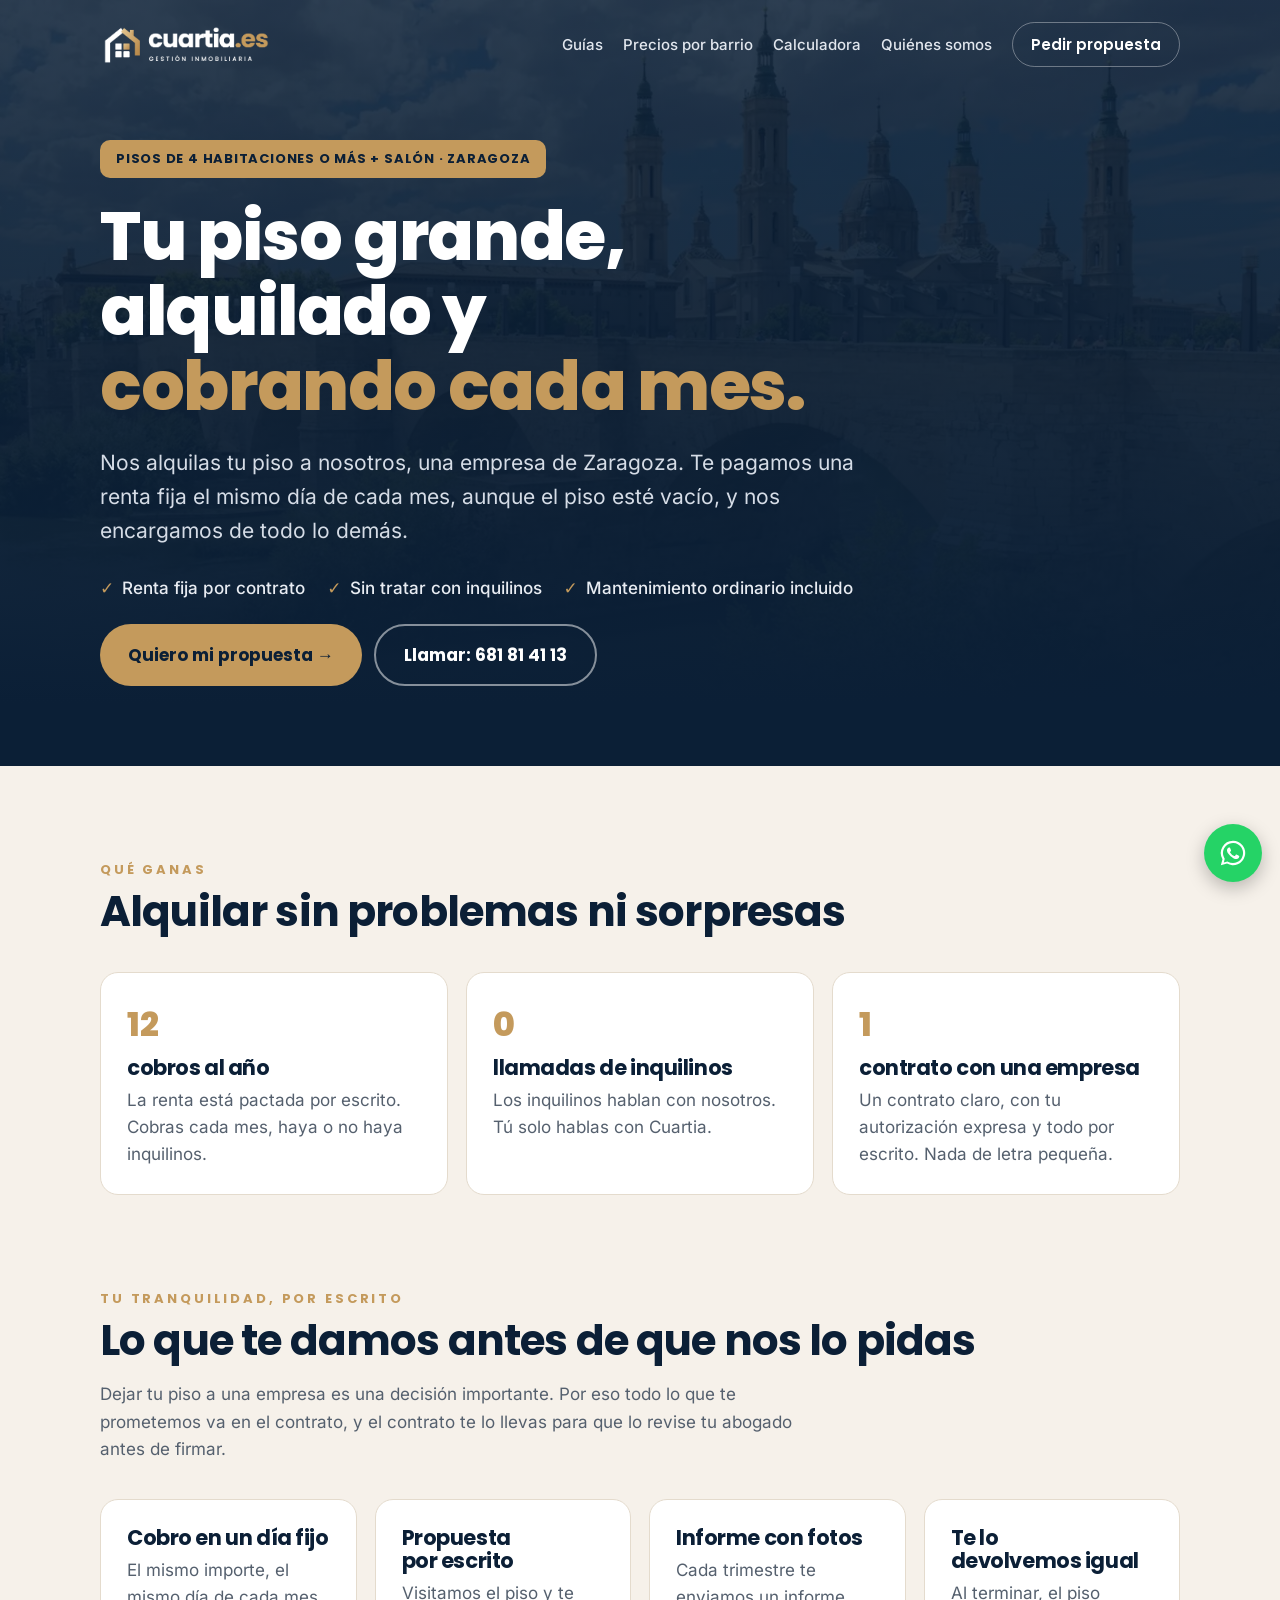
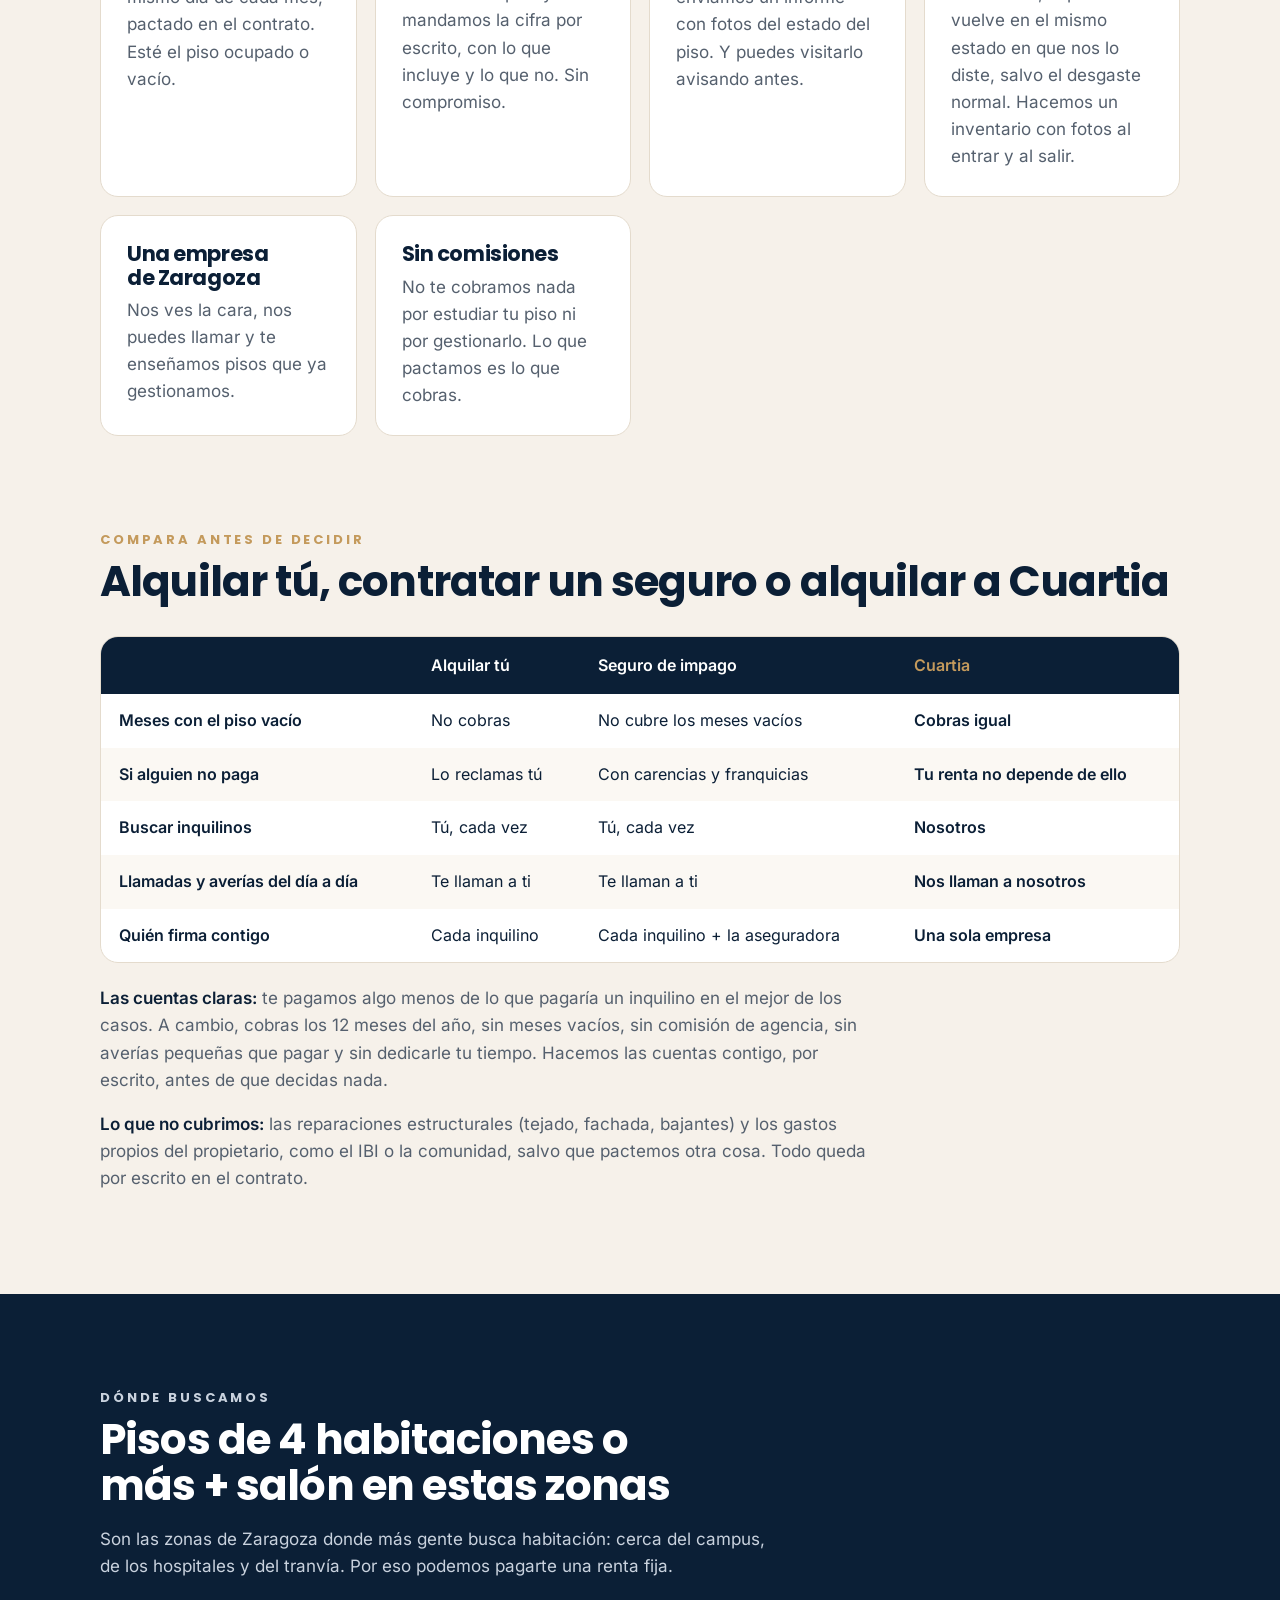
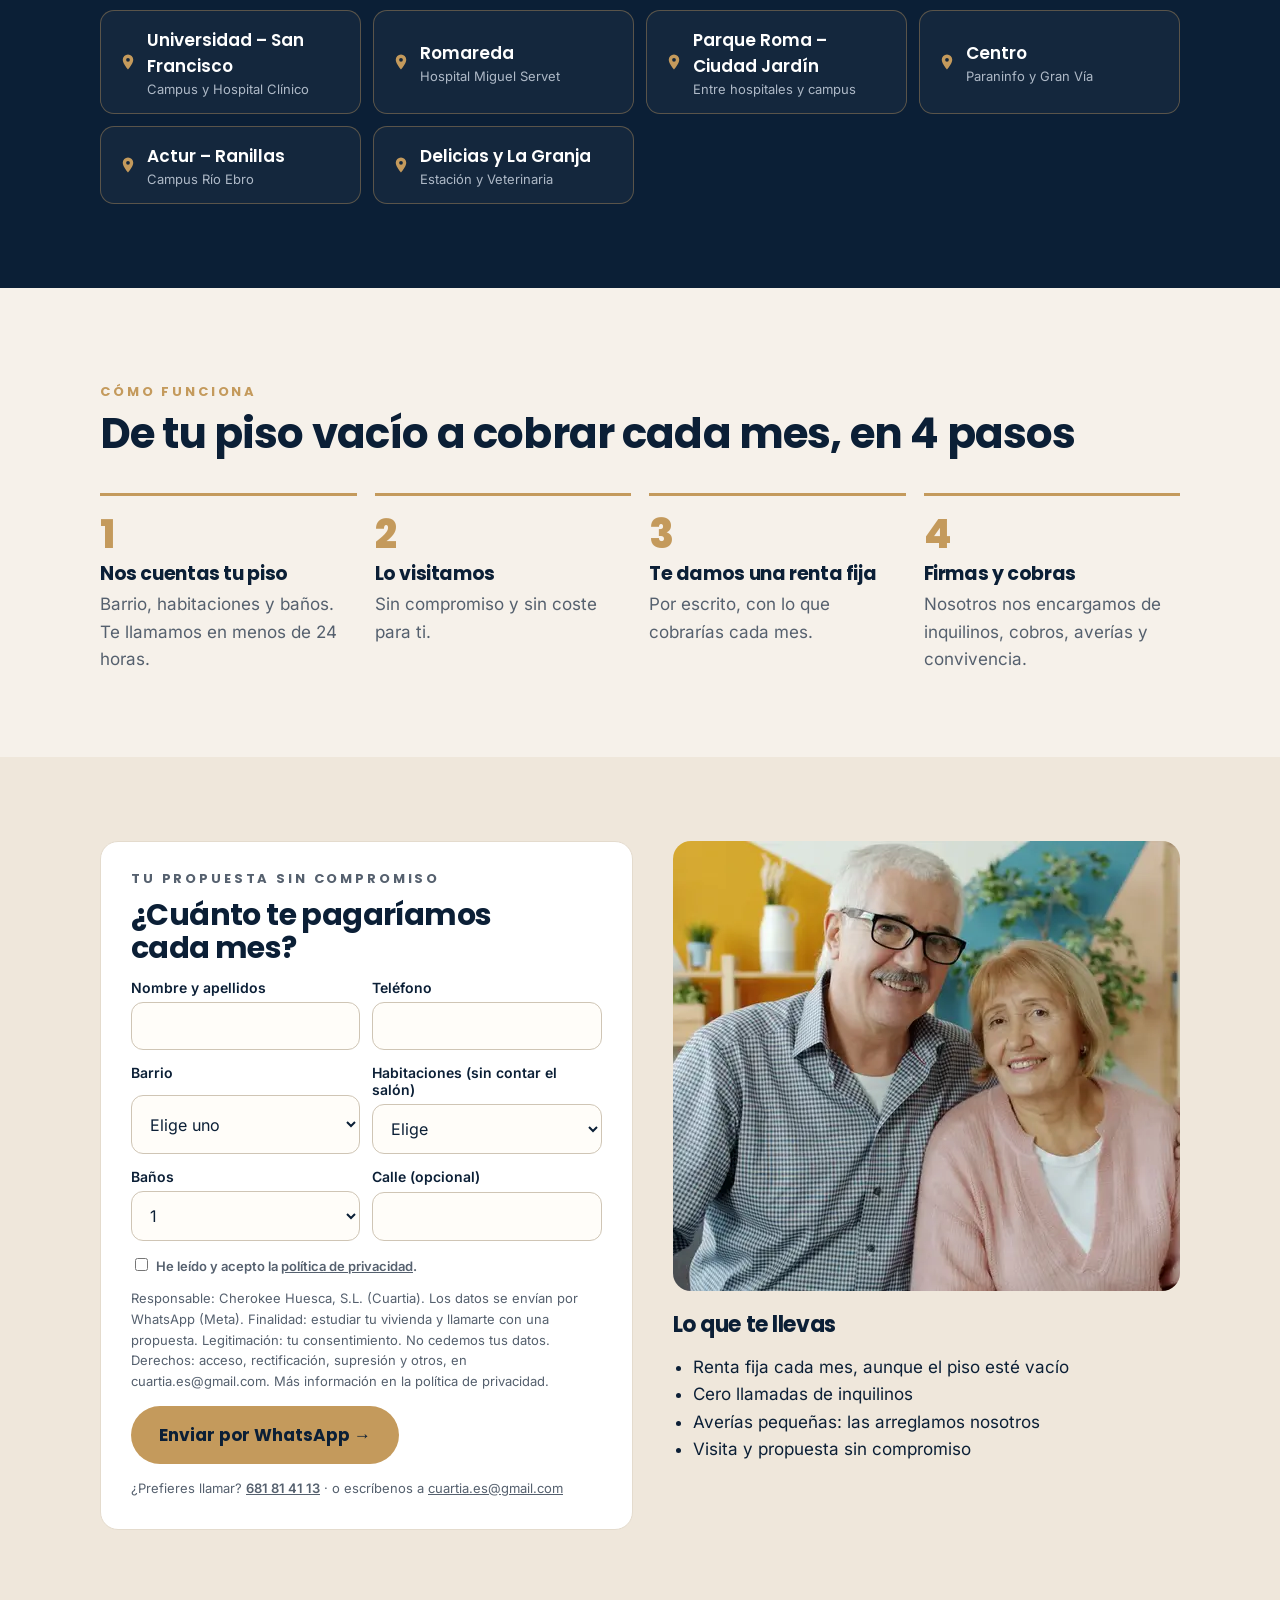
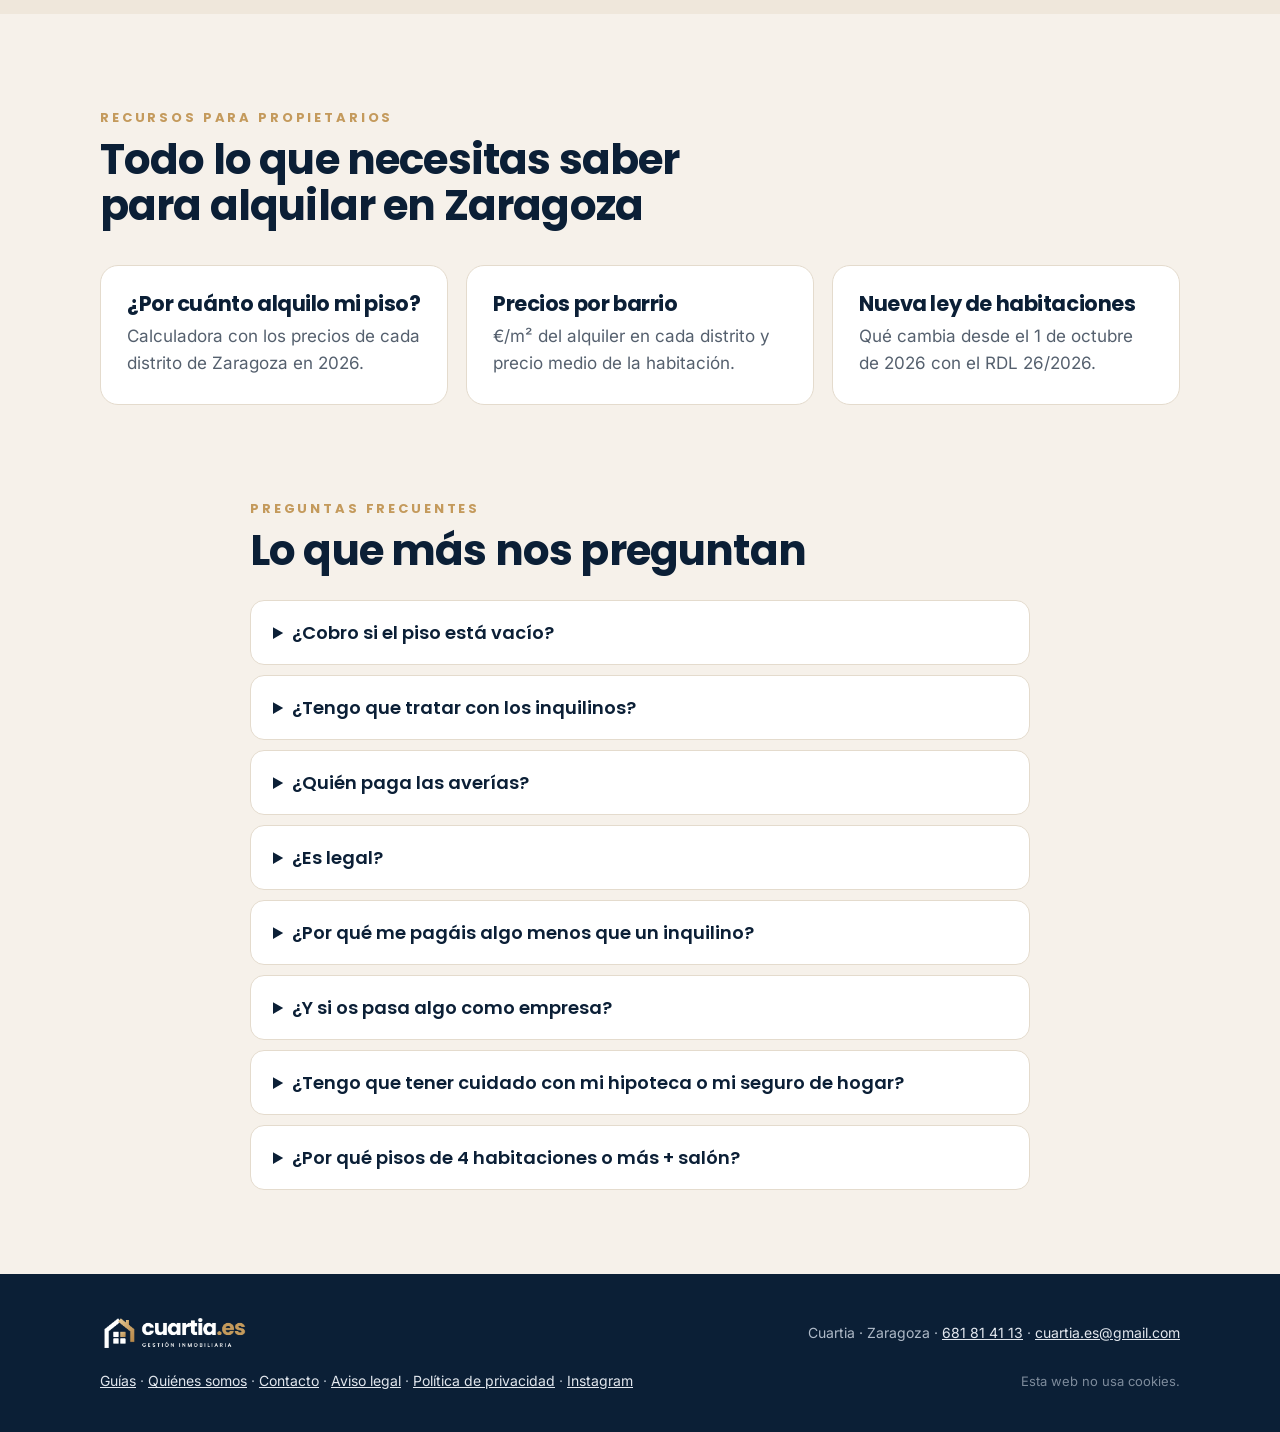
<file: index.html>
<!doctype html>
<html lang="es">
<head>
<meta charset="utf-8">
<meta name="viewport" content="width=device-width, initial-scale=1">
<title>Alquila tu piso grande en Zaragoza con renta fija | Cuartia</title>
<meta name="description" content="Alquilamos tu piso de 4 habitaciones o más + salón en Zaragoza y te pagamos una renta fija cada mes, aunque esté vacío. Nos encargamos de todo.">
<link rel="icon" href="favicon.ico" sizes="any">
<link rel="icon" type="image/png" sizes="32x32" href="img/favicon-32.png">
<link rel="icon" type="image/png" sizes="16x16" href="img/favicon-16.png">
<link rel="apple-touch-icon" href="img/apple-touch-icon.png">
<link rel="canonical" href="https://cuartia.es/">
<meta name="robots" content="index, follow, max-image-preview:large">
<meta name="theme-color" content="#0B1F36">
<meta property="og:type" content="website">
<meta property="og:locale" content="es_ES">
<meta property="og:site_name" content="Cuartia">
<meta property="og:title" content="Alquila tu piso grande en Zaragoza con renta fija | Cuartia">
<meta property="og:description" content="Pisos de 4 habitaciones o más + salón en Zaragoza: renta fija cada mes por contrato y nos encargamos de todo. Propuesta sin compromiso en 24 horas.">
<meta property="og:url" content="https://cuartia.es/">
<meta property="og:image" content="https://cuartia.es/img/og-cuartia.jpg">
<meta property="og:image:width" content="1200">
<meta property="og:image:height" content="630">
<meta name="twitter:card" content="summary_large_image">
<link rel="preload" as="image" href="img/hero-pilar-1200.webp" imagesrcset="img/hero-pilar-768.webp 768w, img/hero-pilar-1200.webp 1200w, img/hero-pilar-1920.webp 1920w" imagesizes="100vw" fetchpriority="high">
<link rel="stylesheet" href="fonts/fonts.css">
<script type="application/ld+json">{"@context":"https://schema.org","@graph":[{"@type":["Organization","RealEstateAgent"],"@id":"https://cuartia.es/#organizacion","name":"Cuartia","legalName":"Cherokee Huesca, S.L.","taxID":"B19890540","url":"https://cuartia.es/","logo":"https://cuartia.es/img/favicon-512.png","image":"https://cuartia.es/img/og-cuartia.jpg","email":"cuartia.es@gmail.com","telephone":"+34681814113","address":{"@type":"PostalAddress","streetAddress":"Calle de Antonio Maura, 29, 4.º izquierda","postalCode":"50013","addressLocality":"Zaragoza","addressRegion":"Aragón","addressCountry":"ES"},"description":"Empresa de Zaragoza especializada en pisos grandes (4, 5 o más habitaciones): alquiler con renta fija y gestión integral para propietarios.","areaServed":{"@type":"City","name":"Zaragoza","sameAs":"https://es.wikipedia.org/wiki/Zaragoza"},"sameAs":["https://www.instagram.com/cuartia.es/","https://www.facebook.com/profile.php?id=61594954588556"]},{"@type":"WebSite","@id":"https://cuartia.es/#web","url":"https://cuartia.es/","name":"Cuartia","inLanguage":"es-ES","publisher":{"@id":"https://cuartia.es/#organizacion"}},{"@type":"Service","name":"Alquiler con renta fija y gestión integral de pisos grandes","serviceType":"Gestión de alquiler","provider":{"@id":"https://cuartia.es/#organizacion"},"areaServed":{"@type":"City","name":"Zaragoza"},"audience":{"@type":"Audience","audienceType":"Propietarios de pisos de 4 habitaciones o más + salón"}}]}</script>
<style>
  :root {
    --navy: #0B1F36;
    --navy-2: #13294A;
    --gold: #C49A5C;
    --gold-dk: #A67C40;
    --cream: #F6F1EA;
    --ink: #0B1F36;
    --muted: #55606E;
    --line: #E4DBCD;
    --white: #FFFFFF;
  }
  * { box-sizing: border-box; }
  html { scroll-behavior: smooth; }
  body { margin: 0; font: 17px/1.6 Inter, "Segoe UI", system-ui, sans-serif; color: var(--ink); background: var(--cream); }
  img { max-width: 100%; display: block; }
  a { color: inherit; }
  .wrap { max-width: 1120px; margin: 0 auto; padding-inline: 20px; }
  h1, h2, h3 { font-family: Poppins, "Segoe UI", sans-serif; line-height: 1.1; letter-spacing: -0.02em; margin: 0; text-wrap: balance; }
  h2 { font-size: clamp(28px, 4.2vw, 42px); }
  .eyebrow { font: 700 13px/1 Poppins, sans-serif; letter-spacing: .22em; text-transform: uppercase; color: var(--gold); }
  .btn { display: inline-flex; align-items: center; gap: 10px; background: var(--gold); color: var(--navy); font: 700 17px Poppins, sans-serif; padding: 16px 28px; border-radius: 999px; text-decoration: none; border: 0; cursor: pointer; }
  .btn:hover { background: #D1A86B; }
  .btn:focus-visible, input:focus-visible, select:focus-visible { outline: 3px solid var(--gold); outline-offset: 2px; }

  /* Cabecera */
  header.top { position: absolute; inset: 0 0 auto 0; z-index: 2; }
  header.top .wrap { display: flex; justify-content: space-between; align-items: center; padding-block: 22px; }
  header.top img { height: 44px; width: auto; }
  header.top nav.menu { display: flex; flex-wrap: wrap; gap: 8px 20px; align-items: center; justify-content: flex-end; }
  header.top nav.menu a:not(.mini) { color: #E2E7EE; text-decoration: none; font: 500 15px Inter, sans-serif; }
  header.top nav.menu a:not(.mini):hover { color: var(--gold); }
  @media (max-width: 700px) { header.top nav.menu a:not(.mini) { display: none; } }
  header.top a.mini { color: var(--white); font: 600 15px Poppins, sans-serif; text-decoration: none; border: 1px solid rgba(255,255,255,.35); padding: 10px 18px; border-radius: 999px; }

  /* Hero */
  .hero { position: relative; background: var(--navy); color: var(--white); overflow: hidden; }
  .hero .bg { position: absolute; inset: 0; width: 100%; height: 100%; object-fit: cover; opacity: .32; }
  .hero::after { content: ""; position: absolute; inset: 0; background: linear-gradient(180deg, rgba(11,31,54,.55) 0%, var(--navy) 92%); }
  .hero .wrap { position: relative; z-index: 1; padding-block: 140px 80px; display: grid; gap: 22px; max-width: 880px; margin-left: max(20px, calc((100% - 1120px)/2)); }
  .badge { display: inline-block; background: var(--gold); color: var(--navy); font: 700 13px Poppins, sans-serif; letter-spacing: .06em; padding: 9px 16px; border-radius: 10px; justify-self: start; }
  .hero h1 { font-size: clamp(38px, 6.4vw, 68px); font-weight: 800; }
  .hero h1 em { font-style: normal; color: var(--gold); }
  .hero p.lead { font-size: clamp(18px, 2.2vw, 21px); color: #D5DCE6; max-width: 60ch; margin: 0; }
  .checks { display: flex; flex-wrap: wrap; gap: 10px 22px; list-style: none; padding: 0; margin: 6px 0 0; color: #E8ECF2; font-weight: 500; }
  .checks li::before { content: "✓"; color: var(--gold); font-weight: 700; margin-right: 8px; }

  section { padding-block: 84px; }

  /* Ventajas */
  .grid3 { display: grid; grid-template-columns: repeat(auto-fit, minmax(240px, 1fr)); gap: 18px; margin-top: 36px; }
  .card { background: var(--white); border: 1px solid var(--line); border-radius: 18px; padding: 26px; }
  .card h3 { font-size: 21px; margin-bottom: 8px; }
  .card p { margin: 0; color: var(--muted); }
  .card .n { font: 800 34px Poppins, sans-serif; color: var(--gold); display: block; margin-bottom: 6px; }

  /* Barrios */
  .dark { background: var(--navy); color: var(--white); }
  .dark p { color: #C9D2DE; }
  .barrios { display: grid; grid-template-columns: repeat(auto-fit, minmax(210px, 1fr)); gap: 12px; margin-top: 30px; }
  .barrio { border: 1px solid rgba(196,154,92,.4); background: rgba(255,255,255,.04); border-radius: 14px; padding: 16px 18px; font: 600 17px Poppins, sans-serif; display: flex; gap: 10px; align-items: center; }
  .barrio small { display: block; font: 400 13px Inter, sans-serif; color: #AEB9C7; margin-top: 2px; }
  .pin { width: 18px; height: 18px; flex: none; }

  /* Pasos */
  .steps { counter-reset: s; display: grid; grid-template-columns: repeat(auto-fit, minmax(220px, 1fr)); gap: 18px; margin-top: 36px; }
  .step { counter-increment: s; border-top: 3px solid var(--gold); padding-top: 18px; }
  .step::before { content: counter(s); font: 800 40px Poppins, sans-serif; color: var(--gold); display: block; line-height: 1; margin-bottom: 10px; }
  .step h3 { font-size: 19px; margin-bottom: 6px; }
  .step p { margin: 0; color: var(--muted); }

  /* Formulario */
  .form-wrap { display: grid; grid-template-columns: 1.05fr 1fr; gap: 40px; align-items: start; }
  @media (max-width: 860px) { .form-wrap { grid-template-columns: 1fr; } }
  form.card { display: grid; gap: 14px; padding: 30px; }
  label { font: 600 14px Inter, sans-serif; display: grid; gap: 6px; }
  input, select { font: 16px Inter, sans-serif; padding: 13px 14px; border: 1px solid #CFC5B5; border-radius: 12px; background: #FFFDF9; color: var(--ink); width: 100%; }
  .row2 { display: grid; grid-template-columns: 1fr 1fr; gap: 12px; }
  @media (max-width: 480px) { .row2 { grid-template-columns: 1fr; } }
  .legal { font-size: 13px; color: var(--muted); }
  .legal input { width: auto; margin-right: 8px; }
  .ok { display: none; background: #EAF4EC; border: 1px solid #B9D8BF; color: #1F5130; padding: 14px; border-radius: 12px; font-size: 15px; }
  .aside img { border-radius: 18px; aspect-ratio: 4/3; object-fit: cover; width: 100%; }
  .aside ul { padding-left: 20px; }

  /* FAQ */
  details { background: var(--white); border: 1px solid var(--line); border-radius: 14px; padding: 18px 22px; }
  details + details { margin-top: 10px; }
  summary { font: 600 18px Poppins, sans-serif; cursor: pointer; }
  details p { margin: 10px 0 0; color: var(--muted); }

  footer { background: var(--navy); color: #AEB9C7; font-size: 14px; padding-block: 40px; }
  footer .wrap { display: flex; flex-wrap: wrap; gap: 18px 40px; justify-content: space-between; align-items: center; }
  footer img { height: 38px; width: auto; }
  footer a { color: #E2E7EE; }

  .wa { position: fixed; right: 18px; bottom: 18px; z-index: 50; width: 58px; height: 58px; border-radius: 50%; background: #25D366; display: grid; place-items: center; box-shadow: 0 6px 18px rgba(0,0,0,.25); }
  @media (prefers-reduced-motion: reduce) { html { scroll-behavior: auto; } }
</style>
</head>
<body>

<header class="top">
  <div class="wrap">
    <a href="/"><img src="img/logo_blanco.png" alt="Cuartia, gestión inmobiliaria en Zaragoza" width="194" height="44"></a>
    <nav class="menu" aria-label="Menú principal"><a href="/guias/">Guías</a><a href="/precios-alquiler-zaragoza/">Precios por barrio</a><a href="/calculadora-alquiler-zaragoza/">Calculadora</a><a href="/quienes-somos/">Quiénes somos</a><a class="mini" href="#propuesta">Pedir propuesta</a></nav>
  </div>
</header>

<section class="hero" style="padding:0">
  <img class="bg" src="img/hero-pilar-1200.webp" srcset="img/hero-pilar-768.webp 768w, img/hero-pilar-1200.webp 1200w, img/hero-pilar-1920.webp 1920w" sizes="100vw" alt="" width="1920" height="960" fetchpriority="high">
  <div class="wrap">
    <span class="badge">PISOS DE 4 HABITACIONES O MÁS + SALÓN · ZARAGOZA</span>
    <h1>Tu piso grande, alquilado y <em>cobrando cada mes.</em></h1>
    <p class="lead">Nos alquilas tu piso a nosotros, una empresa de Zaragoza. Te pagamos una renta fija el mismo día de cada mes, aunque el piso esté vacío, y nos encargamos de todo lo demás.</p>
    <ul class="checks">
      <li>Renta fija por contrato</li>
      <li>Sin tratar con inquilinos</li>
      <li>Mantenimiento ordinario incluido</li>
    </ul>
    <div style="display:flex;flex-wrap:wrap;gap:12px"><a class="btn" href="#propuesta">Quiero mi propuesta →</a><a class="btn" style="background:transparent;color:#fff;border:2px solid rgba(255,255,255,.5)" href="tel:+34681814113">Llamar: 681 81 41 13</a></div>
  </div>
</section>

<section>
  <div class="wrap">
    <p class="eyebrow">Qué ganas</p>
    <h2>Alquilar sin problemas ni sorpresas</h2>
    <div class="grid3">
      <div class="card"><span class="n">12</span><h3>cobros al año</h3><p>La renta está pactada por escrito. Cobras cada mes, haya o no haya inquilinos.</p></div>
      <div class="card"><span class="n">0</span><h3>llamadas de inquilinos</h3><p>Los inquilinos hablan con nosotros. Tú solo hablas con Cuartia.</p></div>
      <div class="card"><span class="n">1</span><h3>contrato con una empresa</h3><p>Un contrato claro, con tu autorización expresa y todo por escrito. Nada de letra pequeña.</p></div>
    </div>
  </div>
</section>

<section style="padding-top:0">
  <div class="wrap">
    <p class="eyebrow">Tu tranquilidad, por escrito</p>
    <h2>Lo que te damos antes de que nos lo pidas</h2>
    <p style="max-width:66ch;color:var(--muted)">Dejar tu piso a una empresa es una decisión importante. Por eso todo lo que te prometemos va en el contrato, y el contrato te lo llevas para que lo revise tu abogado antes de firmar.</p>
    <div class="grid3">
      <div class="card"><h3>Cobro en un día fijo</h3><p>El mismo importe, el mismo día de cada mes, pactado en el contrato. Esté el piso ocupado o vacío.</p></div>
      <div class="card"><h3>Propuesta por escrito</h3><p>Visitamos el piso y te mandamos la cifra por escrito, con lo que incluye y lo que no. Sin compromiso.</p></div>
      <div class="card"><h3>Informe con fotos</h3><p>Cada trimestre te enviamos un informe con fotos del estado del piso. Y puedes visitarlo avisando antes.</p></div>
      <div class="card"><h3>Te lo devolvemos igual</h3><p>Al terminar, el piso vuelve en el mismo estado en que nos lo diste, salvo el desgaste normal. Hacemos un inventario con fotos al entrar y al salir.</p></div>
      <div class="card"><h3>Una empresa de Zaragoza</h3><p>Nos ves la cara, nos puedes llamar y te enseñamos pisos que ya gestionamos.</p></div>
      <div class="card"><h3>Sin comisiones</h3><p>No te cobramos nada por estudiar tu piso ni por gestionarlo. Lo que pactamos es lo que cobras.</p></div>
    </div>
  </div>
</section>

<section style="padding-top:0">
  <div class="wrap">
    <p class="eyebrow">Compara antes de decidir</p>
    <h2>Alquilar tú, contratar un seguro o alquilar a Cuartia</h2>
    <div style="overflow-x:auto;margin-top:30px">
      <table style="width:100%;min-width:640px;border-collapse:separate;border-spacing:0;background:var(--white);border:1px solid var(--line);border-radius:18px;overflow:hidden;font-size:16px">
        <thead><tr style="background:var(--navy);color:#fff;text-align:left"><th style="padding:16px 18px"></th><th style="padding:16px 18px">Alquilar tú</th><th style="padding:16px 18px">Seguro de impago</th><th style="padding:16px 18px;color:var(--gold)">Cuartia</th></tr></thead>
        <tbody>
          <tr><th style="padding:14px 18px;text-align:left">Meses con el piso vacío</th><td style="padding:14px 18px">No cobras</td><td style="padding:14px 18px">No cubre los meses vacíos</td><td style="padding:14px 18px;font-weight:600">Cobras igual</td></tr>
          <tr style="background:#FBF8F3"><th style="padding:14px 18px;text-align:left">Si alguien no paga</th><td style="padding:14px 18px">Lo reclamas tú</td><td style="padding:14px 18px">Con carencias y franquicias</td><td style="padding:14px 18px;font-weight:600">Tu renta no depende de ello</td></tr>
          <tr><th style="padding:14px 18px;text-align:left">Buscar inquilinos</th><td style="padding:14px 18px">Tú, cada vez</td><td style="padding:14px 18px">Tú, cada vez</td><td style="padding:14px 18px;font-weight:600">Nosotros</td></tr>
          <tr style="background:#FBF8F3"><th style="padding:14px 18px;text-align:left">Llamadas y averías del día a día</th><td style="padding:14px 18px">Te llaman a ti</td><td style="padding:14px 18px">Te llaman a ti</td><td style="padding:14px 18px;font-weight:600">Nos llaman a nosotros</td></tr>
          <tr><th style="padding:14px 18px;text-align:left">Quién firma contigo</th><td style="padding:14px 18px">Cada inquilino</td><td style="padding:14px 18px">Cada inquilino + la aseguradora</td><td style="padding:14px 18px;font-weight:600">Una sola empresa</td></tr>
        </tbody>
      </table>
    </div>
    <p style="max-width:70ch;color:var(--muted);margin-top:22px"><strong style="color:var(--ink)">Las cuentas claras:</strong> te pagamos algo menos de lo que pagaría un inquilino en el mejor de los casos. A cambio, cobras los 12 meses del año, sin meses vacíos, sin comisión de agencia, sin averías pequeñas que pagar y sin dedicarle tu tiempo. Hacemos las cuentas contigo, por escrito, antes de que decidas nada.</p>
    <p style="max-width:70ch;color:var(--muted)"><strong style="color:var(--ink)">Lo que no cubrimos:</strong> las reparaciones estructurales (tejado, fachada, bajantes) y los gastos propios del propietario, como el IBI o la comunidad, salvo que pactemos otra cosa. Todo queda por escrito en el contrato.</p>
  </div>
</section>

<section class="dark">
  <div class="wrap">
    <p class="eyebrow">Dónde buscamos</p>
    <h2>Pisos de 4 habitaciones o más + salón en estas zonas</h2>
    <p style="max-width:62ch">Son las zonas de Zaragoza donde más gente busca habitación: cerca del campus, de los hospitales y del tranvía. Por eso podemos pagarte una renta fija.</p>
    <div class="barrios">
      <div class="barrio"><svg class="pin" viewBox="0 0 24 24" fill="#C49A5C"><path d="M12 2a7 7 0 0 0-7 7c0 5.2 7 13 7 13s7-7.8 7-13a7 7 0 0 0-7-7Zm0 9.5a2.5 2.5 0 1 1 0-5 2.5 2.5 0 0 1 0 5Z"/></svg><span>Universidad – San Francisco<small>Campus y Hospital Clínico</small></span></div>
      <div class="barrio"><svg class="pin" viewBox="0 0 24 24" fill="#C49A5C"><path d="M12 2a7 7 0 0 0-7 7c0 5.2 7 13 7 13s7-7.8 7-13a7 7 0 0 0-7-7Zm0 9.5a2.5 2.5 0 1 1 0-5 2.5 2.5 0 0 1 0 5Z"/></svg><span>Romareda<small>Hospital Miguel Servet</small></span></div>
      <div class="barrio"><svg class="pin" viewBox="0 0 24 24" fill="#C49A5C"><path d="M12 2a7 7 0 0 0-7 7c0 5.2 7 13 7 13s7-7.8 7-13a7 7 0 0 0-7-7Zm0 9.5a2.5 2.5 0 1 1 0-5 2.5 2.5 0 0 1 0 5Z"/></svg><span>Parque Roma – Ciudad Jardín<small>Entre hospitales y campus</small></span></div>
      <div class="barrio"><svg class="pin" viewBox="0 0 24 24" fill="#C49A5C"><path d="M12 2a7 7 0 0 0-7 7c0 5.2 7 13 7 13s7-7.8 7-13a7 7 0 0 0-7-7Zm0 9.5a2.5 2.5 0 1 1 0-5 2.5 2.5 0 0 1 0 5Z"/></svg><span>Centro<small>Paraninfo y Gran Vía</small></span></div>
      <div class="barrio"><svg class="pin" viewBox="0 0 24 24" fill="#C49A5C"><path d="M12 2a7 7 0 0 0-7 7c0 5.2 7 13 7 13s7-7.8 7-13a7 7 0 0 0-7-7Zm0 9.5a2.5 2.5 0 1 1 0-5 2.5 2.5 0 0 1 0 5Z"/></svg><span>Actur – Ranillas<small>Campus Río Ebro</small></span></div>
      <div class="barrio"><svg class="pin" viewBox="0 0 24 24" fill="#C49A5C"><path d="M12 2a7 7 0 0 0-7 7c0 5.2 7 13 7 13s7-7.8 7-13a7 7 0 0 0-7-7Zm0 9.5a2.5 2.5 0 1 1 0-5 2.5 2.5 0 0 1 0 5Z"/></svg><span>Delicias y La Granja<small>Estación y Veterinaria</small></span></div>
    </div>
  </div>
</section>

<section>
  <div class="wrap">
    <p class="eyebrow">Cómo funciona</p>
    <h2>De tu piso vacío a cobrar cada mes, en 4 pasos</h2>
    <div class="steps">
      <div class="step"><h3>Nos cuentas tu piso</h3><p>Barrio, habitaciones y baños. Te llamamos en menos de 24 horas.</p></div>
      <div class="step"><h3>Lo visitamos</h3><p>Sin compromiso y sin coste para ti.</p></div>
      <div class="step"><h3>Te damos una renta fija</h3><p>Por escrito, con lo que cobrarías cada mes.</p></div>
      <div class="step"><h3>Firmas y cobras</h3><p>Nosotros nos encargamos de inquilinos, cobros, averías y convivencia.</p></div>
    </div>
  </div>
</section>

<section id="propuesta" style="background:#EFE7DB">
  <div class="wrap form-wrap">
    <form class="card" id="f" novalidate>
      <p class="eyebrow">Tu propuesta sin compromiso</p>
      <h2 style="font-size:30px">¿Cuánto te pagaríamos cada mes?</h2>
      <div class="row2">
        <label for="nombre">Nombre y apellidos<input id="nombre" name="nombre" autocomplete="name" required></label>
        <label for="tel">Teléfono<input id="tel" name="tel" type="tel" autocomplete="tel" required></label>
      </div>
      <div class="row2">
        <label for="barrio">Barrio
          <select id="barrio" name="barrio" required>
            <option value="">Elige uno</option>
            <option>Universidad – San Francisco</option><option>Romareda</option><option>Parque Roma – Ciudad Jardín</option><option>Centro</option><option>Actur – Ranillas</option><option>Delicias</option><option>La Granja – San José</option><option>Otro</option>
          </select>
        </label>
        <label for="hab">Habitaciones (sin contar el salón)
          <select id="hab" name="hab" required>
            <option value="">Elige</option><option>3 o menos</option><option>4 + salón</option><option>5 + salón</option><option>6 o más + salón</option>
          </select>
        </label>
      </div>
      <div class="row2">
        <label for="banos">Baños
          <select id="banos" name="banos"><option>1</option><option>2 o más</option></select>
        </label>
        <label for="calle">Calle (opcional)<input id="calle" name="calle" autocomplete="street-address"></label>
      </div>
      <label class="legal" style="display:block"><input type="checkbox" id="acepto" required>He leído y acepto la <a href="privacidad.html" target="_blank" rel="noopener">política de privacidad</a>.</label>
      <p class="legal" style="margin:0">Responsable: Cherokee Huesca, S.L. (Cuartia). Los datos se envían por WhatsApp (Meta). Finalidad: estudiar tu vivienda y llamarte con una propuesta. Legitimación: tu consentimiento. No cedemos tus datos. Derechos: acceso, rectificación, supresión y otros, en cuartia.es@gmail.com. Más información en la política de privacidad.</p>
      <button class="btn" type="submit" style="justify-self:start">Enviar por WhatsApp →</button>
      <p class="legal" style="margin:0">¿Prefieres llamar? <a href="tel:+34681814113"><b>681 81 41 13</b></a> · o escríbenos a <a href="mailto:cuartia.es@gmail.com">cuartia.es@gmail.com</a></p>
      <p class="ok" id="ok">Se ha abierto WhatsApp con tus datos: pulsa «Enviar» y te llamamos en menos de 24 horas. Si no se abre, llámanos al <a href="tel:+34681814113"><b>681 81 41 13</b></a>.</p>
      <p class="legal" id="err" style="color:#9A2E2E;display:none"></p>
    </form>
    <div class="aside">
      <img src="img/t2_relax_mayores-800.webp" alt="Pareja de propietarios tranquilos en su casa" loading="lazy" width="800" height="450">
      <h3 style="margin-top:22px;font-size:22px">Lo que te llevas</h3>
      <ul>
        <li>Renta fija cada mes, aunque el piso esté vacío</li>
        <li>Cero llamadas de inquilinos</li>
        <li>Averías pequeñas: las arreglamos nosotros</li>
        <li>Visita y propuesta sin compromiso</li>
      </ul>
    </div>
  </div>
</section>

<section style="padding-bottom:0">
  <div class="wrap">
    <p class="eyebrow">Recursos para propietarios</p>
    <h2>Todo lo que necesitas saber para alquilar en Zaragoza</h2>
    <div class="grid3">
      <a class="card" style="text-decoration:none" href="/calculadora-alquiler-zaragoza/"><h3>¿Por cuánto alquilo mi piso?</h3><p>Calculadora con los precios de cada distrito de Zaragoza en 2026.</p></a>
      <a class="card" style="text-decoration:none" href="/precios-alquiler-zaragoza/"><h3>Precios por barrio</h3><p>€/m² del alquiler en cada distrito y precio medio de la habitación.</p></a>
      <a class="card" style="text-decoration:none" href="/guias/nueva-ley-alquiler-habitaciones-rdl-26-2026/"><h3>Nueva ley de habitaciones</h3><p>Qué cambia desde el 1 de octubre de 2026 con el RDL 26/2026.</p></a>
    </div>
  </div>
</section>

<section>
  <div class="wrap" style="max-width:820px">
    <p class="eyebrow">Preguntas frecuentes</p>
    <h2 style="margin-bottom:26px">Lo que más nos preguntan</h2>
    <details><summary>¿Cobro si el piso está vacío?</summary><p>Sí. La renta es fija y está pactada por contrato: cobras el mismo día de cada mes, haya o no haya inquilinos.</p></details>
    <details><summary>¿Tengo que tratar con los inquilinos?</summary><p>No. Buscamos, seleccionamos y gestionamos a los inquilinos. Tú solo hablas con Cuartia.</p></details>
    <details><summary>¿Quién paga las averías?</summary><p>El mantenimiento ordinario lo gestionamos y pagamos nosotros. Las reparaciones estructurales, como en cualquier alquiler, son del propietario; lo dejamos todo por escrito.</p></details>
    <details><summary>¿Es legal?</summary><p>Sí. Se hace con tu autorización expresa y por escrito, con un contrato claro entre tú y nuestra empresa.</p></details>
    <details><summary>¿Por qué me pagáis algo menos que un inquilino?</summary><p>Porque asumimos los meses vacíos, la búsqueda de inquilinos, las averías del día a día y la gestión. Con un alquiler normal cobras 12 meses sobre el papel, pero si restas los meses vacíos, la comisión, las averías y tu tiempo, suele quedar menos. Te lo ponemos por escrito para que lo compares.</p></details>
    <details><summary>¿Y si os pasa algo como empresa?</summary><p>Es una pregunta lógica y te la respondemos por escrito: el contrato recoge qué pasa si dejamos de pagar, cómo recuperas el piso y en qué plazos. Además te damos los datos de la empresa y te enseñamos pisos que ya gestionamos.</p></details>
    <details><summary>¿Tengo que tener cuidado con mi hipoteca o mi seguro de hogar?</summary><p>Conviene revisarlo: algunas pólizas piden avisar si el piso se alquila por habitaciones. Te ayudamos a comprobarlo antes de firmar.</p></details>
    <details><summary>¿Por qué pisos de 4 habitaciones o más + salón?</summary><p>Porque el salón puede ser una habitación más, y los pisos grandes son los que más demanda tienen por habitaciones en Zaragoza, y eso nos permite pagarte una renta fija y estable.</p></details>
  </div>
</section>

<footer>
  <div class="wrap">
    <img src="img/logo_blanco.png" alt="Cuartia">
    <div>Cuartia · Zaragoza · <a href="tel:+34681814113">681 81 41 13</a> · <a href="mailto:cuartia.es@gmail.com">cuartia.es@gmail.com</a></div>
    <div><a href="/guias/">Guías</a> · <a href="/quienes-somos/">Quiénes somos</a> · <a href="/contacto/">Contacto</a> · <a href="aviso-legal.html">Aviso legal</a> · <a href="privacidad.html">Política de privacidad</a> · <a href="https://www.instagram.com/cuartia.es/" target="_blank" rel="noopener">Instagram</a></div>
    <div style="opacity:.7;font-size:13px">Esta web no usa cookies.</div>
  </div>
</footer>
<a class="wa" href="https://wa.me/34681814113?text=Hola%2C%20tengo%20un%20piso%20en%20Zaragoza%20y%20quiero%20informaci%C3%B3n%20sobre%20Cuartia." target="_blank" rel="noopener" aria-label="Escríbenos por WhatsApp"><svg viewBox="0 0 32 32" width="30" height="30" fill="#fff" aria-hidden="true"><path d="M16 3a13 13 0 0 0-11.2 19.6L3 29l6.6-1.7A13 13 0 1 0 16 3Zm0 23.7a10.7 10.7 0 0 1-5.5-1.5l-.4-.2-3.9 1 1-3.8-.2-.4A10.7 10.7 0 1 1 16 26.7Zm5.9-8c-.3-.2-1.9-.9-2.2-1s-.5-.2-.7.2-.8 1-1 1.2-.4.2-.7.1a8.8 8.8 0 0 1-4.4-3.8c-.3-.6.3-.5 1-1.7.1-.2 0-.4 0-.6l-1-2.4c-.3-.6-.5-.5-.7-.5h-.6a1.2 1.2 0 0 0-.9.4 3.6 3.6 0 0 0-1.1 2.7 6.3 6.3 0 0 0 1.3 3.3 14.4 14.4 0 0 0 5.5 4.9c2 .9 2.8.9 3.8.8a3.3 3.3 0 0 0 2.2-1.5 2.7 2.7 0 0 0 .2-1.5c-.1-.2-.3-.2-.6-.4Z"/></svg></a>

<script>
  const f = document.getElementById('f');
  let enviando = false;
  f.addEventListener('submit', (e) => {
    e.preventDefault();
    if (enviando) return;
    const err = document.getElementById('err');
    const v = (id) => document.getElementById(id).value.trim();
    if (!v('nombre') || !v('tel') || !v('barrio') || !v('hab')) { err.textContent = 'Rellena nombre, teléfono, barrio y habitaciones.'; err.style.display = 'block'; return; }
    if (!document.getElementById('acepto').checked) { err.textContent = 'Marca la casilla de la política de privacidad para continuar.'; err.style.display = 'block'; return; }
    err.style.display = 'none';
    enviando = true;
    const cuerpo = `Nombre: ${v('nombre')}\nTeléfono: ${v('tel')}\nBarrio: ${v('barrio')}\nHabitaciones: ${v('hab')}\nBaños: ${v('banos')}\nCalle: ${v('calle') || '-'}`;
    window.open('https://wa.me/34681814113?text=' + encodeURIComponent('Hola, quiero una propuesta de Cuartia para mi piso.\n' + cuerpo), '_blank', 'noopener');
    document.getElementById('ok').style.display = 'block';
    setTimeout(() => { enviando = false; }, 3000);
  });
</script>
</body>
</html>
</file>
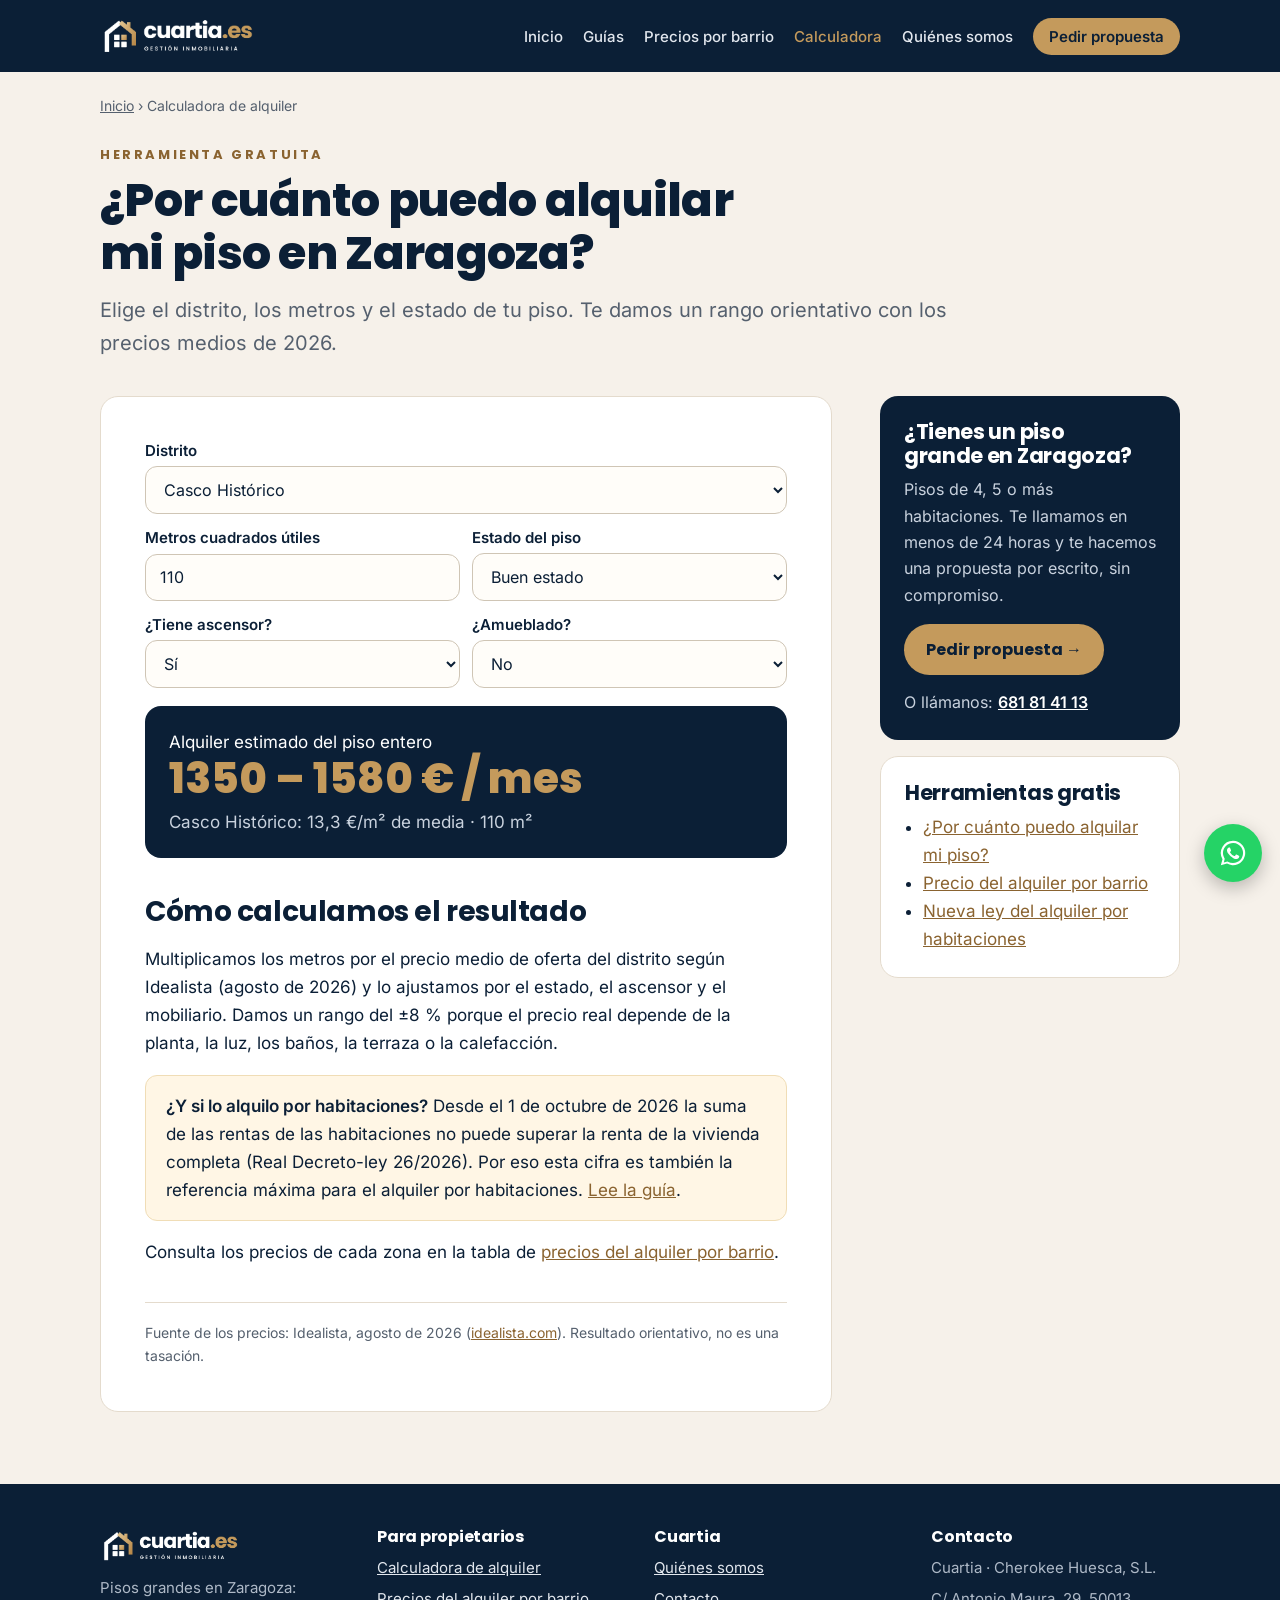
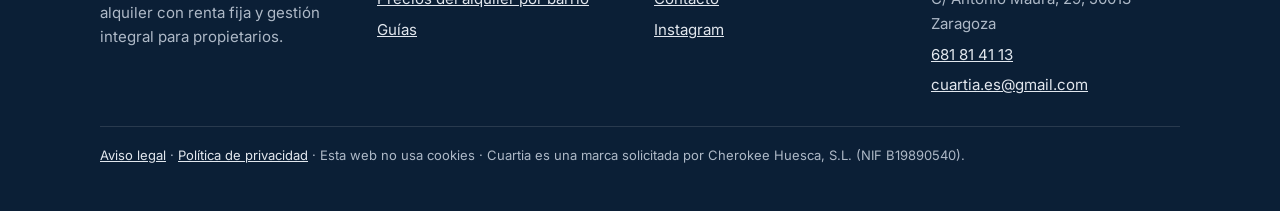
<file: calculadora-alquiler-zaragoza/index.html>
<!doctype html>
<html lang="es">
<head>
<meta charset="utf-8">
<meta name="viewport" content="width=device-width, initial-scale=1">
<title>Calculadora de alquiler en Zaragoza: ¿por cuánto alquilar tu piso? | Cuartia</title>
<meta name="description" content="Calcula gratis por cuánto se alquilaría tu piso en Zaragoza según el distrito, los metros y el estado, con los precios de Idealista de 2026.">
<link rel="canonical" href="https://cuartia.es/calculadora-alquiler-zaragoza/">
<meta name="robots" content="index, follow, max-image-preview:large">
<meta name="theme-color" content="#0B1F36">
<meta property="og:type" content="website">
<meta property="og:locale" content="es_ES">
<meta property="og:site_name" content="Cuartia">
<meta property="og:title" content="Calculadora de alquiler en Zaragoza: ¿por cuánto alquilar tu piso? | Cuartia">
<meta property="og:description" content="Calcula gratis por cuánto se alquilaría tu piso en Zaragoza según el distrito, los metros y el estado, con los precios de Idealista de 2026.">
<meta property="og:url" content="https://cuartia.es/calculadora-alquiler-zaragoza/">
<meta property="og:image" content="https://cuartia.es/img/og-cuartia.jpg">
<meta property="og:image:width" content="1200">
<meta property="og:image:height" content="630">
<meta name="twitter:card" content="summary_large_image">
<link rel="icon" href="/favicon.ico" sizes="any">
<link rel="icon" type="image/png" sizes="32x32" href="/img/favicon-32.png">
<link rel="apple-touch-icon" href="/img/apple-touch-icon.png">
<link rel="preload" href="/fonts/Poppins-800.woff2" as="font" type="font/woff2" crossorigin>
<link rel="stylesheet" href="/fonts/fonts.css">
<link rel="stylesheet" href="/css/site.css">
<script type="application/ld+json">{"@context":"https://schema.org","@graph":[{"@type":["Organization","RealEstateAgent"],"@id":"https://cuartia.es/#organizacion","name":"Cuartia","legalName":"Cherokee Huesca, S.L.","taxID":"B19890540","url":"https://cuartia.es/","logo":"https://cuartia.es/img/favicon-512.png","image":"https://cuartia.es/img/og-cuartia.jpg","email":"cuartia.es@gmail.com","telephone":"+34681814113","description":"Empresa de Zaragoza especializada en pisos grandes (4, 5 o más habitaciones): alquiler con renta fija y gestión integral para propietarios.","address":{"@type":"PostalAddress","streetAddress":"Calle de Antonio Maura, 29, 4.º izquierda","postalCode":"50013","addressLocality":"Zaragoza","addressRegion":"Aragón","addressCountry":"ES"},"areaServed":{"@type":"City","name":"Zaragoza","sameAs":"https://es.wikipedia.org/wiki/Zaragoza"},"sameAs":["https://www.instagram.com/cuartia.es/","https://www.facebook.com/profile.php?id=61594954588556"]},{"@type":"WebSite","@id":"https://cuartia.es/#web","url":"https://cuartia.es/","name":"Cuartia","inLanguage":"es-ES","publisher":{"@id":"https://cuartia.es/#organizacion"}},{"@type":"BreadcrumbList","itemListElement":[{"@type":"ListItem","position":1,"name":"Inicio","item":"https://cuartia.es/"},{"@type":"ListItem","position":2,"name":"Calculadora de alquiler","item":"https://cuartia.es/calculadora-alquiler-zaragoza/"}]},{"@type":"WebApplication","name":"Calculadora de alquiler en Zaragoza","url":"https://cuartia.es/calculadora-alquiler-zaragoza/","applicationCategory":"FinanceApplication","operatingSystem":"Web","offers":{"@type":"Offer","price":"0","priceCurrency":"EUR"},"provider":{"@id":"https://cuartia.es/#organizacion"}}]}</script>
</head>
<body>
<header class="top"><div class="wrap">
  <a class="logo" href="/"><img src="/img/logo_blanco.png" alt="Cuartia, gestión inmobiliaria en Zaragoza" width="176" height="40"></a>
  <nav class="menu" aria-label="Menú principal"><a href="/">Inicio</a><a href="/guias/">Guías</a><a href="/precios-alquiler-zaragoza/">Precios por barrio</a><a href="/calculadora-alquiler-zaragoza/" aria-current="page">Calculadora</a><a href="/quienes-somos/">Quiénes somos</a><a class="cta" href="/#propuesta">Pedir propuesta</a></nav>
</div></header>
<main>
<div class="wrap">
<nav class="crumbs" aria-label="Estás en"><a href="/">Inicio</a> › <span>Calculadora de alquiler</span></nav>
<div class="page-head">
  <p class="eyebrow">Herramienta gratuita</p>
  <h1>¿Por cuánto puedo alquilar mi piso en Zaragoza?</h1>
  <p class="lead">Elige el distrito, los metros y el estado de tu piso. Te damos un rango orientativo con los precios medios de 2026.</p>
  
</div>
<div class="layout">
<article>
  <form class="calc" id="calc" onsubmit="return false">
    <label for="distrito">Distrito<select id="distrito"><option value="13.3">Casco Histórico</option><option value="12.8">Centro</option><option value="12.7">Universidad – San Francisco</option><option value="12.5">Arrabal – Barrio Jesús</option><option value="12.3">Las Fuentes</option><option value="12.3">Oliver – Valdefierro</option><option value="12.3">Torrero – La Paz</option><option value="12.2">Miraflores – San José</option><option value="12">Delicias</option><option value="11.9">Universidad – Romareda</option><option value="12.3">Otro barrio (media de Zaragoza)</option></select></label>
    <div class="row2">
      <label for="m2">Metros cuadrados útiles<input id="m2" type="number" inputmode="numeric" min="30" max="400" value="110"></label>
      <label for="estado">Estado del piso<select id="estado">
        <option value="0.9">Para reformar</option>
        <option value="1" selected>Buen estado</option>
        <option value="1.08">Reformado</option>
      </select></label>
    </div>
    <div class="row2">
      <label for="ascensor">¿Tiene ascensor?<select id="ascensor"><option value="1">Sí</option><option value="0.95">No</option></select></label>
      <label for="amueblado">¿Amueblado?<select id="amueblado"><option value="1">No</option><option value="1.04">Sí</option></select></label>
    </div>
  </form>
  <div class="result" id="res" aria-live="polite" style="margin-top:18px">
    <div>Alquiler estimado del piso entero</div>
    <div class="big" id="rango">–</div>
    <p id="detalle"></p>
  </div>

  <h2>Cómo calculamos el resultado</h2>
  <p>Multiplicamos los metros por el precio medio de oferta del distrito según Idealista (agosto de 2026) y lo ajustamos por el estado, el ascensor y el mobiliario. Damos un rango del ±8 % porque el precio real depende de la planta, la luz, los baños, la terraza o la calefacción.</p>
  <p class="note"><strong>¿Y si lo alquilo por habitaciones?</strong> Desde el 1 de octubre de 2026 la suma de las rentas de las habitaciones no puede superar la renta de la vivienda completa (Real Decreto-ley 26/2026). Por eso esta cifra es también la referencia máxima para el alquiler por habitaciones. <a href="/guias/nueva-ley-alquiler-habitaciones-rdl-26-2026/">Lee la guía</a>.</p>
  <p>Consulta los precios de cada zona en la tabla de <a href="/precios-alquiler-zaragoza/">precios del alquiler por barrio</a>.</p>
  <div class="sources">Fuente de los precios: Idealista, agosto de 2026 (<a href="https://www.idealista.com/sala-de-prensa/informes-precio-vivienda/alquiler/aragon/zaragoza-provincia/zaragoza/" rel="noopener">idealista.com</a>). Resultado orientativo, no es una tasación.</div>
</article>
<aside class="side">
  <div class="box">
    <h2>¿Tienes un piso grande en Zaragoza?</h2>
    <p>Pisos de 4, 5 o más habitaciones. Te llamamos en menos de 24 horas y te hacemos una propuesta por escrito, sin compromiso.</p>
    <a class="btn" href="/#propuesta">Pedir propuesta →</a>
    <p style="margin:14px 0 0">O llámanos: <a href="tel:+34681814113" style="color:#fff"><strong>681 81 41 13</strong></a></p>
  </div>
  <div class="box light">
    <h3>Herramientas gratis</h3>
    <ul>
      <li><a href="/calculadora-alquiler-zaragoza/">¿Por cuánto puedo alquilar mi piso?</a></li>
      <li><a href="/precios-alquiler-zaragoza/">Precio del alquiler por barrio</a></li>
      <li><a href="/guias/nueva-ley-alquiler-habitaciones-rdl-26-2026/">Nueva ley del alquiler por habitaciones</a></li>
    </ul>
  </div>
</aside>
</div>
</div>
</main>
<footer class="site"><div class="wrap">
  <div class="cols">
    <div><a class="logo" href="/"><img src="/img/logo_blanco.png" alt="Cuartia" width="158" height="36"></a>
      <p style="margin:0">Pisos grandes en Zaragoza: alquiler con renta fija y gestión integral para propietarios.</p></div>
    <div><h2>Para propietarios</h2><ul>
      <li><a href="/calculadora-alquiler-zaragoza/">Calculadora de alquiler</a></li>
      <li><a href="/precios-alquiler-zaragoza/">Precios del alquiler por barrio</a></li>
      <li><a href="/guias/">Guías</a></li></ul></div>
    <div><h2>Cuartia</h2><ul>
      <li><a href="/quienes-somos/">Quiénes somos</a></li>
      <li><a href="/contacto/">Contacto</a></li>
      <li><a href="https://www.instagram.com/cuartia.es/" rel="noopener">Instagram</a></li></ul></div>
    <div><h2>Contacto</h2><ul>
      <li>Cuartia · Cherokee Huesca, S.L.</li>
      <li>C/ Antonio Maura, 29, 50013 Zaragoza</li>
      <li><a href="tel:+34681814113">681 81 41 13</a></li>
      <li><a href="mailto:cuartia.es@gmail.com">cuartia.es@gmail.com</a></li></ul></div>
  </div>
  <div class="legal"><a href="/aviso-legal.html">Aviso legal</a> · <a href="/privacidad.html">Política de privacidad</a> · Esta web no usa cookies · Cuartia es una marca solicitada por Cherokee Huesca, S.L. (NIF B19890540).</div>
</div></footer>
<a class="wa" href="https://wa.me/34681814113?text=Hola%2C%20tengo%20un%20piso%20en%20Zaragoza%20y%20quiero%20informaci%C3%B3n%20sobre%20Cuartia." target="_blank" rel="noopener" aria-label="Escríbenos por WhatsApp"><svg viewBox="0 0 32 32" width="30" height="30" fill="#fff" aria-hidden="true"><path d="M16 3a13 13 0 0 0-11.2 19.6L3 29l6.6-1.7A13 13 0 1 0 16 3Zm0 23.7a10.7 10.7 0 0 1-5.5-1.5l-.4-.2-3.9 1 1-3.8-.2-.4A10.7 10.7 0 1 1 16 26.7Zm5.9-8c-.3-.2-1.9-.9-2.2-1s-.5-.2-.7.2-.8 1-1 1.2-.4.2-.7.1a8.8 8.8 0 0 1-4.4-3.8c-.3-.6.3-.5 1-1.7.1-.2 0-.4 0-.6l-1-2.4c-.3-.6-.5-.5-.7-.5h-.6a1.2 1.2 0 0 0-.9.4 3.6 3.6 0 0 0-1.1 2.7 6.3 6.3 0 0 0 1.3 3.3 14.4 14.4 0 0 0 5.5 4.9c2 .9 2.8.9 3.8.8a3.3 3.3 0 0 0 2.2-1.5 2.7 2.7 0 0 0 .2-1.5c-.1-.2-.3-.2-.6-.4Z"/></svg></a>
<script>
(function () {
  var f = document.getElementById('calc');
  function fmt(n) { return Math.round(n / 10) * 10; }
  function calcular() {
    var p = parseFloat(document.getElementById('distrito').value);
    var m = parseFloat(document.getElementById('m2').value) || 0;
    var k = parseFloat(document.getElementById('estado').value) * parseFloat(document.getElementById('ascensor').value) * parseFloat(document.getElementById('amueblado').value);
    if (m < 30 || m > 400) { document.getElementById('rango').textContent = '–'; document.getElementById('detalle').textContent = 'Introduce entre 30 y 400 m².'; return; }
    var base = p * m * k;
    document.getElementById('rango').textContent = fmt(base * 0.92).toLocaleString('es-ES') + ' – ' + fmt(base * 1.08).toLocaleString('es-ES') + ' € / mes';
    var d = document.getElementById('distrito');
    document.getElementById('detalle').textContent = d.options[d.selectedIndex].text + ': ' + p.toLocaleString('es-ES') + ' €/m² de media · ' + m + ' m²';
  }
  f.addEventListener('input', calcular);
  f.addEventListener('change', calcular);
  calcular();
})();
</script>
</body>
</html>
</file>
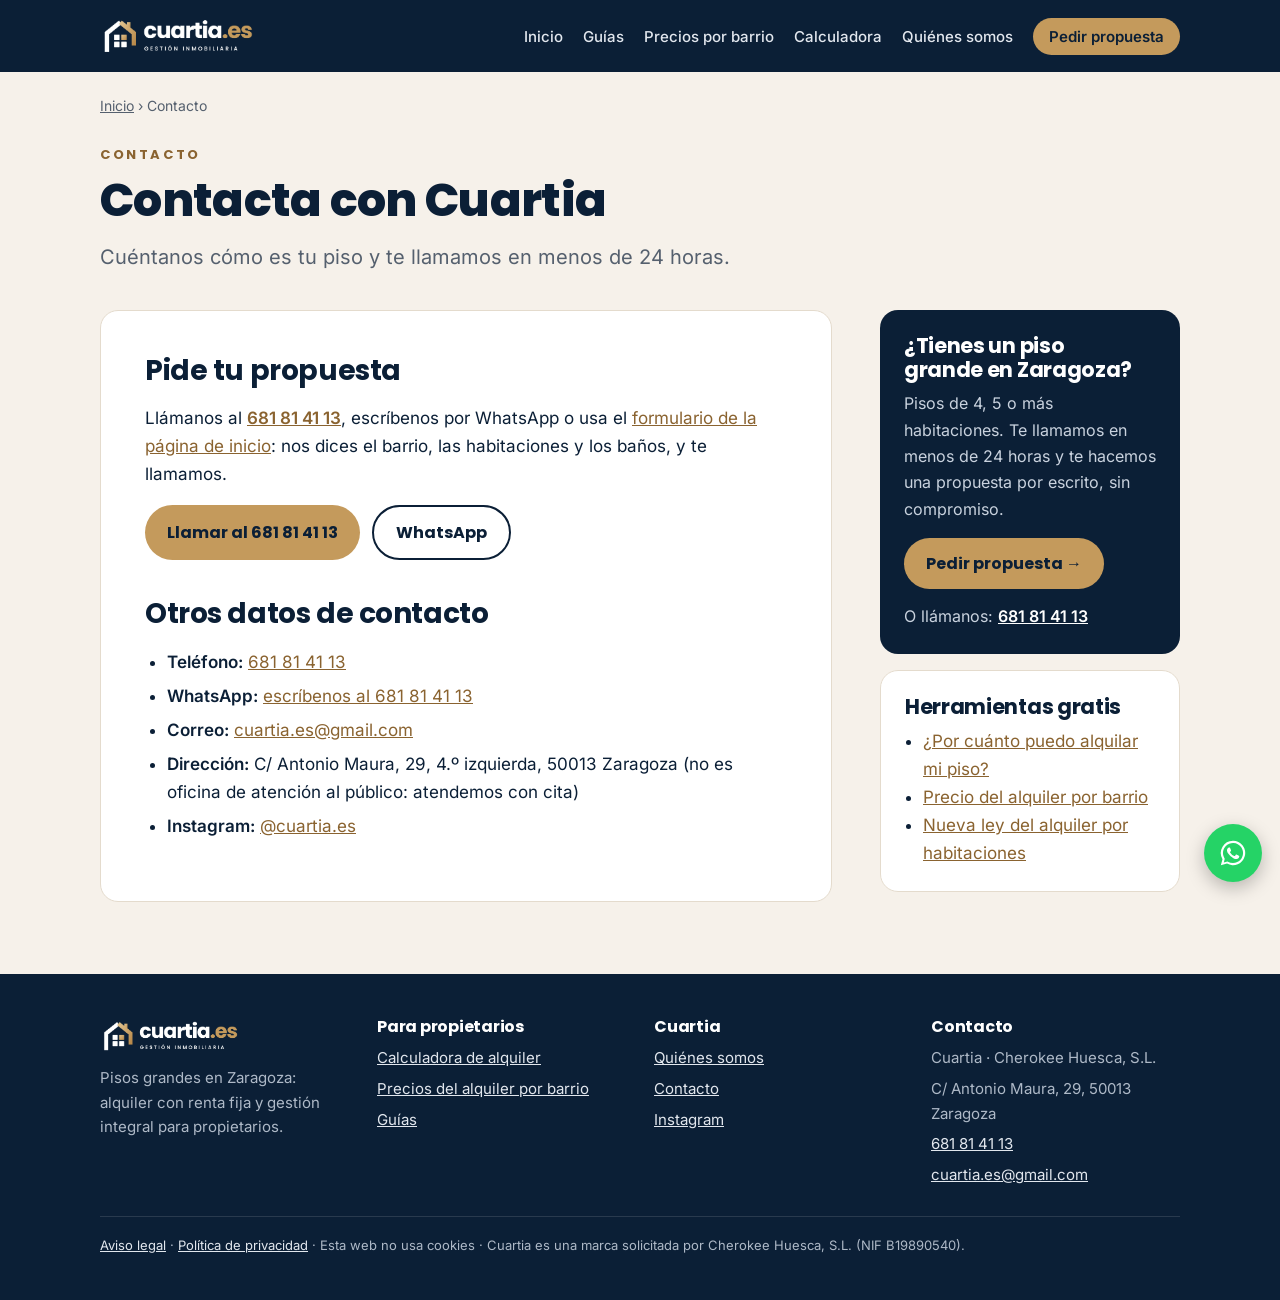
<file: contacto/index.html>
<!doctype html>
<html lang="es">
<head>
<meta charset="utf-8">
<meta name="viewport" content="width=device-width, initial-scale=1">
<title>Contacto | Cuartia Zaragoza</title>
<meta name="description" content="Contacta con Cuartia para alquilar tu piso grande en Zaragoza: correo, dirección y formulario para recibir tu propuesta en menos de 24 horas.">
<link rel="canonical" href="https://cuartia.es/contacto/">
<meta name="robots" content="index, follow, max-image-preview:large">
<meta name="theme-color" content="#0B1F36">
<meta property="og:type" content="website">
<meta property="og:locale" content="es_ES">
<meta property="og:site_name" content="Cuartia">
<meta property="og:title" content="Contacto | Cuartia Zaragoza">
<meta property="og:description" content="Contacta con Cuartia para alquilar tu piso grande en Zaragoza: correo, dirección y formulario para recibir tu propuesta en menos de 24 horas.">
<meta property="og:url" content="https://cuartia.es/contacto/">
<meta property="og:image" content="https://cuartia.es/img/og-cuartia.jpg">
<meta property="og:image:width" content="1200">
<meta property="og:image:height" content="630">
<meta name="twitter:card" content="summary_large_image">
<link rel="icon" href="/favicon.ico" sizes="any">
<link rel="icon" type="image/png" sizes="32x32" href="/img/favicon-32.png">
<link rel="apple-touch-icon" href="/img/apple-touch-icon.png">
<link rel="preload" href="/fonts/Poppins-800.woff2" as="font" type="font/woff2" crossorigin>
<link rel="stylesheet" href="/fonts/fonts.css">
<link rel="stylesheet" href="/css/site.css">
<script type="application/ld+json">{"@context":"https://schema.org","@graph":[{"@type":["Organization","RealEstateAgent"],"@id":"https://cuartia.es/#organizacion","name":"Cuartia","legalName":"Cherokee Huesca, S.L.","taxID":"B19890540","url":"https://cuartia.es/","logo":"https://cuartia.es/img/favicon-512.png","image":"https://cuartia.es/img/og-cuartia.jpg","email":"cuartia.es@gmail.com","telephone":"+34681814113","description":"Empresa de Zaragoza especializada en pisos grandes (4, 5 o más habitaciones): alquiler con renta fija y gestión integral para propietarios.","address":{"@type":"PostalAddress","streetAddress":"Calle de Antonio Maura, 29, 4.º izquierda","postalCode":"50013","addressLocality":"Zaragoza","addressRegion":"Aragón","addressCountry":"ES"},"areaServed":{"@type":"City","name":"Zaragoza","sameAs":"https://es.wikipedia.org/wiki/Zaragoza"},"sameAs":["https://www.instagram.com/cuartia.es/","https://www.facebook.com/profile.php?id=61594954588556"]},{"@type":"WebSite","@id":"https://cuartia.es/#web","url":"https://cuartia.es/","name":"Cuartia","inLanguage":"es-ES","publisher":{"@id":"https://cuartia.es/#organizacion"}},{"@type":"BreadcrumbList","itemListElement":[{"@type":"ListItem","position":1,"name":"Inicio","item":"https://cuartia.es/"},{"@type":"ListItem","position":2,"name":"Contacto","item":"https://cuartia.es/contacto/"}]},{"@type":"ContactPage","url":"https://cuartia.es/contacto/","about":{"@id":"https://cuartia.es/#organizacion"}}]}</script>
</head>
<body>
<header class="top"><div class="wrap">
  <a class="logo" href="/"><img src="/img/logo_blanco.png" alt="Cuartia, gestión inmobiliaria en Zaragoza" width="176" height="40"></a>
  <nav class="menu" aria-label="Menú principal"><a href="/">Inicio</a><a href="/guias/">Guías</a><a href="/precios-alquiler-zaragoza/">Precios por barrio</a><a href="/calculadora-alquiler-zaragoza/">Calculadora</a><a href="/quienes-somos/">Quiénes somos</a><a class="cta" href="/#propuesta">Pedir propuesta</a></nav>
</div></header>
<main>
<div class="wrap">
<nav class="crumbs" aria-label="Estás en"><a href="/">Inicio</a> › <span>Contacto</span></nav>
<div class="page-head">
  <p class="eyebrow">Contacto</p>
  <h1>Contacta con Cuartia</h1>
  <p class="lead">Cuéntanos cómo es tu piso y te llamamos en menos de 24 horas.</p>
  
</div>
<div class="layout">
<article>
  <h2>Pide tu propuesta</h2>
  <p>Llámanos al <a href="tel:+34681814113"><strong>681 81 41 13</strong></a>, escríbenos por WhatsApp o usa el <a href="/#propuesta">formulario de la página de inicio</a>: nos dices el barrio, las habitaciones y los baños, y te llamamos.</p>
  <p style="display:flex;flex-wrap:wrap;gap:12px"><a class="btn" href="tel:+34681814113">Llamar al 681 81 41 13</a><a class="btn ghost" href="https://wa.me/34681814113?text=Hola%2C%20tengo%20un%20piso%20en%20Zaragoza%20y%20quiero%20informaci%C3%B3n%20sobre%20Cuartia." rel="noopener">WhatsApp</a></p>
  <h2>Otros datos de contacto</h2>
  <ul>
    <li><strong>Teléfono:</strong> <a href="tel:+34681814113">681 81 41 13</a></li>
    <li><strong>WhatsApp:</strong> <a href="https://wa.me/34681814113?text=Hola%2C%20tengo%20un%20piso%20en%20Zaragoza%20y%20quiero%20informaci%C3%B3n%20sobre%20Cuartia." rel="noopener">escríbenos al 681 81 41 13</a></li>
    <li><strong>Correo:</strong> <a href="mailto:cuartia.es@gmail.com">cuartia.es@gmail.com</a></li>
    <li><strong>Dirección:</strong> C/ Antonio Maura, 29, 4.º izquierda, 50013 Zaragoza (no es oficina de atención al público: atendemos con cita)</li>
    <li><strong>Instagram:</strong> <a href="https://www.instagram.com/cuartia.es/" rel="noopener">@cuartia.es</a></li>
  </ul>
</article>
<aside class="side">
  <div class="box">
    <h2>¿Tienes un piso grande en Zaragoza?</h2>
    <p>Pisos de 4, 5 o más habitaciones. Te llamamos en menos de 24 horas y te hacemos una propuesta por escrito, sin compromiso.</p>
    <a class="btn" href="/#propuesta">Pedir propuesta →</a>
    <p style="margin:14px 0 0">O llámanos: <a href="tel:+34681814113" style="color:#fff"><strong>681 81 41 13</strong></a></p>
  </div>
  <div class="box light">
    <h3>Herramientas gratis</h3>
    <ul>
      <li><a href="/calculadora-alquiler-zaragoza/">¿Por cuánto puedo alquilar mi piso?</a></li>
      <li><a href="/precios-alquiler-zaragoza/">Precio del alquiler por barrio</a></li>
      <li><a href="/guias/nueva-ley-alquiler-habitaciones-rdl-26-2026/">Nueva ley del alquiler por habitaciones</a></li>
    </ul>
  </div>
</aside>
</div>
</div>
</main>
<footer class="site"><div class="wrap">
  <div class="cols">
    <div><a class="logo" href="/"><img src="/img/logo_blanco.png" alt="Cuartia" width="158" height="36"></a>
      <p style="margin:0">Pisos grandes en Zaragoza: alquiler con renta fija y gestión integral para propietarios.</p></div>
    <div><h2>Para propietarios</h2><ul>
      <li><a href="/calculadora-alquiler-zaragoza/">Calculadora de alquiler</a></li>
      <li><a href="/precios-alquiler-zaragoza/">Precios del alquiler por barrio</a></li>
      <li><a href="/guias/">Guías</a></li></ul></div>
    <div><h2>Cuartia</h2><ul>
      <li><a href="/quienes-somos/">Quiénes somos</a></li>
      <li><a href="/contacto/">Contacto</a></li>
      <li><a href="https://www.instagram.com/cuartia.es/" rel="noopener">Instagram</a></li></ul></div>
    <div><h2>Contacto</h2><ul>
      <li>Cuartia · Cherokee Huesca, S.L.</li>
      <li>C/ Antonio Maura, 29, 50013 Zaragoza</li>
      <li><a href="tel:+34681814113">681 81 41 13</a></li>
      <li><a href="mailto:cuartia.es@gmail.com">cuartia.es@gmail.com</a></li></ul></div>
  </div>
  <div class="legal"><a href="/aviso-legal.html">Aviso legal</a> · <a href="/privacidad.html">Política de privacidad</a> · Esta web no usa cookies · Cuartia es una marca solicitada por Cherokee Huesca, S.L. (NIF B19890540).</div>
</div></footer>
<a class="wa" href="https://wa.me/34681814113?text=Hola%2C%20tengo%20un%20piso%20en%20Zaragoza%20y%20quiero%20informaci%C3%B3n%20sobre%20Cuartia." target="_blank" rel="noopener" aria-label="Escríbenos por WhatsApp"><svg viewBox="0 0 32 32" width="30" height="30" fill="#fff" aria-hidden="true"><path d="M16 3a13 13 0 0 0-11.2 19.6L3 29l6.6-1.7A13 13 0 1 0 16 3Zm0 23.7a10.7 10.7 0 0 1-5.5-1.5l-.4-.2-3.9 1 1-3.8-.2-.4A10.7 10.7 0 1 1 16 26.7Zm5.9-8c-.3-.2-1.9-.9-2.2-1s-.5-.2-.7.2-.8 1-1 1.2-.4.2-.7.1a8.8 8.8 0 0 1-4.4-3.8c-.3-.6.3-.5 1-1.7.1-.2 0-.4 0-.6l-1-2.4c-.3-.6-.5-.5-.7-.5h-.6a1.2 1.2 0 0 0-.9.4 3.6 3.6 0 0 0-1.1 2.7 6.3 6.3 0 0 0 1.3 3.3 14.4 14.4 0 0 0 5.5 4.9c2 .9 2.8.9 3.8.8a3.3 3.3 0 0 0 2.2-1.5 2.7 2.7 0 0 0 .2-1.5c-.1-.2-.3-.2-.6-.4Z"/></svg></a>

</body>
</html>
</file>
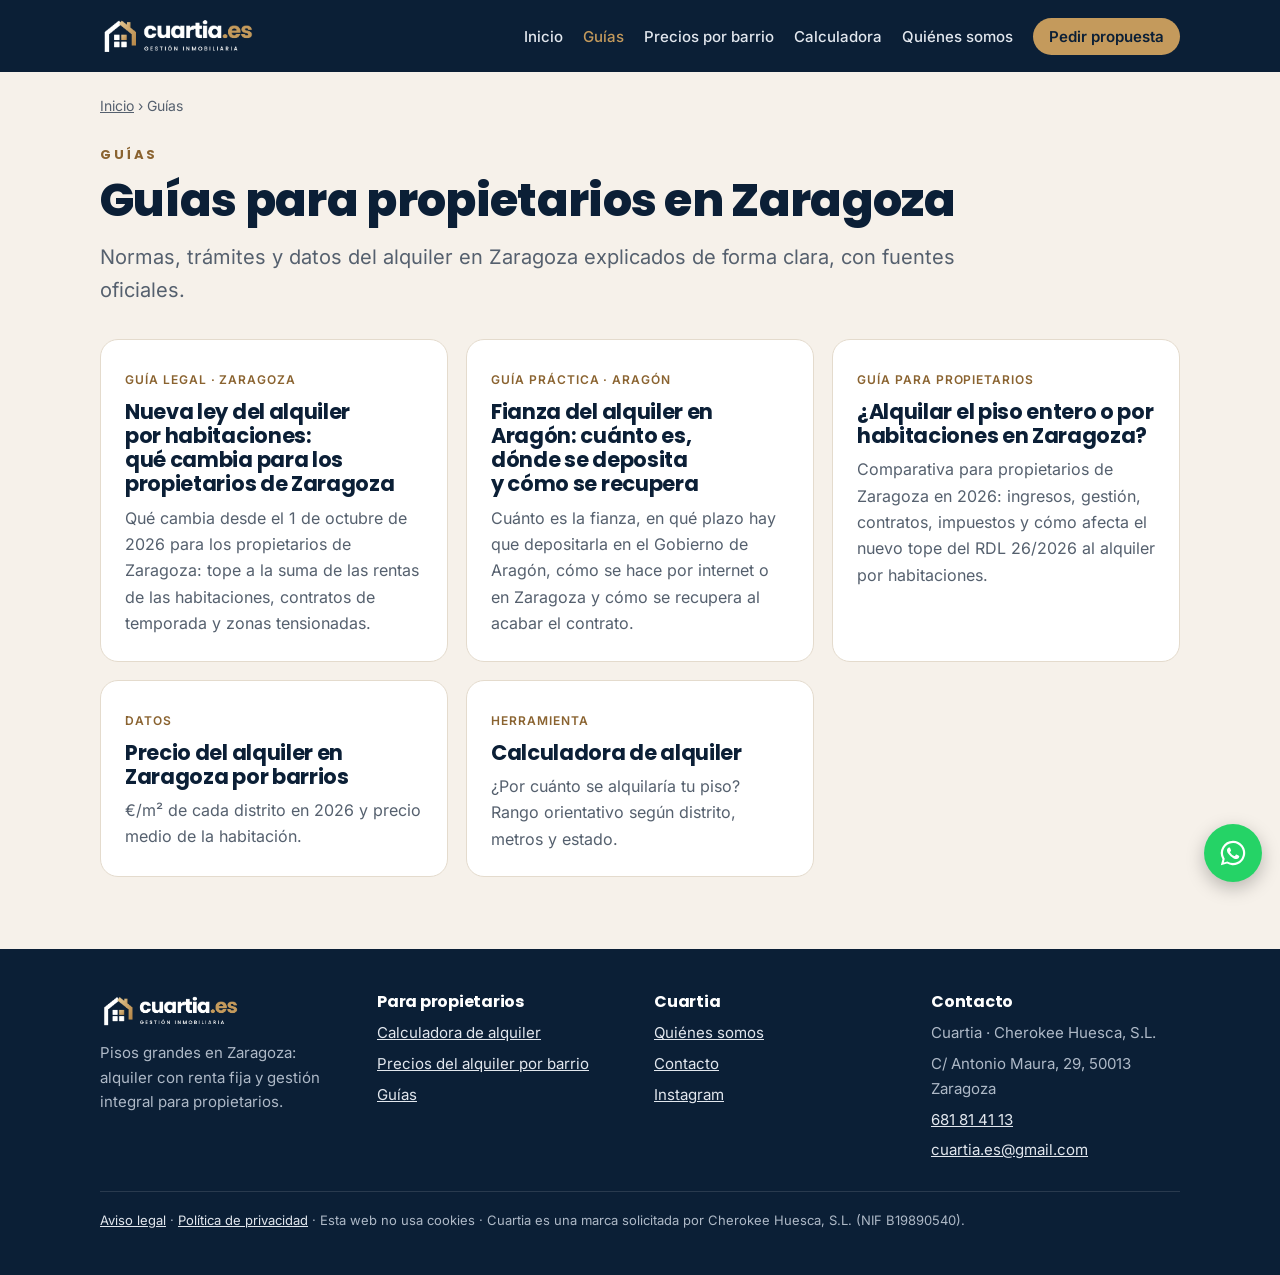
<file: guias/index.html>
<!doctype html>
<html lang="es">
<head>
<meta charset="utf-8">
<meta name="viewport" content="width=device-width, initial-scale=1">
<title>Guías para propietarios que alquilan en Zaragoza | Cuartia</title>
<meta name="description" content="Guías prácticas y actualizadas para propietarios de Zaragoza: nueva ley del alquiler por habitaciones, fianza en Aragón, precios y cómo alquilar tu piso.">
<link rel="canonical" href="https://cuartia.es/guias/">
<meta name="robots" content="index, follow, max-image-preview:large">
<meta name="theme-color" content="#0B1F36">
<meta property="og:type" content="website">
<meta property="og:locale" content="es_ES">
<meta property="og:site_name" content="Cuartia">
<meta property="og:title" content="Guías para propietarios que alquilan en Zaragoza | Cuartia">
<meta property="og:description" content="Guías prácticas y actualizadas para propietarios de Zaragoza: nueva ley del alquiler por habitaciones, fianza en Aragón, precios y cómo alquilar tu piso.">
<meta property="og:url" content="https://cuartia.es/guias/">
<meta property="og:image" content="https://cuartia.es/img/og-cuartia.jpg">
<meta property="og:image:width" content="1200">
<meta property="og:image:height" content="630">
<meta name="twitter:card" content="summary_large_image">
<link rel="icon" href="/favicon.ico" sizes="any">
<link rel="icon" type="image/png" sizes="32x32" href="/img/favicon-32.png">
<link rel="apple-touch-icon" href="/img/apple-touch-icon.png">
<link rel="preload" href="/fonts/Poppins-800.woff2" as="font" type="font/woff2" crossorigin>
<link rel="stylesheet" href="/fonts/fonts.css">
<link rel="stylesheet" href="/css/site.css">
<script type="application/ld+json">{"@context":"https://schema.org","@graph":[{"@type":["Organization","RealEstateAgent"],"@id":"https://cuartia.es/#organizacion","name":"Cuartia","legalName":"Cherokee Huesca, S.L.","taxID":"B19890540","url":"https://cuartia.es/","logo":"https://cuartia.es/img/favicon-512.png","image":"https://cuartia.es/img/og-cuartia.jpg","email":"cuartia.es@gmail.com","telephone":"+34681814113","description":"Empresa de Zaragoza especializada en pisos grandes (4, 5 o más habitaciones): alquiler con renta fija y gestión integral para propietarios.","address":{"@type":"PostalAddress","streetAddress":"Calle de Antonio Maura, 29, 4.º izquierda","postalCode":"50013","addressLocality":"Zaragoza","addressRegion":"Aragón","addressCountry":"ES"},"areaServed":{"@type":"City","name":"Zaragoza","sameAs":"https://es.wikipedia.org/wiki/Zaragoza"},"sameAs":["https://www.instagram.com/cuartia.es/","https://www.facebook.com/profile.php?id=61594954588556"]},{"@type":"WebSite","@id":"https://cuartia.es/#web","url":"https://cuartia.es/","name":"Cuartia","inLanguage":"es-ES","publisher":{"@id":"https://cuartia.es/#organizacion"}},{"@type":"BreadcrumbList","itemListElement":[{"@type":"ListItem","position":1,"name":"Inicio","item":"https://cuartia.es/"},{"@type":"ListItem","position":2,"name":"Guías","item":"https://cuartia.es/guias/"}]},{"@type":"CollectionPage","url":"https://cuartia.es/guias/","name":"Guías para propietarios en Zaragoza"}]}</script>
</head>
<body>
<header class="top"><div class="wrap">
  <a class="logo" href="/"><img src="/img/logo_blanco.png" alt="Cuartia, gestión inmobiliaria en Zaragoza" width="176" height="40"></a>
  <nav class="menu" aria-label="Menú principal"><a href="/">Inicio</a><a href="/guias/" aria-current="page">Guías</a><a href="/precios-alquiler-zaragoza/">Precios por barrio</a><a href="/calculadora-alquiler-zaragoza/">Calculadora</a><a href="/quienes-somos/">Quiénes somos</a><a class="cta" href="/#propuesta">Pedir propuesta</a></nav>
</div></header>
<main>
<div class="wrap">
<nav class="crumbs" aria-label="Estás en"><a href="/">Inicio</a> › <span>Guías</span></nav>
<div class="page-head">
  <p class="eyebrow">Guías</p>
  <h1>Guías para propietarios en Zaragoza</h1>
  <p class="lead">Normas, trámites y datos del alquiler en Zaragoza explicados de forma clara, con fuentes oficiales.</p>
  
</div>
<div class="cards">
  <a class="card" href="/guias/nueva-ley-alquiler-habitaciones-rdl-26-2026/"><span class="tag">Guía legal · Zaragoza</span><h2>Nueva ley del alquiler por habitaciones: qué cambia para los propietarios de Zaragoza</h2><p>Qué cambia desde el 1 de octubre de 2026 para los propietarios de Zaragoza: tope a la suma de las rentas de las habitaciones, contratos de temporada y zonas tensionadas.</p></a>
  <a class="card" href="/guias/fianza-alquiler-aragon/"><span class="tag">Guía práctica · Aragón</span><h2>Fianza del alquiler en Aragón: cuánto es, dónde se deposita y cómo se recupera</h2><p>Cuánto es la fianza, en qué plazo hay que depositarla en el Gobierno de Aragón, cómo se hace por internet o en Zaragoza y cómo se recupera al acabar el contrato.</p></a>
  <a class="card" href="/guias/alquilar-piso-entero-o-por-habitaciones/"><span class="tag">Guía para propietarios</span><h2>¿Alquilar el piso entero o por habitaciones en Zaragoza?</h2><p>Comparativa para propietarios de Zaragoza en 2026: ingresos, gestión, contratos, impuestos y cómo afecta el nuevo tope del RDL 26/2026 al alquiler por habitaciones.</p></a>
  <a class="card" href="/precios-alquiler-zaragoza/"><span class="tag">Datos</span><h2>Precio del alquiler en Zaragoza por barrios</h2><p>€/m² de cada distrito en 2026 y precio medio de la habitación.</p></a>
  <a class="card" href="/calculadora-alquiler-zaragoza/"><span class="tag">Herramienta</span><h2>Calculadora de alquiler</h2><p>¿Por cuánto se alquilaría tu piso? Rango orientativo según distrito, metros y estado.</p></a>
</div>
</div>
</main>
<footer class="site"><div class="wrap">
  <div class="cols">
    <div><a class="logo" href="/"><img src="/img/logo_blanco.png" alt="Cuartia" width="158" height="36"></a>
      <p style="margin:0">Pisos grandes en Zaragoza: alquiler con renta fija y gestión integral para propietarios.</p></div>
    <div><h2>Para propietarios</h2><ul>
      <li><a href="/calculadora-alquiler-zaragoza/">Calculadora de alquiler</a></li>
      <li><a href="/precios-alquiler-zaragoza/">Precios del alquiler por barrio</a></li>
      <li><a href="/guias/">Guías</a></li></ul></div>
    <div><h2>Cuartia</h2><ul>
      <li><a href="/quienes-somos/">Quiénes somos</a></li>
      <li><a href="/contacto/">Contacto</a></li>
      <li><a href="https://www.instagram.com/cuartia.es/" rel="noopener">Instagram</a></li></ul></div>
    <div><h2>Contacto</h2><ul>
      <li>Cuartia · Cherokee Huesca, S.L.</li>
      <li>C/ Antonio Maura, 29, 50013 Zaragoza</li>
      <li><a href="tel:+34681814113">681 81 41 13</a></li>
      <li><a href="mailto:cuartia.es@gmail.com">cuartia.es@gmail.com</a></li></ul></div>
  </div>
  <div class="legal"><a href="/aviso-legal.html">Aviso legal</a> · <a href="/privacidad.html">Política de privacidad</a> · Esta web no usa cookies · Cuartia es una marca solicitada por Cherokee Huesca, S.L. (NIF B19890540).</div>
</div></footer>
<a class="wa" href="https://wa.me/34681814113?text=Hola%2C%20tengo%20un%20piso%20en%20Zaragoza%20y%20quiero%20informaci%C3%B3n%20sobre%20Cuartia." target="_blank" rel="noopener" aria-label="Escríbenos por WhatsApp"><svg viewBox="0 0 32 32" width="30" height="30" fill="#fff" aria-hidden="true"><path d="M16 3a13 13 0 0 0-11.2 19.6L3 29l6.6-1.7A13 13 0 1 0 16 3Zm0 23.7a10.7 10.7 0 0 1-5.5-1.5l-.4-.2-3.9 1 1-3.8-.2-.4A10.7 10.7 0 1 1 16 26.7Zm5.9-8c-.3-.2-1.9-.9-2.2-1s-.5-.2-.7.2-.8 1-1 1.2-.4.2-.7.1a8.8 8.8 0 0 1-4.4-3.8c-.3-.6.3-.5 1-1.7.1-.2 0-.4 0-.6l-1-2.4c-.3-.6-.5-.5-.7-.5h-.6a1.2 1.2 0 0 0-.9.4 3.6 3.6 0 0 0-1.1 2.7 6.3 6.3 0 0 0 1.3 3.3 14.4 14.4 0 0 0 5.5 4.9c2 .9 2.8.9 3.8.8a3.3 3.3 0 0 0 2.2-1.5 2.7 2.7 0 0 0 .2-1.5c-.1-.2-.3-.2-.6-.4Z"/></svg></a>

</body>
</html>
</file>
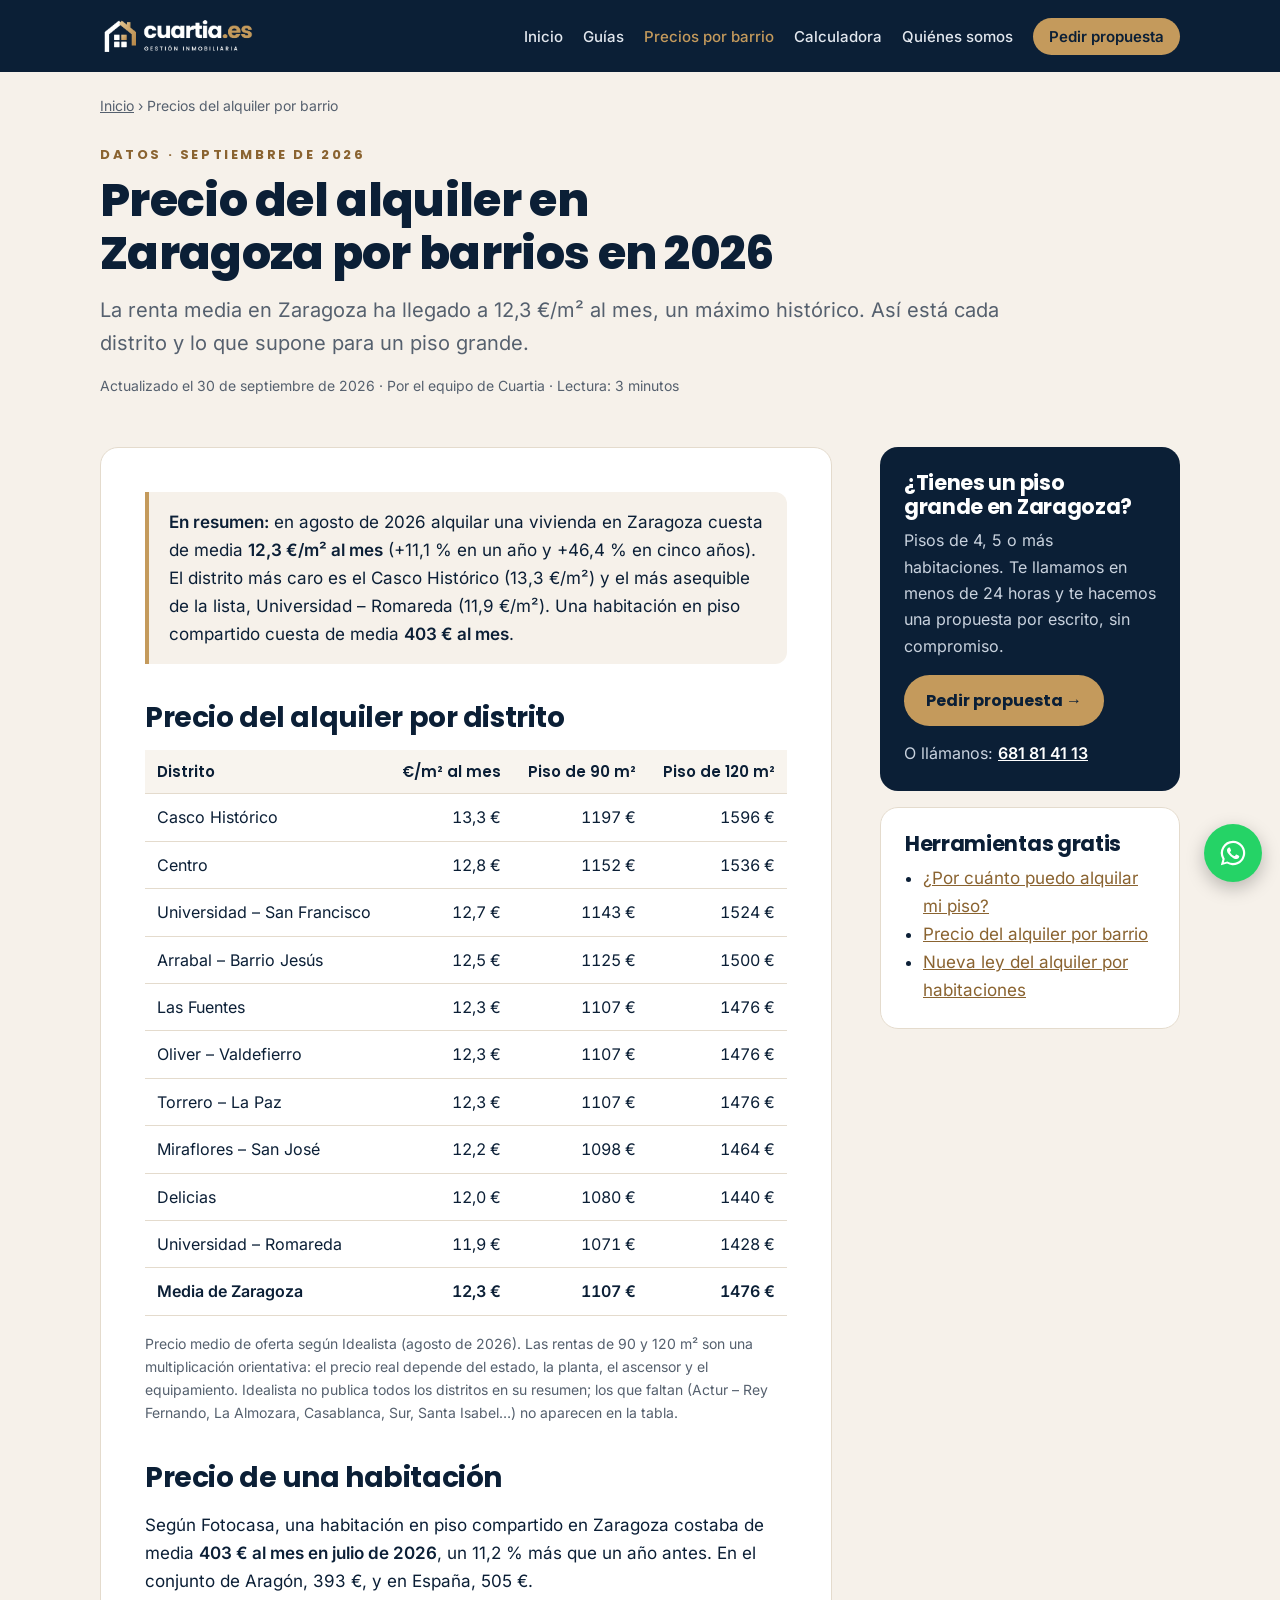
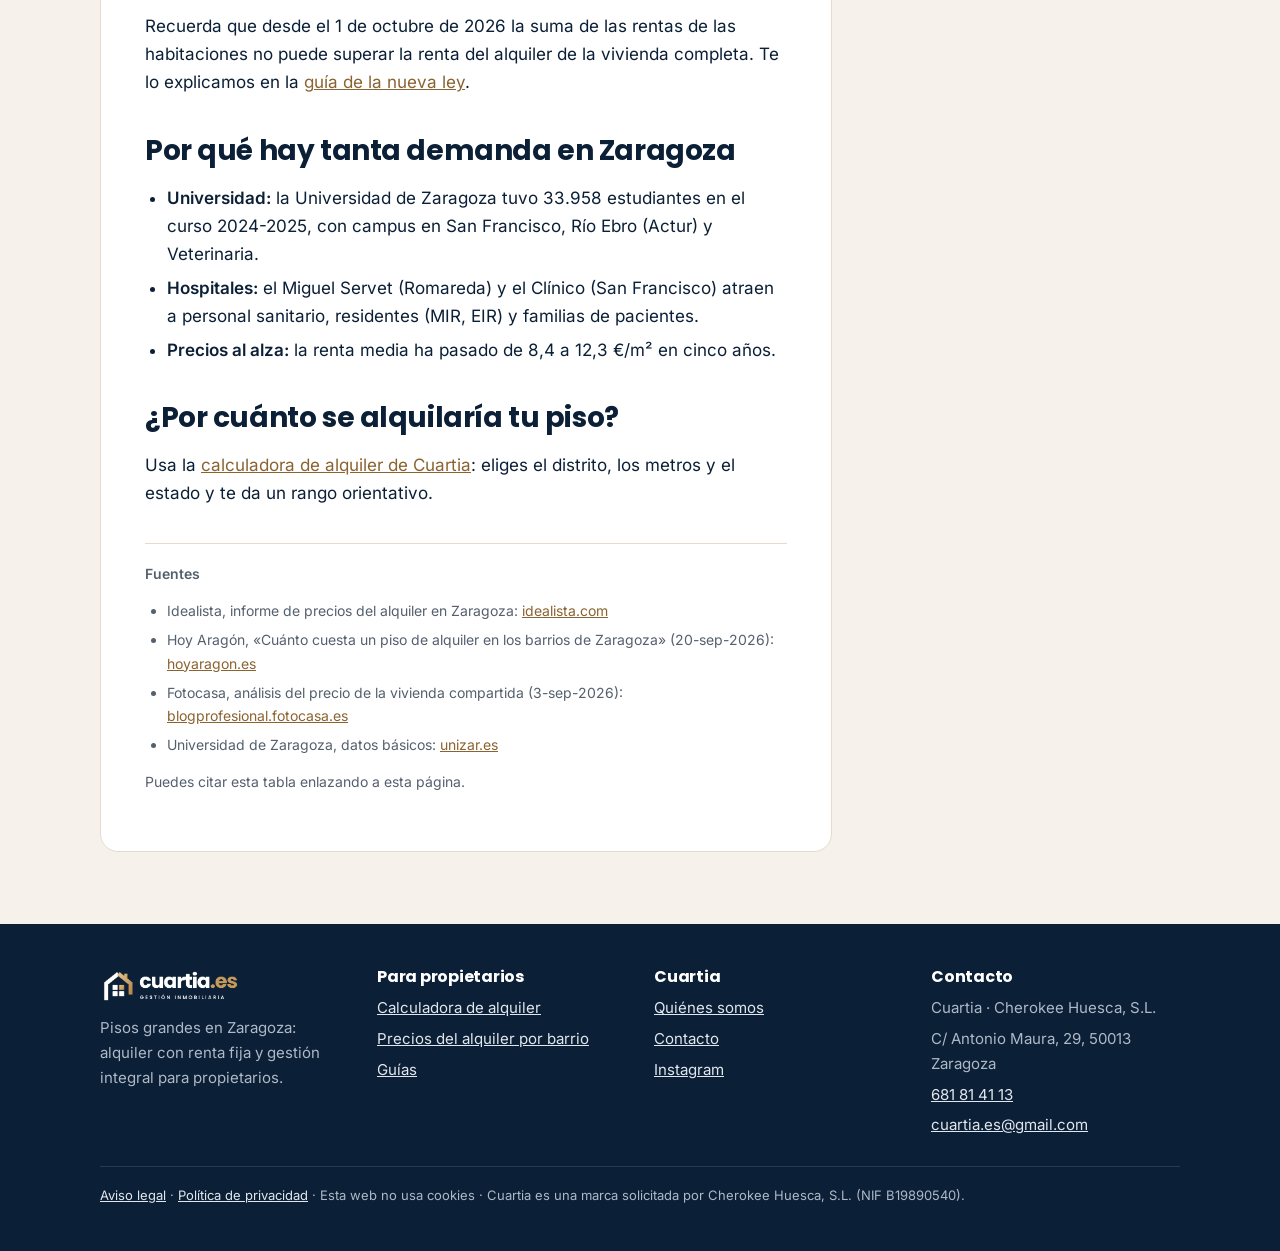
<file: precios-alquiler-zaragoza/index.html>
<!doctype html>
<html lang="es">
<head>
<meta charset="utf-8">
<meta name="viewport" content="width=device-width, initial-scale=1">
<title>Precio del alquiler en Zaragoza por barrios (2026) | Cuartia</title>
<meta name="description" content="Cuánto cuesta alquilar un piso en cada distrito de Zaragoza en 2026: €/m² de Idealista, renta estimada para pisos de 90 y 120 m² y precio medio de la habitación.">
<link rel="canonical" href="https://cuartia.es/precios-alquiler-zaragoza/">
<meta name="robots" content="index, follow, max-image-preview:large">
<meta name="theme-color" content="#0B1F36">
<meta property="og:type" content="website">
<meta property="og:locale" content="es_ES">
<meta property="og:site_name" content="Cuartia">
<meta property="og:title" content="Precio del alquiler en Zaragoza por barrios (2026) | Cuartia">
<meta property="og:description" content="Cuánto cuesta alquilar un piso en cada distrito de Zaragoza en 2026: €/m² de Idealista, renta estimada para pisos de 90 y 120 m² y precio medio de la habitación.">
<meta property="og:url" content="https://cuartia.es/precios-alquiler-zaragoza/">
<meta property="og:image" content="https://cuartia.es/img/og-cuartia.jpg">
<meta property="og:image:width" content="1200">
<meta property="og:image:height" content="630">
<meta name="twitter:card" content="summary_large_image">
<link rel="icon" href="/favicon.ico" sizes="any">
<link rel="icon" type="image/png" sizes="32x32" href="/img/favicon-32.png">
<link rel="apple-touch-icon" href="/img/apple-touch-icon.png">
<link rel="preload" href="/fonts/Poppins-800.woff2" as="font" type="font/woff2" crossorigin>
<link rel="stylesheet" href="/fonts/fonts.css">
<link rel="stylesheet" href="/css/site.css">
<script type="application/ld+json">{"@context":"https://schema.org","@graph":[{"@type":["Organization","RealEstateAgent"],"@id":"https://cuartia.es/#organizacion","name":"Cuartia","legalName":"Cherokee Huesca, S.L.","taxID":"B19890540","url":"https://cuartia.es/","logo":"https://cuartia.es/img/favicon-512.png","image":"https://cuartia.es/img/og-cuartia.jpg","email":"cuartia.es@gmail.com","telephone":"+34681814113","description":"Empresa de Zaragoza especializada en pisos grandes (4, 5 o más habitaciones): alquiler con renta fija y gestión integral para propietarios.","address":{"@type":"PostalAddress","streetAddress":"Calle de Antonio Maura, 29, 4.º izquierda","postalCode":"50013","addressLocality":"Zaragoza","addressRegion":"Aragón","addressCountry":"ES"},"areaServed":{"@type":"City","name":"Zaragoza","sameAs":"https://es.wikipedia.org/wiki/Zaragoza"},"sameAs":["https://www.instagram.com/cuartia.es/","https://www.facebook.com/profile.php?id=61594954588556"]},{"@type":"WebSite","@id":"https://cuartia.es/#web","url":"https://cuartia.es/","name":"Cuartia","inLanguage":"es-ES","publisher":{"@id":"https://cuartia.es/#organizacion"}},{"@type":"BreadcrumbList","itemListElement":[{"@type":"ListItem","position":1,"name":"Inicio","item":"https://cuartia.es/"},{"@type":"ListItem","position":2,"name":"Precios del alquiler por barrio","item":"https://cuartia.es/precios-alquiler-zaragoza/"}]},{"@type":"Dataset","name":"Precio del alquiler de vivienda por distrito en Zaragoza (agosto de 2026)","description":"Precio medio de oferta del alquiler de vivienda en €/m² al mes por distrito de Zaragoza, según Idealista (agosto de 2026), con rentas estimadas para 90 y 120 m².","url":"https://cuartia.es/precios-alquiler-zaragoza/","creator":{"@id":"https://cuartia.es/#organizacion"},"isBasedOn":"https://www.idealista.com/sala-de-prensa/informes-precio-vivienda/alquiler/aragon/zaragoza-provincia/zaragoza/","temporalCoverage":"2026-08","spatialCoverage":"Zaragoza, España","inLanguage":"es-ES","license":"https://creativecommons.org/licenses/by/4.0/"}]}</script>
</head>
<body>
<header class="top"><div class="wrap">
  <a class="logo" href="/"><img src="/img/logo_blanco.png" alt="Cuartia, gestión inmobiliaria en Zaragoza" width="176" height="40"></a>
  <nav class="menu" aria-label="Menú principal"><a href="/">Inicio</a><a href="/guias/">Guías</a><a href="/precios-alquiler-zaragoza/" aria-current="page">Precios por barrio</a><a href="/calculadora-alquiler-zaragoza/">Calculadora</a><a href="/quienes-somos/">Quiénes somos</a><a class="cta" href="/#propuesta">Pedir propuesta</a></nav>
</div></header>
<main>
<div class="wrap">
<nav class="crumbs" aria-label="Estás en"><a href="/">Inicio</a> › <span>Precios del alquiler por barrio</span></nav>
<div class="page-head">
  <p class="eyebrow">Datos · Septiembre de 2026</p>
  <h1>Precio del alquiler en Zaragoza por barrios en 2026</h1>
  <p class="lead">La renta media en Zaragoza ha llegado a 12,3 €/m² al mes, un máximo histórico. Así está cada distrito y lo que supone para un piso grande.</p>
  <p class="meta">Actualizado el 30 de septiembre de 2026 · Por el equipo de Cuartia · Lectura: 3 minutos</p>
</div>
<div class="layout">
<article>
  <p class="answer"><strong>En resumen:</strong> en agosto de 2026 alquilar una vivienda en Zaragoza cuesta de media <strong>12,3 €/m² al mes</strong> (+11,1 % en un año y +46,4 % en cinco años). El distrito más caro es el Casco Histórico (13,3 €/m²) y el más asequible de la lista, Universidad – Romareda (11,9 €/m²). Una habitación en piso compartido cuesta de media <strong>403 € al mes</strong>.</p>

  <h2>Precio del alquiler por distrito</h2>
  <div class="table-wrap"><table>
    <thead><tr><th>Distrito</th><th class="num">€/m² al mes</th><th class="num">Piso de 90 m²</th><th class="num">Piso de 120 m²</th></tr></thead>
    <tbody>
      <tr><td>Casco Histórico</td><td class="num">13,3 €</td><td class="num">1197 €</td><td class="num">1596 €</td></tr>
      <tr><td>Centro</td><td class="num">12,8 €</td><td class="num">1152 €</td><td class="num">1536 €</td></tr>
      <tr><td>Universidad – San Francisco</td><td class="num">12,7 €</td><td class="num">1143 €</td><td class="num">1524 €</td></tr>
      <tr><td>Arrabal – Barrio Jesús</td><td class="num">12,5 €</td><td class="num">1125 €</td><td class="num">1500 €</td></tr>
      <tr><td>Las Fuentes</td><td class="num">12,3 €</td><td class="num">1107 €</td><td class="num">1476 €</td></tr>
      <tr><td>Oliver – Valdefierro</td><td class="num">12,3 €</td><td class="num">1107 €</td><td class="num">1476 €</td></tr>
      <tr><td>Torrero – La Paz</td><td class="num">12,3 €</td><td class="num">1107 €</td><td class="num">1476 €</td></tr>
      <tr><td>Miraflores – San José</td><td class="num">12,2 €</td><td class="num">1098 €</td><td class="num">1464 €</td></tr>
      <tr><td>Delicias</td><td class="num">12,0 €</td><td class="num">1080 €</td><td class="num">1440 €</td></tr>
      <tr><td>Universidad – Romareda</td><td class="num">11,9 €</td><td class="num">1071 €</td><td class="num">1428 €</td></tr>
      <tr><td><strong>Media de Zaragoza</strong></td><td class="num"><strong>12,3 €</strong></td><td class="num"><strong>1107 €</strong></td><td class="num"><strong>1476 €</strong></td></tr>
    </tbody>
  </table></div>
  <p style="font-size:14px;color:var(--muted)">Precio medio de oferta según Idealista (agosto de 2026). Las rentas de 90 y 120 m² son una multiplicación orientativa: el precio real depende del estado, la planta, el ascensor y el equipamiento. Idealista no publica todos los distritos en su resumen; los que faltan (Actur – Rey Fernando, La Almozara, Casablanca, Sur, Santa Isabel…) no aparecen en la tabla.</p>

  <h2>Precio de una habitación</h2>
  <p>Según Fotocasa, una habitación en piso compartido en Zaragoza costaba de media <strong>403 € al mes en julio de 2026</strong>, un 11,2 % más que un año antes. En el conjunto de Aragón, 393 €, y en España, 505 €.</p>
  <p>Recuerda que desde el 1 de octubre de 2026 la suma de las rentas de las habitaciones no puede superar la renta del alquiler de la vivienda completa. Te lo explicamos en la <a href="/guias/nueva-ley-alquiler-habitaciones-rdl-26-2026/">guía de la nueva ley</a>.</p>

  <h2>Por qué hay tanta demanda en Zaragoza</h2>
  <ul>
    <li><strong>Universidad:</strong> la Universidad de Zaragoza tuvo 33.958 estudiantes en el curso 2024-2025, con campus en San Francisco, Río Ebro (Actur) y Veterinaria.</li>
    <li><strong>Hospitales:</strong> el Miguel Servet (Romareda) y el Clínico (San Francisco) atraen a personal sanitario, residentes (MIR, EIR) y familias de pacientes.</li>
    <li><strong>Precios al alza:</strong> la renta media ha pasado de 8,4 a 12,3 €/m² en cinco años.</li>
  </ul>

  <h2>¿Por cuánto se alquilaría tu piso?</h2>
  <p>Usa la <a href="/calculadora-alquiler-zaragoza/">calculadora de alquiler de Cuartia</a>: eliges el distrito, los metros y el estado y te da un rango orientativo.</p>

  <div class="sources"><strong>Fuentes</strong>
    <ul>
      <li>Idealista, informe de precios del alquiler en Zaragoza: <a href="https://www.idealista.com/sala-de-prensa/informes-precio-vivienda/alquiler/aragon/zaragoza-provincia/zaragoza/" rel="noopener">idealista.com</a></li>
      <li>Hoy Aragón, «Cuánto cuesta un piso de alquiler en los barrios de Zaragoza» (20-sep-2026): <a href="https://www.hoyaragon.es/vivienda/cuanto-cuesta-piso-alquiler-barrios-zaragoza-idealista/20260920111706146645.html" rel="noopener">hoyaragon.es</a></li>
      <li>Fotocasa, análisis del precio de la vivienda compartida (3-sep-2026): <a href="https://blogprofesional.fotocasa.es/analisis-precio-vivienda-compartida-espana" rel="noopener">blogprofesional.fotocasa.es</a></li>
      <li>Universidad de Zaragoza, datos básicos: <a href="https://www.unizar.es/institucion/conoce-la-universidad/datos-basicos" rel="noopener">unizar.es</a></li>
    </ul>
    <p>Puedes citar esta tabla enlazando a esta página.</p>
  </div>
</article>
<aside class="side">
  <div class="box">
    <h2>¿Tienes un piso grande en Zaragoza?</h2>
    <p>Pisos de 4, 5 o más habitaciones. Te llamamos en menos de 24 horas y te hacemos una propuesta por escrito, sin compromiso.</p>
    <a class="btn" href="/#propuesta">Pedir propuesta →</a>
    <p style="margin:14px 0 0">O llámanos: <a href="tel:+34681814113" style="color:#fff"><strong>681 81 41 13</strong></a></p>
  </div>
  <div class="box light">
    <h3>Herramientas gratis</h3>
    <ul>
      <li><a href="/calculadora-alquiler-zaragoza/">¿Por cuánto puedo alquilar mi piso?</a></li>
      <li><a href="/precios-alquiler-zaragoza/">Precio del alquiler por barrio</a></li>
      <li><a href="/guias/nueva-ley-alquiler-habitaciones-rdl-26-2026/">Nueva ley del alquiler por habitaciones</a></li>
    </ul>
  </div>
</aside>
</div>
</div>
</main>
<footer class="site"><div class="wrap">
  <div class="cols">
    <div><a class="logo" href="/"><img src="/img/logo_blanco.png" alt="Cuartia" width="158" height="36"></a>
      <p style="margin:0">Pisos grandes en Zaragoza: alquiler con renta fija y gestión integral para propietarios.</p></div>
    <div><h2>Para propietarios</h2><ul>
      <li><a href="/calculadora-alquiler-zaragoza/">Calculadora de alquiler</a></li>
      <li><a href="/precios-alquiler-zaragoza/">Precios del alquiler por barrio</a></li>
      <li><a href="/guias/">Guías</a></li></ul></div>
    <div><h2>Cuartia</h2><ul>
      <li><a href="/quienes-somos/">Quiénes somos</a></li>
      <li><a href="/contacto/">Contacto</a></li>
      <li><a href="https://www.instagram.com/cuartia.es/" rel="noopener">Instagram</a></li></ul></div>
    <div><h2>Contacto</h2><ul>
      <li>Cuartia · Cherokee Huesca, S.L.</li>
      <li>C/ Antonio Maura, 29, 50013 Zaragoza</li>
      <li><a href="tel:+34681814113">681 81 41 13</a></li>
      <li><a href="mailto:cuartia.es@gmail.com">cuartia.es@gmail.com</a></li></ul></div>
  </div>
  <div class="legal"><a href="/aviso-legal.html">Aviso legal</a> · <a href="/privacidad.html">Política de privacidad</a> · Esta web no usa cookies · Cuartia es una marca solicitada por Cherokee Huesca, S.L. (NIF B19890540).</div>
</div></footer>
<a class="wa" href="https://wa.me/34681814113?text=Hola%2C%20tengo%20un%20piso%20en%20Zaragoza%20y%20quiero%20informaci%C3%B3n%20sobre%20Cuartia." target="_blank" rel="noopener" aria-label="Escríbenos por WhatsApp"><svg viewBox="0 0 32 32" width="30" height="30" fill="#fff" aria-hidden="true"><path d="M16 3a13 13 0 0 0-11.2 19.6L3 29l6.6-1.7A13 13 0 1 0 16 3Zm0 23.7a10.7 10.7 0 0 1-5.5-1.5l-.4-.2-3.9 1 1-3.8-.2-.4A10.7 10.7 0 1 1 16 26.7Zm5.9-8c-.3-.2-1.9-.9-2.2-1s-.5-.2-.7.2-.8 1-1 1.2-.4.2-.7.1a8.8 8.8 0 0 1-4.4-3.8c-.3-.6.3-.5 1-1.7.1-.2 0-.4 0-.6l-1-2.4c-.3-.6-.5-.5-.7-.5h-.6a1.2 1.2 0 0 0-.9.4 3.6 3.6 0 0 0-1.1 2.7 6.3 6.3 0 0 0 1.3 3.3 14.4 14.4 0 0 0 5.5 4.9c2 .9 2.8.9 3.8.8a3.3 3.3 0 0 0 2.2-1.5 2.7 2.7 0 0 0 .2-1.5c-.1-.2-.3-.2-.6-.4Z"/></svg></a>

</body>
</html>
</file>
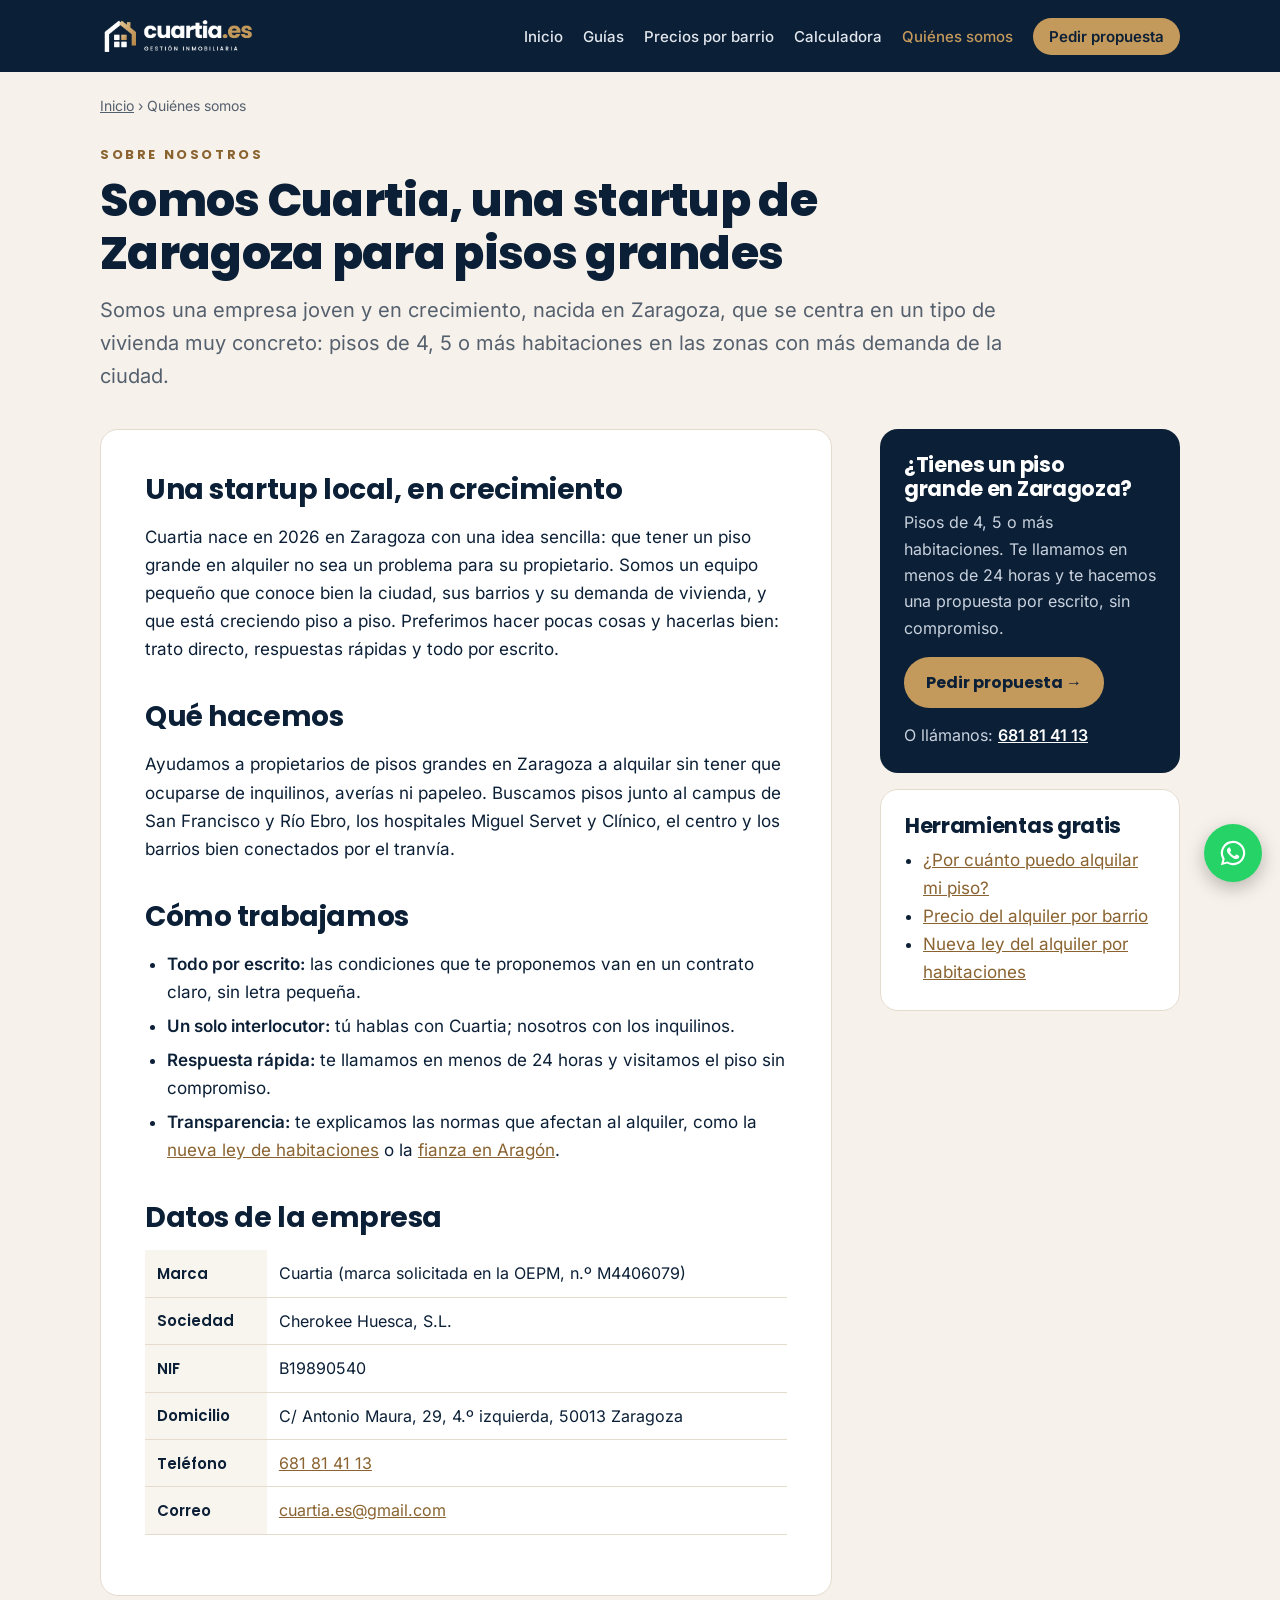
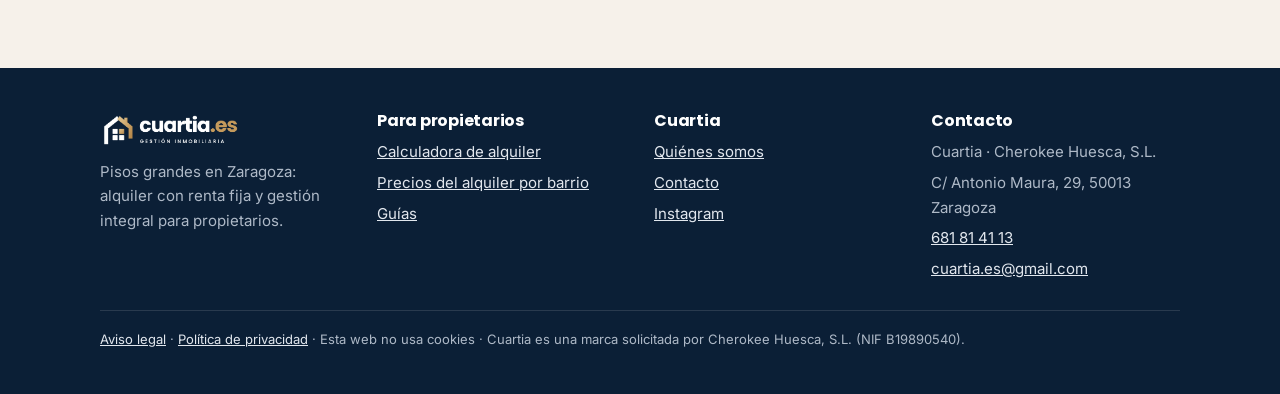
<file: quienes-somos/index.html>
<!doctype html>
<html lang="es">
<head>
<meta charset="utf-8">
<meta name="viewport" content="width=device-width, initial-scale=1">
<title>Quiénes somos | Cuartia, gestión de pisos grandes en Zaragoza</title>
<meta name="description" content="Cuartia es una empresa de Zaragoza especializada en pisos de 4, 5 o más habitaciones. Datos de la empresa, cómo trabajamos y cómo contactar.">
<link rel="canonical" href="https://cuartia.es/quienes-somos/">
<meta name="robots" content="index, follow, max-image-preview:large">
<meta name="theme-color" content="#0B1F36">
<meta property="og:type" content="website">
<meta property="og:locale" content="es_ES">
<meta property="og:site_name" content="Cuartia">
<meta property="og:title" content="Quiénes somos | Cuartia, gestión de pisos grandes en Zaragoza">
<meta property="og:description" content="Cuartia es una empresa de Zaragoza especializada en pisos de 4, 5 o más habitaciones. Datos de la empresa, cómo trabajamos y cómo contactar.">
<meta property="og:url" content="https://cuartia.es/quienes-somos/">
<meta property="og:image" content="https://cuartia.es/img/og-cuartia.jpg">
<meta property="og:image:width" content="1200">
<meta property="og:image:height" content="630">
<meta name="twitter:card" content="summary_large_image">
<link rel="icon" href="/favicon.ico" sizes="any">
<link rel="icon" type="image/png" sizes="32x32" href="/img/favicon-32.png">
<link rel="apple-touch-icon" href="/img/apple-touch-icon.png">
<link rel="preload" href="/fonts/Poppins-800.woff2" as="font" type="font/woff2" crossorigin>
<link rel="stylesheet" href="/fonts/fonts.css">
<link rel="stylesheet" href="/css/site.css">
<script type="application/ld+json">{"@context":"https://schema.org","@graph":[{"@type":["Organization","RealEstateAgent"],"@id":"https://cuartia.es/#organizacion","name":"Cuartia","legalName":"Cherokee Huesca, S.L.","taxID":"B19890540","url":"https://cuartia.es/","logo":"https://cuartia.es/img/favicon-512.png","image":"https://cuartia.es/img/og-cuartia.jpg","email":"cuartia.es@gmail.com","telephone":"+34681814113","description":"Empresa de Zaragoza especializada en pisos grandes (4, 5 o más habitaciones): alquiler con renta fija y gestión integral para propietarios.","address":{"@type":"PostalAddress","streetAddress":"Calle de Antonio Maura, 29, 4.º izquierda","postalCode":"50013","addressLocality":"Zaragoza","addressRegion":"Aragón","addressCountry":"ES"},"areaServed":{"@type":"City","name":"Zaragoza","sameAs":"https://es.wikipedia.org/wiki/Zaragoza"},"sameAs":["https://www.instagram.com/cuartia.es/","https://www.facebook.com/profile.php?id=61594954588556"]},{"@type":"WebSite","@id":"https://cuartia.es/#web","url":"https://cuartia.es/","name":"Cuartia","inLanguage":"es-ES","publisher":{"@id":"https://cuartia.es/#organizacion"}},{"@type":"BreadcrumbList","itemListElement":[{"@type":"ListItem","position":1,"name":"Inicio","item":"https://cuartia.es/"},{"@type":"ListItem","position":2,"name":"Quiénes somos","item":"https://cuartia.es/quienes-somos/"}]},{"@type":"AboutPage","url":"https://cuartia.es/quienes-somos/","about":{"@id":"https://cuartia.es/#organizacion"}}]}</script>
</head>
<body>
<header class="top"><div class="wrap">
  <a class="logo" href="/"><img src="/img/logo_blanco.png" alt="Cuartia, gestión inmobiliaria en Zaragoza" width="176" height="40"></a>
  <nav class="menu" aria-label="Menú principal"><a href="/">Inicio</a><a href="/guias/">Guías</a><a href="/precios-alquiler-zaragoza/">Precios por barrio</a><a href="/calculadora-alquiler-zaragoza/">Calculadora</a><a href="/quienes-somos/" aria-current="page">Quiénes somos</a><a class="cta" href="/#propuesta">Pedir propuesta</a></nav>
</div></header>
<main>
<div class="wrap">
<nav class="crumbs" aria-label="Estás en"><a href="/">Inicio</a> › <span>Quiénes somos</span></nav>
<div class="page-head">
  <p class="eyebrow">Sobre nosotros</p>
  <h1>Somos Cuartia, una startup de Zaragoza para pisos grandes</h1>
  <p class="lead">Somos una empresa joven y en crecimiento, nacida en Zaragoza, que se centra en un tipo de vivienda muy concreto: pisos de 4, 5 o más habitaciones en las zonas con más demanda de la ciudad.</p>
  
</div>
<div class="layout">
<article>
  <h2>Una startup local, en crecimiento</h2>
  <p>Cuartia nace en 2026 en Zaragoza con una idea sencilla: que tener un piso grande en alquiler no sea un problema para su propietario. Somos un equipo pequeño que conoce bien la ciudad, sus barrios y su demanda de vivienda, y que está creciendo piso a piso. Preferimos hacer pocas cosas y hacerlas bien: trato directo, respuestas rápidas y todo por escrito.</p>
  <h2>Qué hacemos</h2>
  <p>Ayudamos a propietarios de pisos grandes en Zaragoza a alquilar sin tener que ocuparse de inquilinos, averías ni papeleo. Buscamos pisos junto al campus de San Francisco y Río Ebro, los hospitales Miguel Servet y Clínico, el centro y los barrios bien conectados por el tranvía.</p>
  <h2>Cómo trabajamos</h2>
  <ul>
    <li><strong>Todo por escrito:</strong> las condiciones que te proponemos van en un contrato claro, sin letra pequeña.</li>
    <li><strong>Un solo interlocutor:</strong> tú hablas con Cuartia; nosotros con los inquilinos.</li>
    <li><strong>Respuesta rápida:</strong> te llamamos en menos de 24 horas y visitamos el piso sin compromiso.</li>
    <li><strong>Transparencia:</strong> te explicamos las normas que afectan al alquiler, como la <a href="/guias/nueva-ley-alquiler-habitaciones-rdl-26-2026/">nueva ley de habitaciones</a> o la <a href="/guias/fianza-alquiler-aragon/">fianza en Aragón</a>.</li>
  </ul>
  <h2>Datos de la empresa</h2>
  <div class="table-wrap"><table><tbody>
    <tr><th>Marca</th><td>Cuartia (marca solicitada en la OEPM, n.º M4406079)</td></tr>
    <tr><th>Sociedad</th><td>Cherokee Huesca, S.L.</td></tr>
    <tr><th>NIF</th><td>B19890540</td></tr>
    <tr><th>Domicilio</th><td>C/ Antonio Maura, 29, 4.º izquierda, 50013 Zaragoza</td></tr>
    <tr><th>Teléfono</th><td><a href="tel:+34681814113">681 81 41 13</a></td></tr>
    <tr><th>Correo</th><td><a href="mailto:cuartia.es@gmail.com">cuartia.es@gmail.com</a></td></tr>
  </tbody></table></div>
</article>
<aside class="side">
  <div class="box">
    <h2>¿Tienes un piso grande en Zaragoza?</h2>
    <p>Pisos de 4, 5 o más habitaciones. Te llamamos en menos de 24 horas y te hacemos una propuesta por escrito, sin compromiso.</p>
    <a class="btn" href="/#propuesta">Pedir propuesta →</a>
    <p style="margin:14px 0 0">O llámanos: <a href="tel:+34681814113" style="color:#fff"><strong>681 81 41 13</strong></a></p>
  </div>
  <div class="box light">
    <h3>Herramientas gratis</h3>
    <ul>
      <li><a href="/calculadora-alquiler-zaragoza/">¿Por cuánto puedo alquilar mi piso?</a></li>
      <li><a href="/precios-alquiler-zaragoza/">Precio del alquiler por barrio</a></li>
      <li><a href="/guias/nueva-ley-alquiler-habitaciones-rdl-26-2026/">Nueva ley del alquiler por habitaciones</a></li>
    </ul>
  </div>
</aside>
</div>
</div>
</main>
<footer class="site"><div class="wrap">
  <div class="cols">
    <div><a class="logo" href="/"><img src="/img/logo_blanco.png" alt="Cuartia" width="158" height="36"></a>
      <p style="margin:0">Pisos grandes en Zaragoza: alquiler con renta fija y gestión integral para propietarios.</p></div>
    <div><h2>Para propietarios</h2><ul>
      <li><a href="/calculadora-alquiler-zaragoza/">Calculadora de alquiler</a></li>
      <li><a href="/precios-alquiler-zaragoza/">Precios del alquiler por barrio</a></li>
      <li><a href="/guias/">Guías</a></li></ul></div>
    <div><h2>Cuartia</h2><ul>
      <li><a href="/quienes-somos/">Quiénes somos</a></li>
      <li><a href="/contacto/">Contacto</a></li>
      <li><a href="https://www.instagram.com/cuartia.es/" rel="noopener">Instagram</a></li></ul></div>
    <div><h2>Contacto</h2><ul>
      <li>Cuartia · Cherokee Huesca, S.L.</li>
      <li>C/ Antonio Maura, 29, 50013 Zaragoza</li>
      <li><a href="tel:+34681814113">681 81 41 13</a></li>
      <li><a href="mailto:cuartia.es@gmail.com">cuartia.es@gmail.com</a></li></ul></div>
  </div>
  <div class="legal"><a href="/aviso-legal.html">Aviso legal</a> · <a href="/privacidad.html">Política de privacidad</a> · Esta web no usa cookies · Cuartia es una marca solicitada por Cherokee Huesca, S.L. (NIF B19890540).</div>
</div></footer>
<a class="wa" href="https://wa.me/34681814113?text=Hola%2C%20tengo%20un%20piso%20en%20Zaragoza%20y%20quiero%20informaci%C3%B3n%20sobre%20Cuartia." target="_blank" rel="noopener" aria-label="Escríbenos por WhatsApp"><svg viewBox="0 0 32 32" width="30" height="30" fill="#fff" aria-hidden="true"><path d="M16 3a13 13 0 0 0-11.2 19.6L3 29l6.6-1.7A13 13 0 1 0 16 3Zm0 23.7a10.7 10.7 0 0 1-5.5-1.5l-.4-.2-3.9 1 1-3.8-.2-.4A10.7 10.7 0 1 1 16 26.7Zm5.9-8c-.3-.2-1.9-.9-2.2-1s-.5-.2-.7.2-.8 1-1 1.2-.4.2-.7.1a8.8 8.8 0 0 1-4.4-3.8c-.3-.6.3-.5 1-1.7.1-.2 0-.4 0-.6l-1-2.4c-.3-.6-.5-.5-.7-.5h-.6a1.2 1.2 0 0 0-.9.4 3.6 3.6 0 0 0-1.1 2.7 6.3 6.3 0 0 0 1.3 3.3 14.4 14.4 0 0 0 5.5 4.9c2 .9 2.8.9 3.8.8a3.3 3.3 0 0 0 2.2-1.5 2.7 2.7 0 0 0 .2-1.5c-.1-.2-.3-.2-.6-.4Z"/></svg></a>

</body>
</html>
</file>
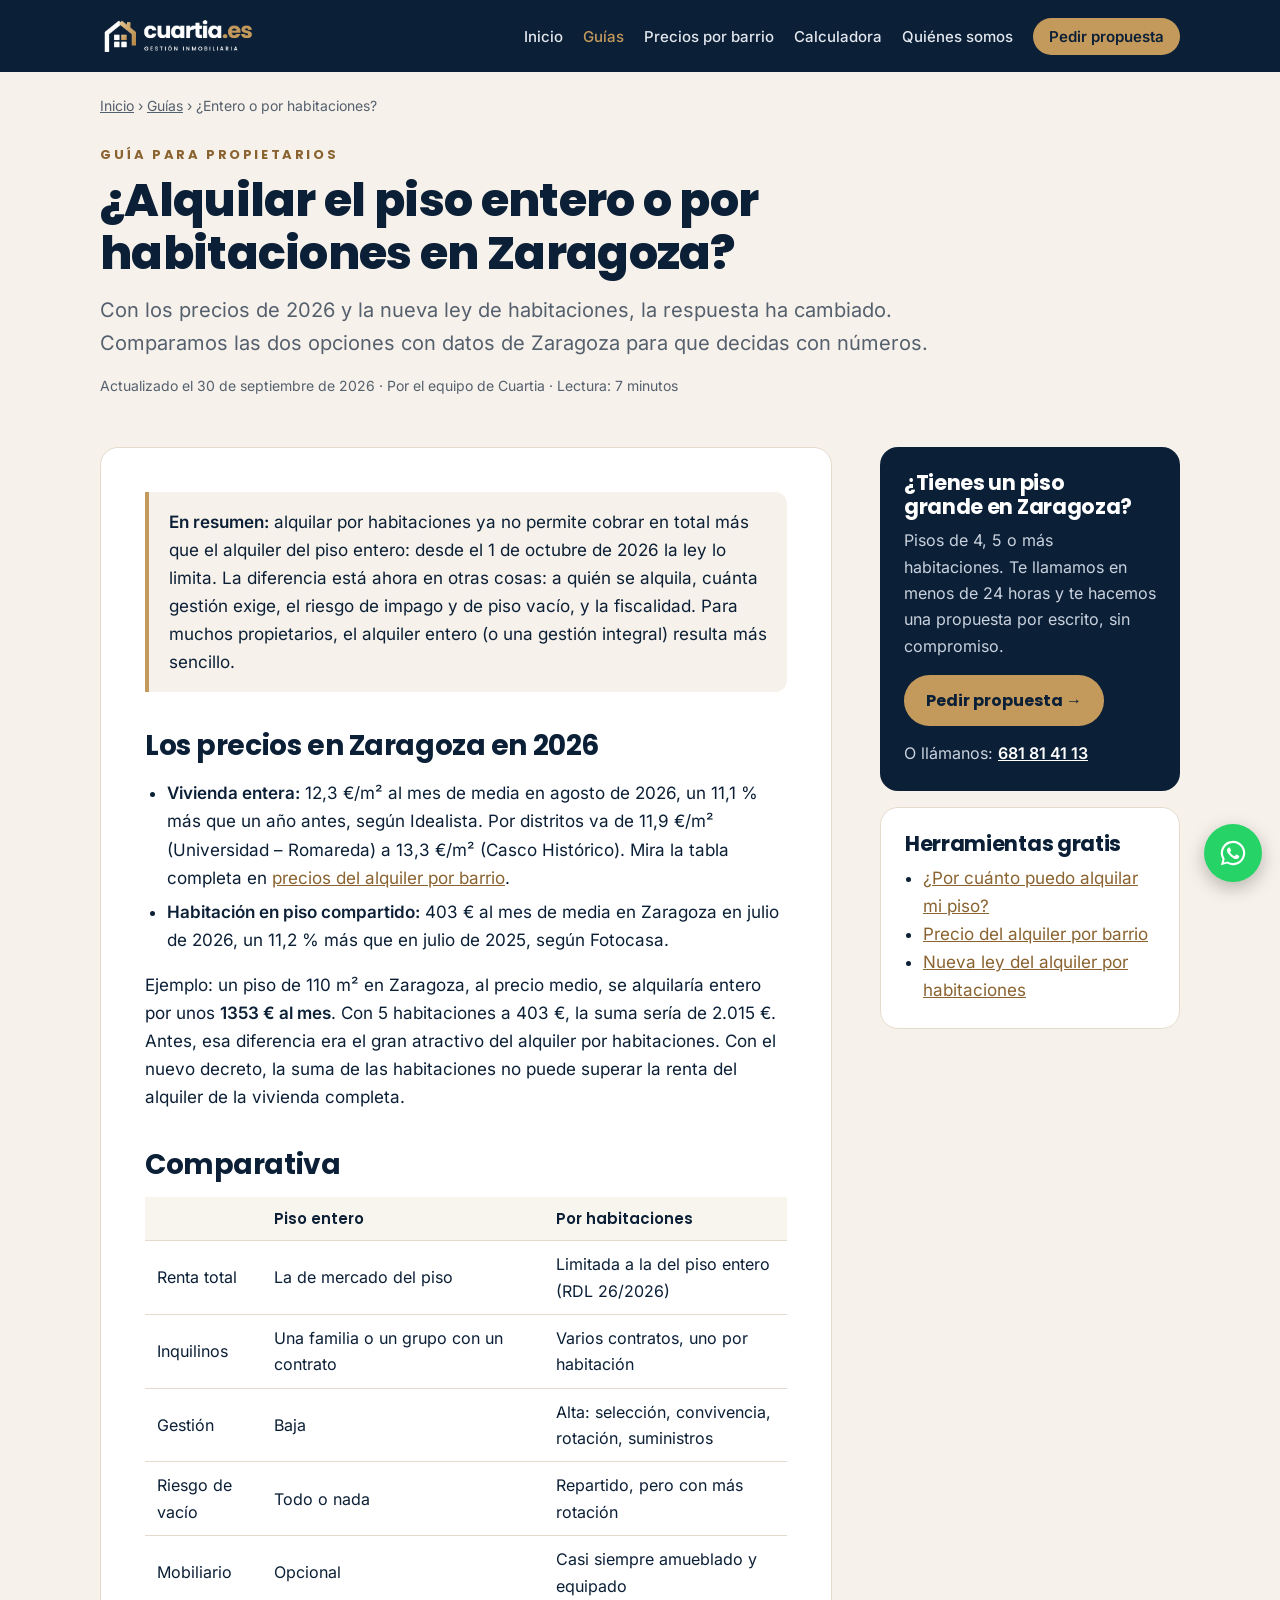
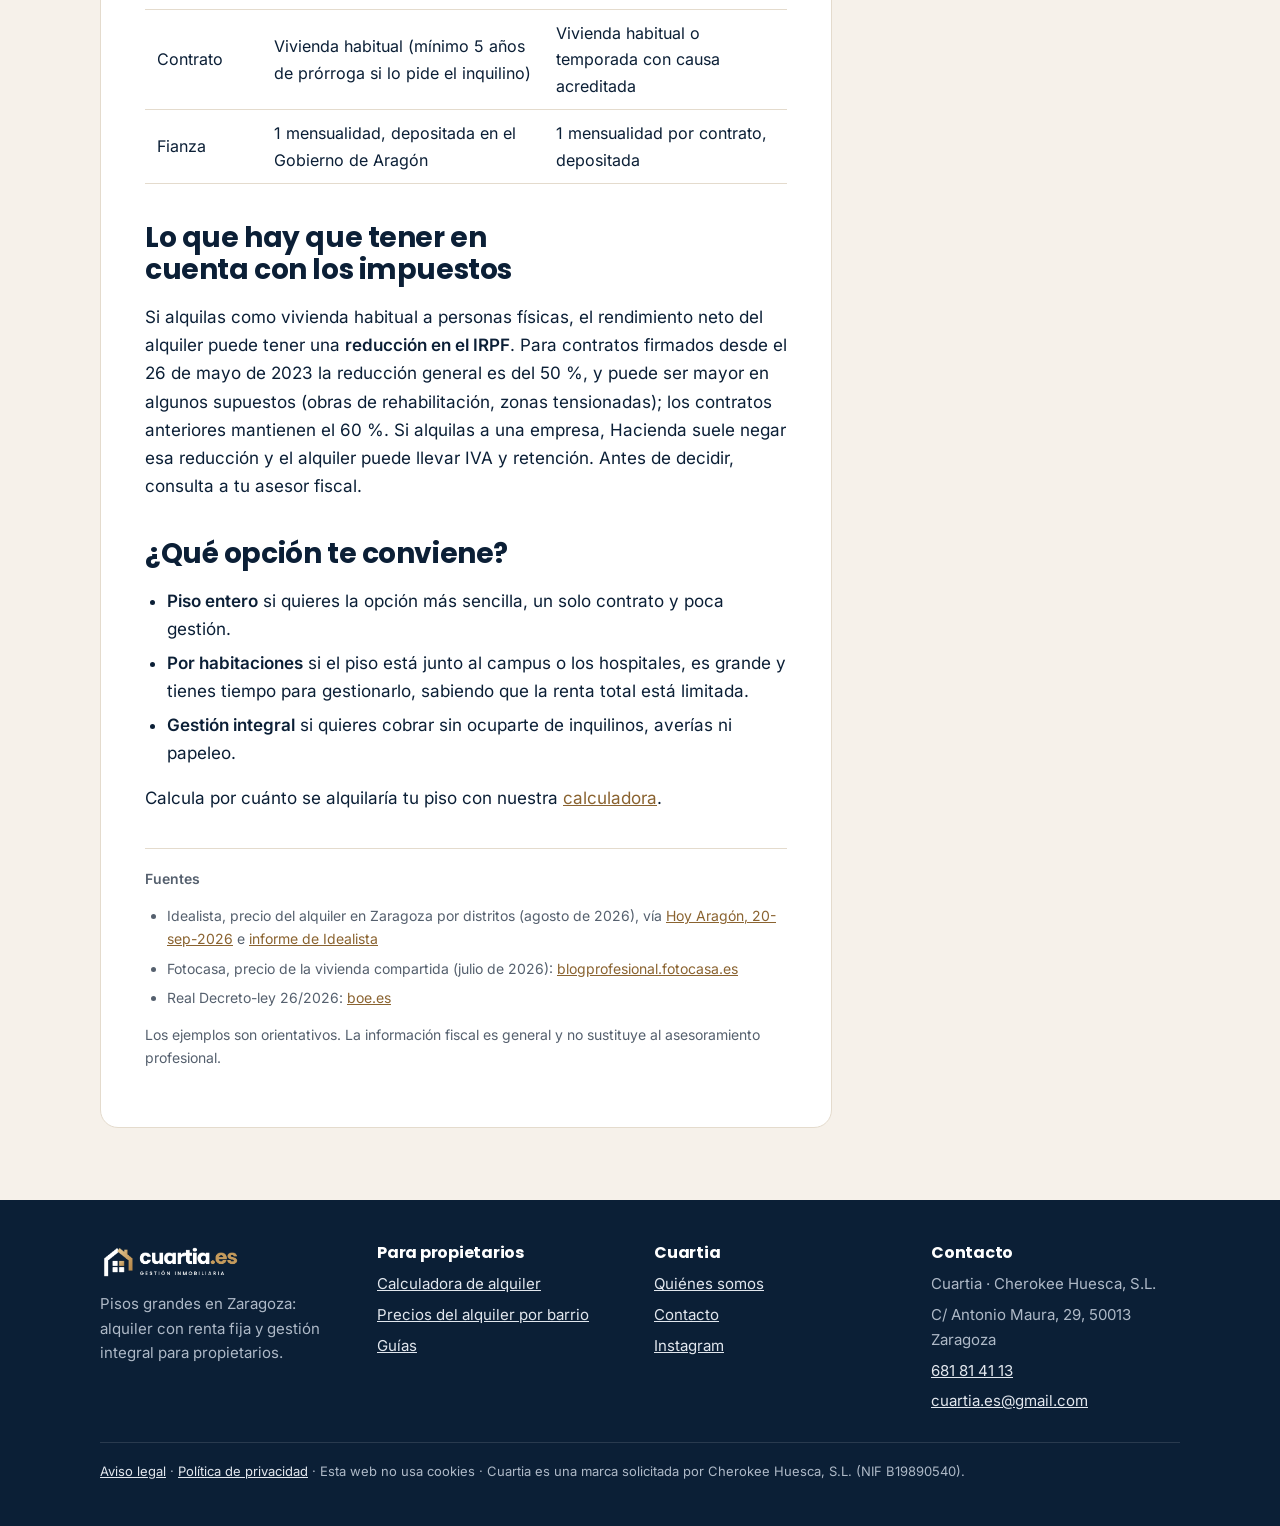
<file: guias/alquilar-piso-entero-o-por-habitaciones/index.html>
<!doctype html>
<html lang="es">
<head>
<meta charset="utf-8">
<meta name="viewport" content="width=device-width, initial-scale=1">
<title>¿Alquilar el piso entero o por habitaciones en Zaragoza? | Cuartia</title>
<meta name="description" content="Comparativa para propietarios de Zaragoza en 2026: ingresos, gestión, contratos, impuestos y cómo afecta el nuevo tope del RDL 26/2026 al alquiler por habitaciones.">
<link rel="canonical" href="https://cuartia.es/guias/alquilar-piso-entero-o-por-habitaciones/">
<meta name="robots" content="index, follow, max-image-preview:large">
<meta name="theme-color" content="#0B1F36">
<meta property="og:type" content="article">
<meta property="og:locale" content="es_ES">
<meta property="og:site_name" content="Cuartia">
<meta property="og:title" content="¿Alquilar el piso entero o por habitaciones en Zaragoza? | Cuartia">
<meta property="og:description" content="Comparativa para propietarios de Zaragoza en 2026: ingresos, gestión, contratos, impuestos y cómo afecta el nuevo tope del RDL 26/2026 al alquiler por habitaciones.">
<meta property="og:url" content="https://cuartia.es/guias/alquilar-piso-entero-o-por-habitaciones/">
<meta property="og:image" content="https://cuartia.es/img/og-cuartia.jpg">
<meta property="og:image:width" content="1200">
<meta property="og:image:height" content="630">
<meta name="twitter:card" content="summary_large_image">
<link rel="icon" href="/favicon.ico" sizes="any">
<link rel="icon" type="image/png" sizes="32x32" href="/img/favicon-32.png">
<link rel="apple-touch-icon" href="/img/apple-touch-icon.png">
<link rel="preload" href="/fonts/Poppins-800.woff2" as="font" type="font/woff2" crossorigin>
<link rel="stylesheet" href="/fonts/fonts.css">
<link rel="stylesheet" href="/css/site.css">
<script type="application/ld+json">{"@context":"https://schema.org","@graph":[{"@type":["Organization","RealEstateAgent"],"@id":"https://cuartia.es/#organizacion","name":"Cuartia","legalName":"Cherokee Huesca, S.L.","taxID":"B19890540","url":"https://cuartia.es/","logo":"https://cuartia.es/img/favicon-512.png","image":"https://cuartia.es/img/og-cuartia.jpg","email":"cuartia.es@gmail.com","telephone":"+34681814113","description":"Empresa de Zaragoza especializada en pisos grandes (4, 5 o más habitaciones): alquiler con renta fija y gestión integral para propietarios.","address":{"@type":"PostalAddress","streetAddress":"Calle de Antonio Maura, 29, 4.º izquierda","postalCode":"50013","addressLocality":"Zaragoza","addressRegion":"Aragón","addressCountry":"ES"},"areaServed":{"@type":"City","name":"Zaragoza","sameAs":"https://es.wikipedia.org/wiki/Zaragoza"},"sameAs":["https://www.instagram.com/cuartia.es/","https://www.facebook.com/profile.php?id=61594954588556"]},{"@type":"WebSite","@id":"https://cuartia.es/#web","url":"https://cuartia.es/","name":"Cuartia","inLanguage":"es-ES","publisher":{"@id":"https://cuartia.es/#organizacion"}},{"@type":"BreadcrumbList","itemListElement":[{"@type":"ListItem","position":1,"name":"Inicio","item":"https://cuartia.es/"},{"@type":"ListItem","position":2,"name":"Guías","item":"https://cuartia.es/guias/"},{"@type":"ListItem","position":3,"name":"¿Entero o por habitaciones?","item":"https://cuartia.es/guias/alquilar-piso-entero-o-por-habitaciones/"}]},{"@type":"Article","inLanguage":"es-ES","author":{"@id":"https://cuartia.es/#organizacion"},"publisher":{"@id":"https://cuartia.es/#organizacion"},"image":"https://cuartia.es/img/og-cuartia.jpg","headline":"¿Alquilar el piso entero o por habitaciones en Zaragoza?","datePublished":"2026-09-30","dateModified":"2026-09-30","mainEntityOfPage":"https://cuartia.es/guias/alquilar-piso-entero-o-por-habitaciones/"}]}</script>
</head>
<body>
<header class="top"><div class="wrap">
  <a class="logo" href="/"><img src="/img/logo_blanco.png" alt="Cuartia, gestión inmobiliaria en Zaragoza" width="176" height="40"></a>
  <nav class="menu" aria-label="Menú principal"><a href="/">Inicio</a><a href="/guias/" aria-current="page">Guías</a><a href="/precios-alquiler-zaragoza/">Precios por barrio</a><a href="/calculadora-alquiler-zaragoza/">Calculadora</a><a href="/quienes-somos/">Quiénes somos</a><a class="cta" href="/#propuesta">Pedir propuesta</a></nav>
</div></header>
<main>
<div class="wrap">
<nav class="crumbs" aria-label="Estás en"><a href="/">Inicio</a> › <a href="/guias/">Guías</a> › <span>¿Entero o por habitaciones?</span></nav>
<div class="page-head">
  <p class="eyebrow">Guía para propietarios</p>
  <h1>¿Alquilar el piso entero o por habitaciones en Zaragoza?</h1>
  <p class="lead">Con los precios de 2026 y la nueva ley de habitaciones, la respuesta ha cambiado. Comparamos las dos opciones con datos de Zaragoza para que decidas con números.</p>
  <p class="meta">Actualizado el 30 de septiembre de 2026 · Por el equipo de Cuartia · Lectura: 7 minutos</p>
</div>
<div class="layout">
<article>
  <p class="answer"><strong>En resumen:</strong> alquilar por habitaciones ya no permite cobrar en total más que el alquiler del piso entero: desde el 1 de octubre de 2026 la ley lo limita. La diferencia está ahora en otras cosas: a quién se alquila, cuánta gestión exige, el riesgo de impago y de piso vacío, y la fiscalidad. Para muchos propietarios, el alquiler entero (o una gestión integral) resulta más sencillo.</p>

  <h2>Los precios en Zaragoza en 2026</h2>
  <ul>
    <li><strong>Vivienda entera:</strong> 12,3 €/m² al mes de media en agosto de 2026, un 11,1 % más que un año antes, según Idealista. Por distritos va de 11,9 €/m² (Universidad – Romareda) a 13,3 €/m² (Casco Histórico). Mira la tabla completa en <a href="/precios-alquiler-zaragoza/">precios del alquiler por barrio</a>.</li>
    <li><strong>Habitación en piso compartido:</strong> 403 € al mes de media en Zaragoza en julio de 2026, un 11,2 % más que en julio de 2025, según Fotocasa.</li>
  </ul>
  <p>Ejemplo: un piso de 110 m² en Zaragoza, al precio medio, se alquilaría entero por unos <strong>1353 € al mes</strong>. Con 5 habitaciones a 403 €, la suma sería de 2.015 €. Antes, esa diferencia era el gran atractivo del alquiler por habitaciones. Con el nuevo decreto, la suma de las habitaciones no puede superar la renta del alquiler de la vivienda completa.</p>

  <h2>Comparativa</h2>
  <div class="table-wrap"><table>
    <thead><tr><th></th><th>Piso entero</th><th>Por habitaciones</th></tr></thead>
    <tbody>
      <tr><td>Renta total</td><td>La de mercado del piso</td><td>Limitada a la del piso entero (RDL 26/2026)</td></tr>
      <tr><td>Inquilinos</td><td>Una familia o un grupo con un contrato</td><td>Varios contratos, uno por habitación</td></tr>
      <tr><td>Gestión</td><td>Baja</td><td>Alta: selección, convivencia, rotación, suministros</td></tr>
      <tr><td>Riesgo de vacío</td><td>Todo o nada</td><td>Repartido, pero con más rotación</td></tr>
      <tr><td>Mobiliario</td><td>Opcional</td><td>Casi siempre amueblado y equipado</td></tr>
      <tr><td>Contrato</td><td>Vivienda habitual (mínimo 5 años de prórroga si lo pide el inquilino)</td><td>Vivienda habitual o temporada con causa acreditada</td></tr>
      <tr><td>Fianza</td><td>1 mensualidad, depositada en el Gobierno de Aragón</td><td>1 mensualidad por contrato, depositada</td></tr>
    </tbody>
  </table></div>

  <h2>Lo que hay que tener en cuenta con los impuestos</h2>
  <p>Si alquilas como vivienda habitual a personas físicas, el rendimiento neto del alquiler puede tener una <strong>reducción en el IRPF</strong>. Para contratos firmados desde el 26 de mayo de 2023 la reducción general es del 50 %, y puede ser mayor en algunos supuestos (obras de rehabilitación, zonas tensionadas); los contratos anteriores mantienen el 60 %. Si alquilas a una empresa, Hacienda suele negar esa reducción y el alquiler puede llevar IVA y retención. Antes de decidir, consulta a tu asesor fiscal.</p>

  <h2>¿Qué opción te conviene?</h2>
  <ul>
    <li><strong>Piso entero</strong> si quieres la opción más sencilla, un solo contrato y poca gestión.</li>
    <li><strong>Por habitaciones</strong> si el piso está junto al campus o los hospitales, es grande y tienes tiempo para gestionarlo, sabiendo que la renta total está limitada.</li>
    <li><strong>Gestión integral</strong> si quieres cobrar sin ocuparte de inquilinos, averías ni papeleo.</li>
  </ul>
  <p>Calcula por cuánto se alquilaría tu piso con nuestra <a href="/calculadora-alquiler-zaragoza/">calculadora</a>.</p>

  <div class="sources"><strong>Fuentes</strong>
    <ul>
      <li>Idealista, precio del alquiler en Zaragoza por distritos (agosto de 2026), vía <a href="https://www.hoyaragon.es/vivienda/cuanto-cuesta-piso-alquiler-barrios-zaragoza-idealista/20260920111706146645.html" rel="noopener">Hoy Aragón, 20-sep-2026</a> e <a href="https://www.idealista.com/sala-de-prensa/informes-precio-vivienda/alquiler/aragon/zaragoza-provincia/zaragoza/" rel="noopener">informe de Idealista</a></li>
      <li>Fotocasa, precio de la vivienda compartida (julio de 2026): <a href="https://blogprofesional.fotocasa.es/analisis-precio-vivienda-compartida-espana" rel="noopener">blogprofesional.fotocasa.es</a></li>
      <li>Real Decreto-ley 26/2026: <a href="https://www.boe.es/diario_boe/txt.php?id=BOE-A-2026-20266" rel="noopener">boe.es</a></li>
    </ul>
    <p>Los ejemplos son orientativos. La información fiscal es general y no sustituye al asesoramiento profesional.</p>
  </div>
</article>
<aside class="side">
  <div class="box">
    <h2>¿Tienes un piso grande en Zaragoza?</h2>
    <p>Pisos de 4, 5 o más habitaciones. Te llamamos en menos de 24 horas y te hacemos una propuesta por escrito, sin compromiso.</p>
    <a class="btn" href="/#propuesta">Pedir propuesta →</a>
    <p style="margin:14px 0 0">O llámanos: <a href="tel:+34681814113" style="color:#fff"><strong>681 81 41 13</strong></a></p>
  </div>
  <div class="box light">
    <h3>Herramientas gratis</h3>
    <ul>
      <li><a href="/calculadora-alquiler-zaragoza/">¿Por cuánto puedo alquilar mi piso?</a></li>
      <li><a href="/precios-alquiler-zaragoza/">Precio del alquiler por barrio</a></li>
      <li><a href="/guias/nueva-ley-alquiler-habitaciones-rdl-26-2026/">Nueva ley del alquiler por habitaciones</a></li>
    </ul>
  </div>
</aside>
</div>
</div>
</main>
<footer class="site"><div class="wrap">
  <div class="cols">
    <div><a class="logo" href="/"><img src="/img/logo_blanco.png" alt="Cuartia" width="158" height="36"></a>
      <p style="margin:0">Pisos grandes en Zaragoza: alquiler con renta fija y gestión integral para propietarios.</p></div>
    <div><h2>Para propietarios</h2><ul>
      <li><a href="/calculadora-alquiler-zaragoza/">Calculadora de alquiler</a></li>
      <li><a href="/precios-alquiler-zaragoza/">Precios del alquiler por barrio</a></li>
      <li><a href="/guias/">Guías</a></li></ul></div>
    <div><h2>Cuartia</h2><ul>
      <li><a href="/quienes-somos/">Quiénes somos</a></li>
      <li><a href="/contacto/">Contacto</a></li>
      <li><a href="https://www.instagram.com/cuartia.es/" rel="noopener">Instagram</a></li></ul></div>
    <div><h2>Contacto</h2><ul>
      <li>Cuartia · Cherokee Huesca, S.L.</li>
      <li>C/ Antonio Maura, 29, 50013 Zaragoza</li>
      <li><a href="tel:+34681814113">681 81 41 13</a></li>
      <li><a href="mailto:cuartia.es@gmail.com">cuartia.es@gmail.com</a></li></ul></div>
  </div>
  <div class="legal"><a href="/aviso-legal.html">Aviso legal</a> · <a href="/privacidad.html">Política de privacidad</a> · Esta web no usa cookies · Cuartia es una marca solicitada por Cherokee Huesca, S.L. (NIF B19890540).</div>
</div></footer>
<a class="wa" href="https://wa.me/34681814113?text=Hola%2C%20tengo%20un%20piso%20en%20Zaragoza%20y%20quiero%20informaci%C3%B3n%20sobre%20Cuartia." target="_blank" rel="noopener" aria-label="Escríbenos por WhatsApp"><svg viewBox="0 0 32 32" width="30" height="30" fill="#fff" aria-hidden="true"><path d="M16 3a13 13 0 0 0-11.2 19.6L3 29l6.6-1.7A13 13 0 1 0 16 3Zm0 23.7a10.7 10.7 0 0 1-5.5-1.5l-.4-.2-3.9 1 1-3.8-.2-.4A10.7 10.7 0 1 1 16 26.7Zm5.9-8c-.3-.2-1.9-.9-2.2-1s-.5-.2-.7.2-.8 1-1 1.2-.4.2-.7.1a8.8 8.8 0 0 1-4.4-3.8c-.3-.6.3-.5 1-1.7.1-.2 0-.4 0-.6l-1-2.4c-.3-.6-.5-.5-.7-.5h-.6a1.2 1.2 0 0 0-.9.4 3.6 3.6 0 0 0-1.1 2.7 6.3 6.3 0 0 0 1.3 3.3 14.4 14.4 0 0 0 5.5 4.9c2 .9 2.8.9 3.8.8a3.3 3.3 0 0 0 2.2-1.5 2.7 2.7 0 0 0 .2-1.5c-.1-.2-.3-.2-.6-.4Z"/></svg></a>

</body>
</html>
</file>
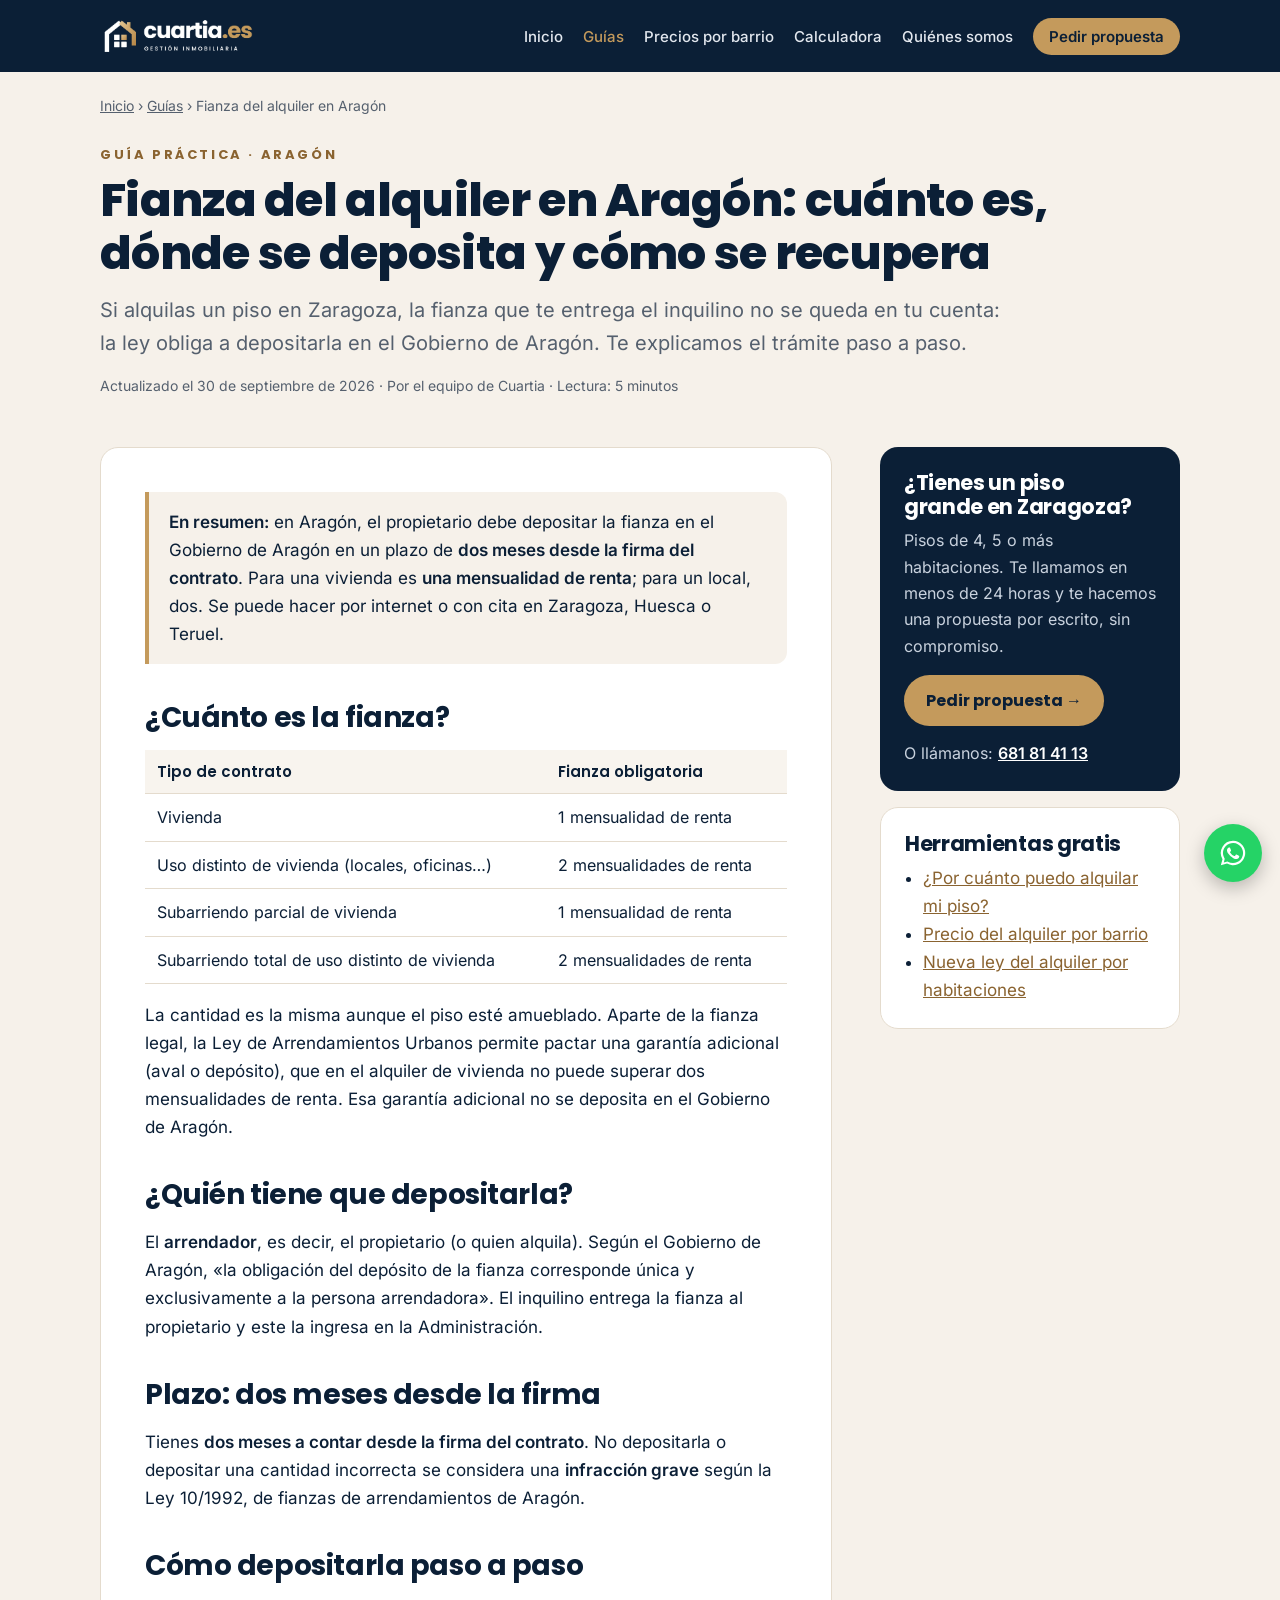
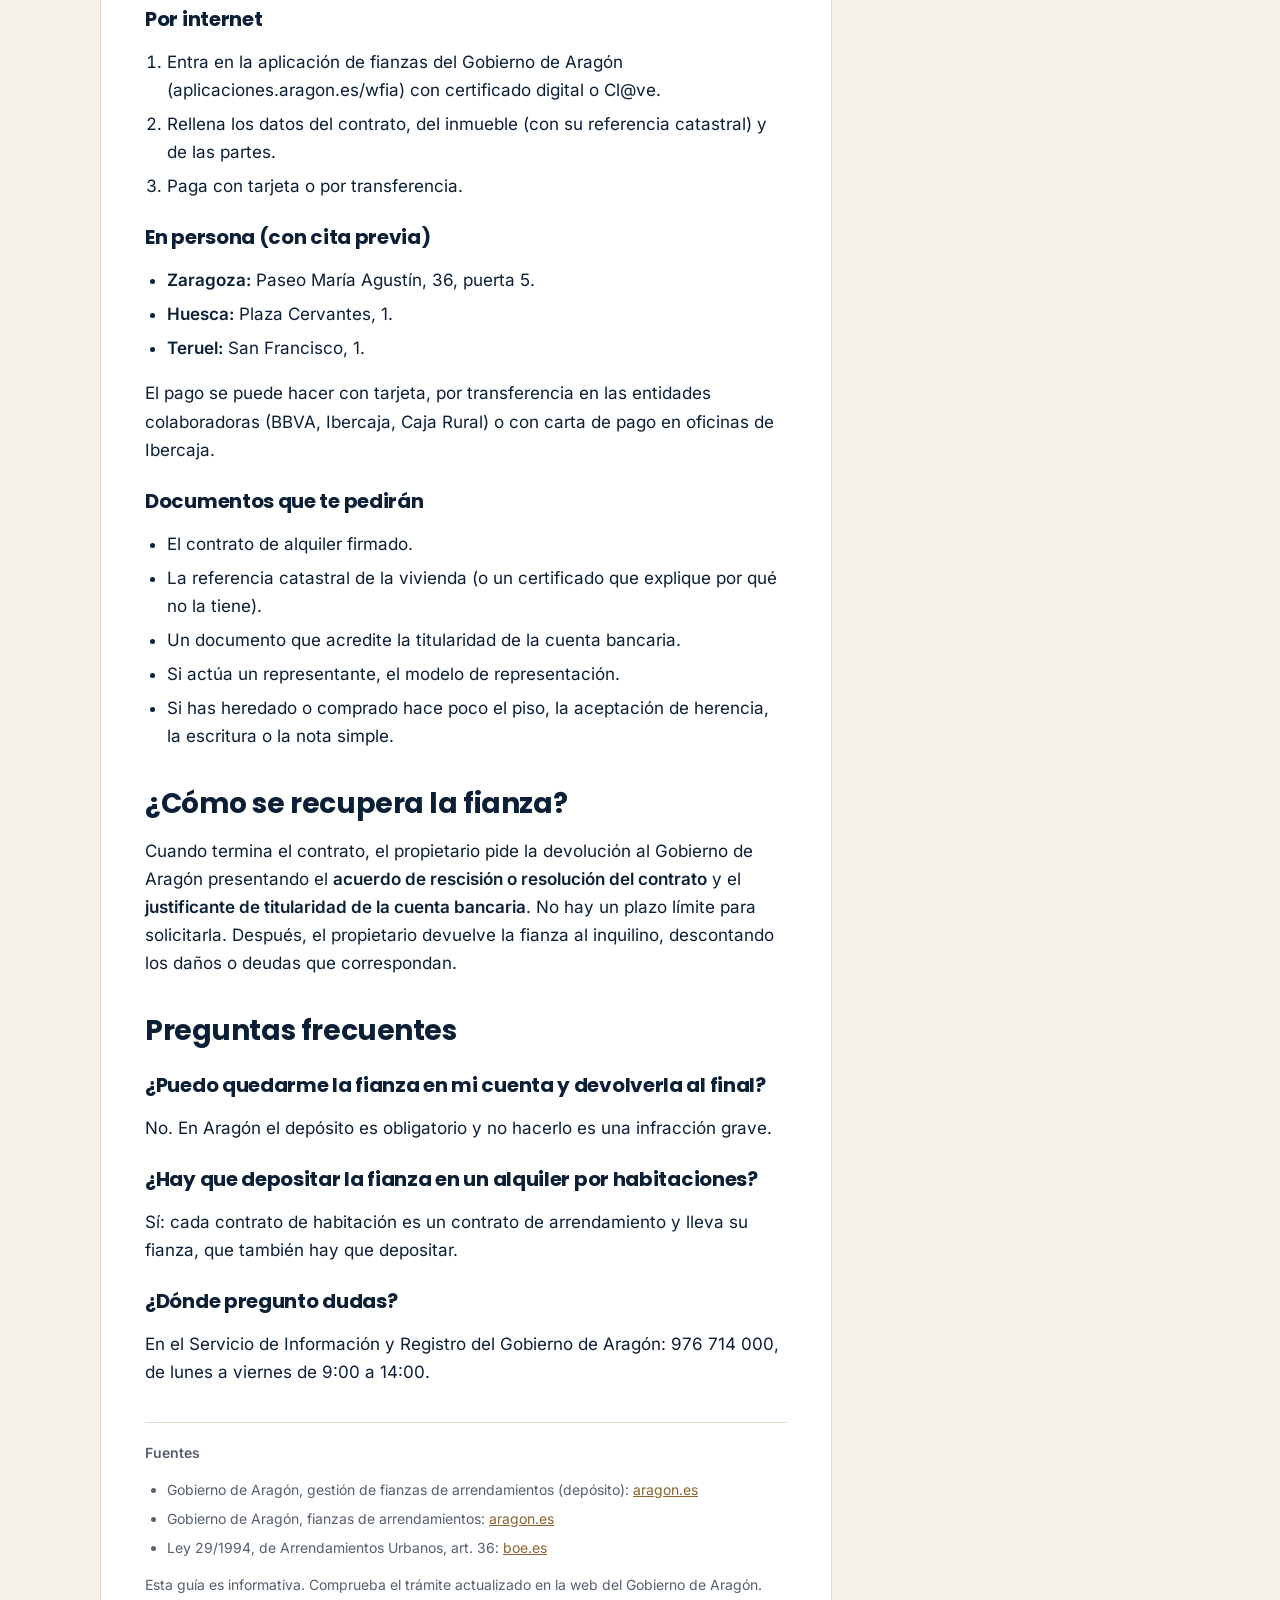
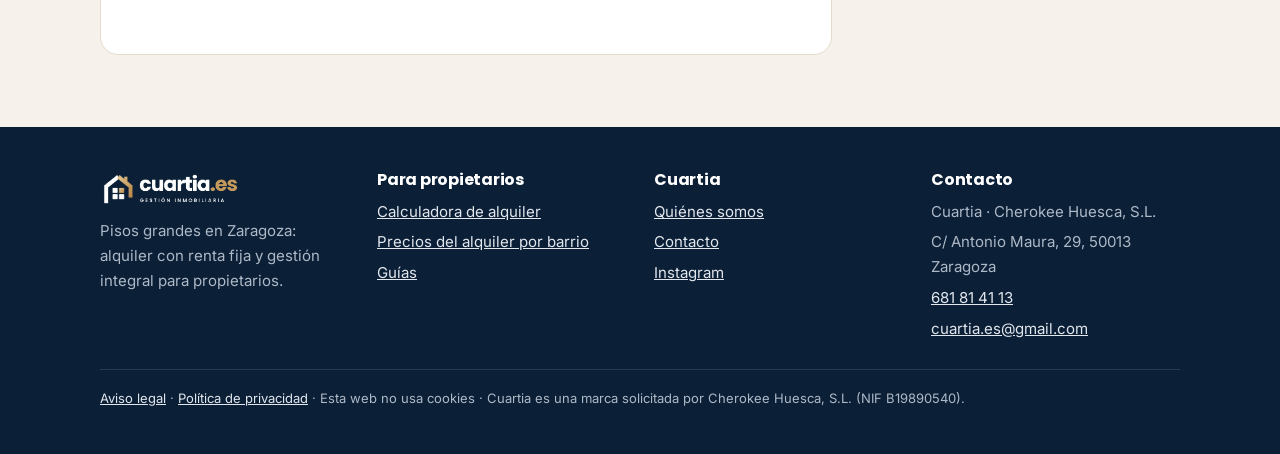
<file: guias/fianza-alquiler-aragon/index.html>
<!doctype html>
<html lang="es">
<head>
<meta charset="utf-8">
<meta name="viewport" content="width=device-width, initial-scale=1">
<title>Fianza del alquiler en Aragón: dónde y cómo depositarla | Cuartia</title>
<meta name="description" content="Cuánto es la fianza, en qué plazo hay que depositarla en el Gobierno de Aragón, cómo se hace por internet o en Zaragoza y cómo se recupera al acabar el contrato.">
<link rel="canonical" href="https://cuartia.es/guias/fianza-alquiler-aragon/">
<meta name="robots" content="index, follow, max-image-preview:large">
<meta name="theme-color" content="#0B1F36">
<meta property="og:type" content="article">
<meta property="og:locale" content="es_ES">
<meta property="og:site_name" content="Cuartia">
<meta property="og:title" content="Fianza del alquiler en Aragón: dónde y cómo depositarla | Cuartia">
<meta property="og:description" content="Cuánto es la fianza, en qué plazo hay que depositarla en el Gobierno de Aragón, cómo se hace por internet o en Zaragoza y cómo se recupera al acabar el contrato.">
<meta property="og:url" content="https://cuartia.es/guias/fianza-alquiler-aragon/">
<meta property="og:image" content="https://cuartia.es/img/og-cuartia.jpg">
<meta property="og:image:width" content="1200">
<meta property="og:image:height" content="630">
<meta name="twitter:card" content="summary_large_image">
<link rel="icon" href="/favicon.ico" sizes="any">
<link rel="icon" type="image/png" sizes="32x32" href="/img/favicon-32.png">
<link rel="apple-touch-icon" href="/img/apple-touch-icon.png">
<link rel="preload" href="/fonts/Poppins-800.woff2" as="font" type="font/woff2" crossorigin>
<link rel="stylesheet" href="/fonts/fonts.css">
<link rel="stylesheet" href="/css/site.css">
<script type="application/ld+json">{"@context":"https://schema.org","@graph":[{"@type":["Organization","RealEstateAgent"],"@id":"https://cuartia.es/#organizacion","name":"Cuartia","legalName":"Cherokee Huesca, S.L.","taxID":"B19890540","url":"https://cuartia.es/","logo":"https://cuartia.es/img/favicon-512.png","image":"https://cuartia.es/img/og-cuartia.jpg","email":"cuartia.es@gmail.com","telephone":"+34681814113","description":"Empresa de Zaragoza especializada en pisos grandes (4, 5 o más habitaciones): alquiler con renta fija y gestión integral para propietarios.","address":{"@type":"PostalAddress","streetAddress":"Calle de Antonio Maura, 29, 4.º izquierda","postalCode":"50013","addressLocality":"Zaragoza","addressRegion":"Aragón","addressCountry":"ES"},"areaServed":{"@type":"City","name":"Zaragoza","sameAs":"https://es.wikipedia.org/wiki/Zaragoza"},"sameAs":["https://www.instagram.com/cuartia.es/","https://www.facebook.com/profile.php?id=61594954588556"]},{"@type":"WebSite","@id":"https://cuartia.es/#web","url":"https://cuartia.es/","name":"Cuartia","inLanguage":"es-ES","publisher":{"@id":"https://cuartia.es/#organizacion"}},{"@type":"BreadcrumbList","itemListElement":[{"@type":"ListItem","position":1,"name":"Inicio","item":"https://cuartia.es/"},{"@type":"ListItem","position":2,"name":"Guías","item":"https://cuartia.es/guias/"},{"@type":"ListItem","position":3,"name":"Fianza del alquiler en Aragón","item":"https://cuartia.es/guias/fianza-alquiler-aragon/"}]},{"@type":"Article","inLanguage":"es-ES","author":{"@id":"https://cuartia.es/#organizacion"},"publisher":{"@id":"https://cuartia.es/#organizacion"},"image":"https://cuartia.es/img/og-cuartia.jpg","headline":"Fianza del alquiler en Aragón: cuánto es, dónde se deposita y cómo se recupera","datePublished":"2026-09-30","dateModified":"2026-09-30","mainEntityOfPage":"https://cuartia.es/guias/fianza-alquiler-aragon/"}]}</script>
</head>
<body>
<header class="top"><div class="wrap">
  <a class="logo" href="/"><img src="/img/logo_blanco.png" alt="Cuartia, gestión inmobiliaria en Zaragoza" width="176" height="40"></a>
  <nav class="menu" aria-label="Menú principal"><a href="/">Inicio</a><a href="/guias/" aria-current="page">Guías</a><a href="/precios-alquiler-zaragoza/">Precios por barrio</a><a href="/calculadora-alquiler-zaragoza/">Calculadora</a><a href="/quienes-somos/">Quiénes somos</a><a class="cta" href="/#propuesta">Pedir propuesta</a></nav>
</div></header>
<main>
<div class="wrap">
<nav class="crumbs" aria-label="Estás en"><a href="/">Inicio</a> › <a href="/guias/">Guías</a> › <span>Fianza del alquiler en Aragón</span></nav>
<div class="page-head">
  <p class="eyebrow">Guía práctica · Aragón</p>
  <h1>Fianza del alquiler en Aragón: cuánto es, dónde se deposita y cómo se recupera</h1>
  <p class="lead">Si alquilas un piso en Zaragoza, la fianza que te entrega el inquilino no se queda en tu cuenta: la ley obliga a depositarla en el Gobierno de Aragón. Te explicamos el trámite paso a paso.</p>
  <p class="meta">Actualizado el 30 de septiembre de 2026 · Por el equipo de Cuartia · Lectura: 5 minutos</p>
</div>
<div class="layout">
<article>
  <p class="answer"><strong>En resumen:</strong> en Aragón, el propietario debe depositar la fianza en el Gobierno de Aragón en un plazo de <strong>dos meses desde la firma del contrato</strong>. Para una vivienda es <strong>una mensualidad de renta</strong>; para un local, dos. Se puede hacer por internet o con cita en Zaragoza, Huesca o Teruel.</p>

  <h2>¿Cuánto es la fianza?</h2>
  <div class="table-wrap"><table>
    <thead><tr><th>Tipo de contrato</th><th>Fianza obligatoria</th></tr></thead>
    <tbody>
      <tr><td>Vivienda</td><td>1 mensualidad de renta</td></tr>
      <tr><td>Uso distinto de vivienda (locales, oficinas…)</td><td>2 mensualidades de renta</td></tr>
      <tr><td>Subarriendo parcial de vivienda</td><td>1 mensualidad de renta</td></tr>
      <tr><td>Subarriendo total de uso distinto de vivienda</td><td>2 mensualidades de renta</td></tr>
    </tbody>
  </table></div>
  <p>La cantidad es la misma aunque el piso esté amueblado. Aparte de la fianza legal, la Ley de Arrendamientos Urbanos permite pactar una garantía adicional (aval o depósito), que en el alquiler de vivienda no puede superar dos mensualidades de renta. Esa garantía adicional no se deposita en el Gobierno de Aragón.</p>

  <h2>¿Quién tiene que depositarla?</h2>
  <p>El <strong>arrendador</strong>, es decir, el propietario (o quien alquila). Según el Gobierno de Aragón, «la obligación del depósito de la fianza corresponde única y exclusivamente a la persona arrendadora». El inquilino entrega la fianza al propietario y este la ingresa en la Administración.</p>

  <h2>Plazo: dos meses desde la firma</h2>
  <p>Tienes <strong>dos meses a contar desde la firma del contrato</strong>. No depositarla o depositar una cantidad incorrecta se considera una <strong>infracción grave</strong> según la Ley 10/1992, de fianzas de arrendamientos de Aragón.</p>

  <h2>Cómo depositarla paso a paso</h2>
  <h3>Por internet</h3>
  <ol>
    <li>Entra en la aplicación de fianzas del Gobierno de Aragón (aplicaciones.aragon.es/wfia) con certificado digital o Cl@ve.</li>
    <li>Rellena los datos del contrato, del inmueble (con su referencia catastral) y de las partes.</li>
    <li>Paga con tarjeta o por transferencia.</li>
  </ol>
  <h3>En persona (con cita previa)</h3>
  <ul>
    <li><strong>Zaragoza:</strong> Paseo María Agustín, 36, puerta 5.</li>
    <li><strong>Huesca:</strong> Plaza Cervantes, 1.</li>
    <li><strong>Teruel:</strong> San Francisco, 1.</li>
  </ul>
  <p>El pago se puede hacer con tarjeta, por transferencia en las entidades colaboradoras (BBVA, Ibercaja, Caja Rural) o con carta de pago en oficinas de Ibercaja.</p>
  <h3>Documentos que te pedirán</h3>
  <ul>
    <li>El contrato de alquiler firmado.</li>
    <li>La referencia catastral de la vivienda (o un certificado que explique por qué no la tiene).</li>
    <li>Un documento que acredite la titularidad de la cuenta bancaria.</li>
    <li>Si actúa un representante, el modelo de representación.</li>
    <li>Si has heredado o comprado hace poco el piso, la aceptación de herencia, la escritura o la nota simple.</li>
  </ul>

  <h2>¿Cómo se recupera la fianza?</h2>
  <p>Cuando termina el contrato, el propietario pide la devolución al Gobierno de Aragón presentando el <strong>acuerdo de rescisión o resolución del contrato</strong> y el <strong>justificante de titularidad de la cuenta bancaria</strong>. No hay un plazo límite para solicitarla. Después, el propietario devuelve la fianza al inquilino, descontando los daños o deudas que correspondan.</p>

  <h2>Preguntas frecuentes</h2>
  <h3>¿Puedo quedarme la fianza en mi cuenta y devolverla al final?</h3>
  <p>No. En Aragón el depósito es obligatorio y no hacerlo es una infracción grave.</p>
  <h3>¿Hay que depositar la fianza en un alquiler por habitaciones?</h3>
  <p>Sí: cada contrato de habitación es un contrato de arrendamiento y lleva su fianza, que también hay que depositar.</p>
  <h3>¿Dónde pregunto dudas?</h3>
  <p>En el Servicio de Información y Registro del Gobierno de Aragón: 976 714 000, de lunes a viernes de 9:00 a 14:00.</p>

  <div class="sources"><strong>Fuentes</strong>
    <ul>
      <li>Gobierno de Aragón, gestión de fianzas de arrendamientos (depósito): <a href="https://www.aragon.es/tramitador/-/tramite/gestion-de-fianzas-de-arrendamientos-en-regimen-general/deposito" rel="noopener">aragon.es</a></li>
      <li>Gobierno de Aragón, fianzas de arrendamientos: <a href="https://www.aragon.es/temas/vivienda-urbanismo/fianzas-arrendamientos" rel="noopener">aragon.es</a></li>
      <li>Ley 29/1994, de Arrendamientos Urbanos, art. 36: <a href="https://www.boe.es/buscar/act.php?id=BOE-A-1994-26003" rel="noopener">boe.es</a></li>
    </ul>
    <p>Esta guía es informativa. Comprueba el trámite actualizado en la web del Gobierno de Aragón.</p>
  </div>
</article>
<aside class="side">
  <div class="box">
    <h2>¿Tienes un piso grande en Zaragoza?</h2>
    <p>Pisos de 4, 5 o más habitaciones. Te llamamos en menos de 24 horas y te hacemos una propuesta por escrito, sin compromiso.</p>
    <a class="btn" href="/#propuesta">Pedir propuesta →</a>
    <p style="margin:14px 0 0">O llámanos: <a href="tel:+34681814113" style="color:#fff"><strong>681 81 41 13</strong></a></p>
  </div>
  <div class="box light">
    <h3>Herramientas gratis</h3>
    <ul>
      <li><a href="/calculadora-alquiler-zaragoza/">¿Por cuánto puedo alquilar mi piso?</a></li>
      <li><a href="/precios-alquiler-zaragoza/">Precio del alquiler por barrio</a></li>
      <li><a href="/guias/nueva-ley-alquiler-habitaciones-rdl-26-2026/">Nueva ley del alquiler por habitaciones</a></li>
    </ul>
  </div>
</aside>
</div>
</div>
</main>
<footer class="site"><div class="wrap">
  <div class="cols">
    <div><a class="logo" href="/"><img src="/img/logo_blanco.png" alt="Cuartia" width="158" height="36"></a>
      <p style="margin:0">Pisos grandes en Zaragoza: alquiler con renta fija y gestión integral para propietarios.</p></div>
    <div><h2>Para propietarios</h2><ul>
      <li><a href="/calculadora-alquiler-zaragoza/">Calculadora de alquiler</a></li>
      <li><a href="/precios-alquiler-zaragoza/">Precios del alquiler por barrio</a></li>
      <li><a href="/guias/">Guías</a></li></ul></div>
    <div><h2>Cuartia</h2><ul>
      <li><a href="/quienes-somos/">Quiénes somos</a></li>
      <li><a href="/contacto/">Contacto</a></li>
      <li><a href="https://www.instagram.com/cuartia.es/" rel="noopener">Instagram</a></li></ul></div>
    <div><h2>Contacto</h2><ul>
      <li>Cuartia · Cherokee Huesca, S.L.</li>
      <li>C/ Antonio Maura, 29, 50013 Zaragoza</li>
      <li><a href="tel:+34681814113">681 81 41 13</a></li>
      <li><a href="mailto:cuartia.es@gmail.com">cuartia.es@gmail.com</a></li></ul></div>
  </div>
  <div class="legal"><a href="/aviso-legal.html">Aviso legal</a> · <a href="/privacidad.html">Política de privacidad</a> · Esta web no usa cookies · Cuartia es una marca solicitada por Cherokee Huesca, S.L. (NIF B19890540).</div>
</div></footer>
<a class="wa" href="https://wa.me/34681814113?text=Hola%2C%20tengo%20un%20piso%20en%20Zaragoza%20y%20quiero%20informaci%C3%B3n%20sobre%20Cuartia." target="_blank" rel="noopener" aria-label="Escríbenos por WhatsApp"><svg viewBox="0 0 32 32" width="30" height="30" fill="#fff" aria-hidden="true"><path d="M16 3a13 13 0 0 0-11.2 19.6L3 29l6.6-1.7A13 13 0 1 0 16 3Zm0 23.7a10.7 10.7 0 0 1-5.5-1.5l-.4-.2-3.9 1 1-3.8-.2-.4A10.7 10.7 0 1 1 16 26.7Zm5.9-8c-.3-.2-1.9-.9-2.2-1s-.5-.2-.7.2-.8 1-1 1.2-.4.2-.7.1a8.8 8.8 0 0 1-4.4-3.8c-.3-.6.3-.5 1-1.7.1-.2 0-.4 0-.6l-1-2.4c-.3-.6-.5-.5-.7-.5h-.6a1.2 1.2 0 0 0-.9.4 3.6 3.6 0 0 0-1.1 2.7 6.3 6.3 0 0 0 1.3 3.3 14.4 14.4 0 0 0 5.5 4.9c2 .9 2.8.9 3.8.8a3.3 3.3 0 0 0 2.2-1.5 2.7 2.7 0 0 0 .2-1.5c-.1-.2-.3-.2-.6-.4Z"/></svg></a>

</body>
</html>
</file>
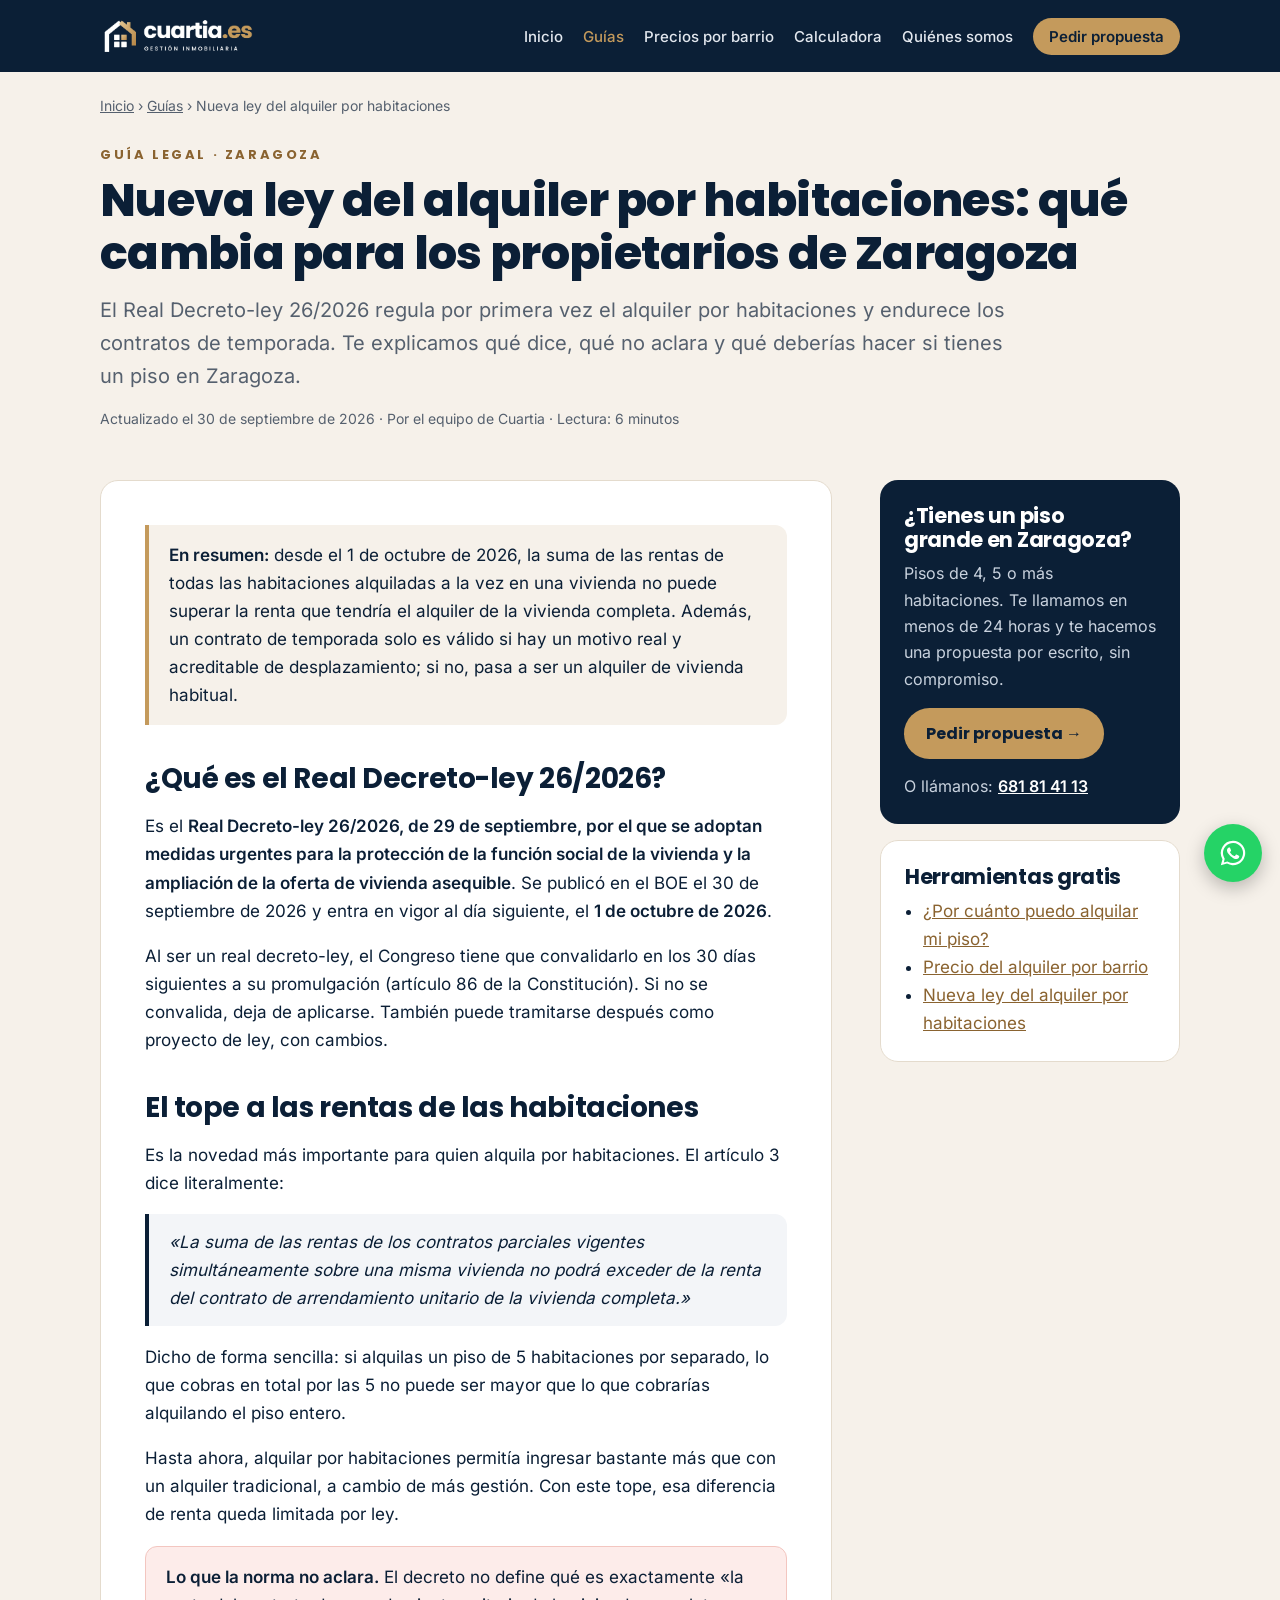
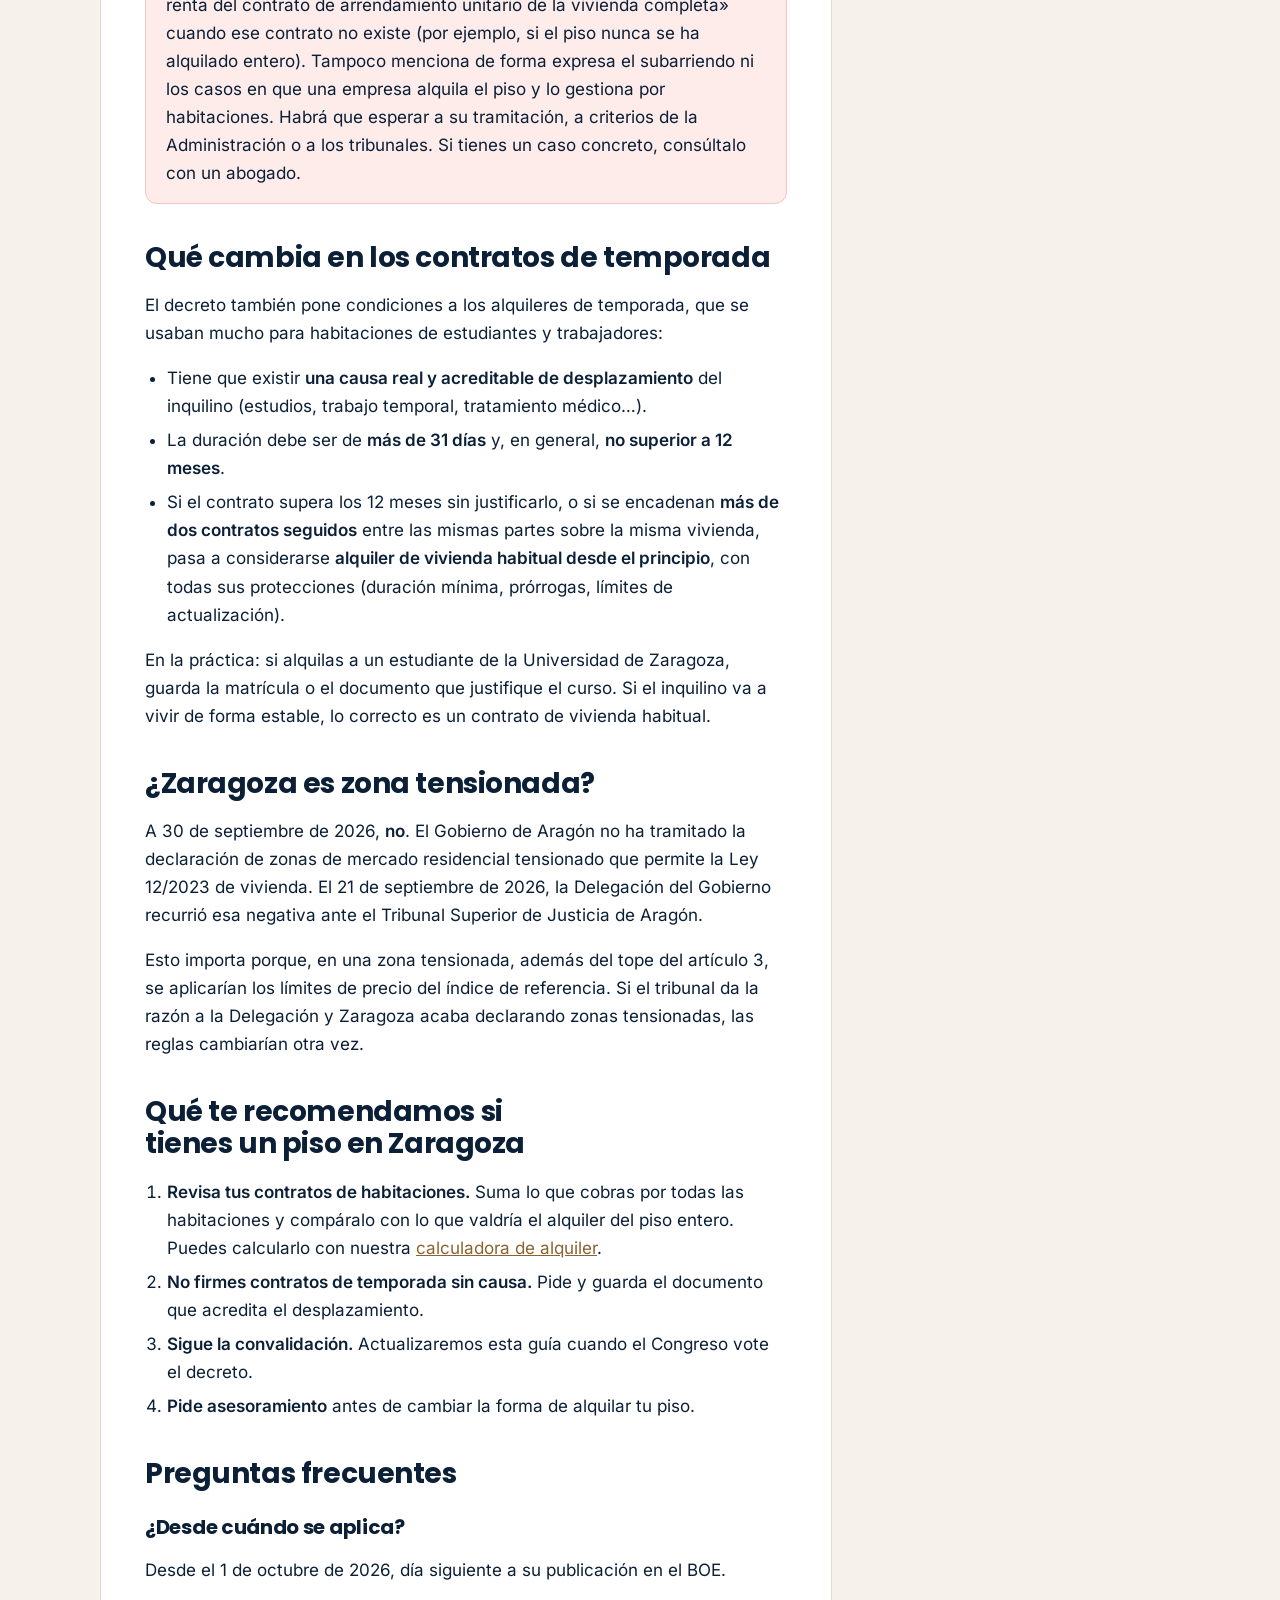
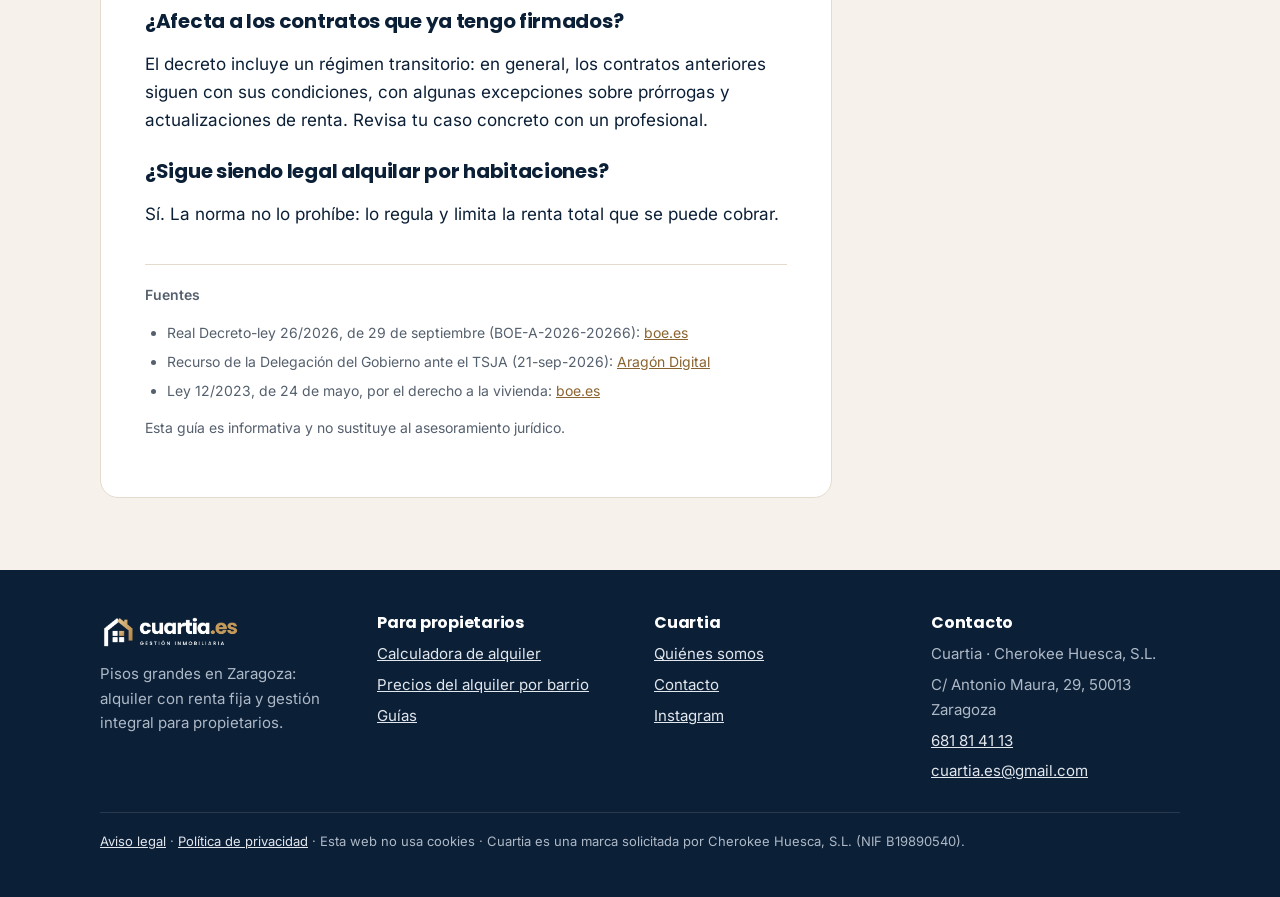
<file: guias/nueva-ley-alquiler-habitaciones-rdl-26-2026/index.html>
<!doctype html>
<html lang="es">
<head>
<meta charset="utf-8">
<meta name="viewport" content="width=device-width, initial-scale=1">
<title>Nueva ley del alquiler por habitaciones (RDL 26/2026) | Cuartia</title>
<meta name="description" content="Qué cambia desde el 1 de octubre de 2026 para los propietarios de Zaragoza: tope a la suma de las rentas de las habitaciones, contratos de temporada y zonas tensionadas.">
<link rel="canonical" href="https://cuartia.es/guias/nueva-ley-alquiler-habitaciones-rdl-26-2026/">
<meta name="robots" content="index, follow, max-image-preview:large">
<meta name="theme-color" content="#0B1F36">
<meta property="og:type" content="article">
<meta property="og:locale" content="es_ES">
<meta property="og:site_name" content="Cuartia">
<meta property="og:title" content="Nueva ley del alquiler por habitaciones (RDL 26/2026) | Cuartia">
<meta property="og:description" content="Qué cambia desde el 1 de octubre de 2026 para los propietarios de Zaragoza: tope a la suma de las rentas de las habitaciones, contratos de temporada y zonas tensionadas.">
<meta property="og:url" content="https://cuartia.es/guias/nueva-ley-alquiler-habitaciones-rdl-26-2026/">
<meta property="og:image" content="https://cuartia.es/img/og-cuartia.jpg">
<meta property="og:image:width" content="1200">
<meta property="og:image:height" content="630">
<meta name="twitter:card" content="summary_large_image">
<link rel="icon" href="/favicon.ico" sizes="any">
<link rel="icon" type="image/png" sizes="32x32" href="/img/favicon-32.png">
<link rel="apple-touch-icon" href="/img/apple-touch-icon.png">
<link rel="preload" href="/fonts/Poppins-800.woff2" as="font" type="font/woff2" crossorigin>
<link rel="stylesheet" href="/fonts/fonts.css">
<link rel="stylesheet" href="/css/site.css">
<script type="application/ld+json">{"@context":"https://schema.org","@graph":[{"@type":["Organization","RealEstateAgent"],"@id":"https://cuartia.es/#organizacion","name":"Cuartia","legalName":"Cherokee Huesca, S.L.","taxID":"B19890540","url":"https://cuartia.es/","logo":"https://cuartia.es/img/favicon-512.png","image":"https://cuartia.es/img/og-cuartia.jpg","email":"cuartia.es@gmail.com","telephone":"+34681814113","description":"Empresa de Zaragoza especializada en pisos grandes (4, 5 o más habitaciones): alquiler con renta fija y gestión integral para propietarios.","address":{"@type":"PostalAddress","streetAddress":"Calle de Antonio Maura, 29, 4.º izquierda","postalCode":"50013","addressLocality":"Zaragoza","addressRegion":"Aragón","addressCountry":"ES"},"areaServed":{"@type":"City","name":"Zaragoza","sameAs":"https://es.wikipedia.org/wiki/Zaragoza"},"sameAs":["https://www.instagram.com/cuartia.es/","https://www.facebook.com/profile.php?id=61594954588556"]},{"@type":"WebSite","@id":"https://cuartia.es/#web","url":"https://cuartia.es/","name":"Cuartia","inLanguage":"es-ES","publisher":{"@id":"https://cuartia.es/#organizacion"}},{"@type":"BreadcrumbList","itemListElement":[{"@type":"ListItem","position":1,"name":"Inicio","item":"https://cuartia.es/"},{"@type":"ListItem","position":2,"name":"Guías","item":"https://cuartia.es/guias/"},{"@type":"ListItem","position":3,"name":"Nueva ley del alquiler por habitaciones","item":"https://cuartia.es/guias/nueva-ley-alquiler-habitaciones-rdl-26-2026/"}]},{"@type":"Article","inLanguage":"es-ES","author":{"@id":"https://cuartia.es/#organizacion"},"publisher":{"@id":"https://cuartia.es/#organizacion"},"image":"https://cuartia.es/img/og-cuartia.jpg","headline":"Nueva ley del alquiler por habitaciones: qué cambia para los propietarios de Zaragoza","datePublished":"2026-09-30","dateModified":"2026-09-30","mainEntityOfPage":"https://cuartia.es/guias/nueva-ley-alquiler-habitaciones-rdl-26-2026/"}]}</script>
</head>
<body>
<header class="top"><div class="wrap">
  <a class="logo" href="/"><img src="/img/logo_blanco.png" alt="Cuartia, gestión inmobiliaria en Zaragoza" width="176" height="40"></a>
  <nav class="menu" aria-label="Menú principal"><a href="/">Inicio</a><a href="/guias/" aria-current="page">Guías</a><a href="/precios-alquiler-zaragoza/">Precios por barrio</a><a href="/calculadora-alquiler-zaragoza/">Calculadora</a><a href="/quienes-somos/">Quiénes somos</a><a class="cta" href="/#propuesta">Pedir propuesta</a></nav>
</div></header>
<main>
<div class="wrap">
<nav class="crumbs" aria-label="Estás en"><a href="/">Inicio</a> › <a href="/guias/">Guías</a> › <span>Nueva ley del alquiler por habitaciones</span></nav>
<div class="page-head">
  <p class="eyebrow">Guía legal · Zaragoza</p>
  <h1>Nueva ley del alquiler por habitaciones: qué cambia para los propietarios de Zaragoza</h1>
  <p class="lead">El Real Decreto-ley 26/2026 regula por primera vez el alquiler por habitaciones y endurece los contratos de temporada. Te explicamos qué dice, qué no aclara y qué deberías hacer si tienes un piso en Zaragoza.</p>
  <p class="meta">Actualizado el 30 de septiembre de 2026 · Por el equipo de Cuartia · Lectura: 6 minutos</p>
</div>
<div class="layout">
<article>
  <p class="answer"><strong>En resumen:</strong> desde el 1 de octubre de 2026, la suma de las rentas de todas las habitaciones alquiladas a la vez en una vivienda no puede superar la renta que tendría el alquiler de la vivienda completa. Además, un contrato de temporada solo es válido si hay un motivo real y acreditable de desplazamiento; si no, pasa a ser un alquiler de vivienda habitual.</p>

  <h2>¿Qué es el Real Decreto-ley 26/2026?</h2>
  <p>Es el <strong>Real Decreto-ley 26/2026, de 29 de septiembre, por el que se adoptan medidas urgentes para la protección de la función social de la vivienda y la ampliación de la oferta de vivienda asequible</strong>. Se publicó en el BOE el 30 de septiembre de 2026 y entra en vigor al día siguiente, el <strong>1 de octubre de 2026</strong>.</p>
  <p>Al ser un real decreto-ley, el Congreso tiene que convalidarlo en los 30 días siguientes a su promulgación (artículo 86 de la Constitución). Si no se convalida, deja de aplicarse. También puede tramitarse después como proyecto de ley, con cambios.</p>

  <h2>El tope a las rentas de las habitaciones</h2>
  <p>Es la novedad más importante para quien alquila por habitaciones. El artículo 3 dice literalmente:</p>
  <blockquote>«La suma de las rentas de los contratos parciales vigentes simultáneamente sobre una misma vivienda no podrá exceder de la renta del contrato de arrendamiento unitario de la vivienda completa.»</blockquote>
  <p>Dicho de forma sencilla: si alquilas un piso de 5 habitaciones por separado, lo que cobras en total por las 5 no puede ser mayor que lo que cobrarías alquilando el piso entero.</p>
  <p>Hasta ahora, alquilar por habitaciones permitía ingresar bastante más que con un alquiler tradicional, a cambio de más gestión. Con este tope, esa diferencia de renta queda limitada por ley.</p>
  <div class="warn"><strong>Lo que la norma no aclara.</strong> El decreto no define qué es exactamente «la renta del contrato de arrendamiento unitario de la vivienda completa» cuando ese contrato no existe (por ejemplo, si el piso nunca se ha alquilado entero). Tampoco menciona de forma expresa el subarriendo ni los casos en que una empresa alquila el piso y lo gestiona por habitaciones. Habrá que esperar a su tramitación, a criterios de la Administración o a los tribunales. Si tienes un caso concreto, consúltalo con un abogado.</div>

  <h2>Qué cambia en los contratos de temporada</h2>
  <p>El decreto también pone condiciones a los alquileres de temporada, que se usaban mucho para habitaciones de estudiantes y trabajadores:</p>
  <ul>
    <li>Tiene que existir <strong>una causa real y acreditable de desplazamiento</strong> del inquilino (estudios, trabajo temporal, tratamiento médico…).</li>
    <li>La duración debe ser de <strong>más de 31 días</strong> y, en general, <strong>no superior a 12 meses</strong>.</li>
    <li>Si el contrato supera los 12 meses sin justificarlo, o si se encadenan <strong>más de dos contratos seguidos</strong> entre las mismas partes sobre la misma vivienda, pasa a considerarse <strong>alquiler de vivienda habitual desde el principio</strong>, con todas sus protecciones (duración mínima, prórrogas, límites de actualización).</li>
  </ul>
  <p>En la práctica: si alquilas a un estudiante de la Universidad de Zaragoza, guarda la matrícula o el documento que justifique el curso. Si el inquilino va a vivir de forma estable, lo correcto es un contrato de vivienda habitual.</p>

  <h2>¿Zaragoza es zona tensionada?</h2>
  <p>A 30 de septiembre de 2026, <strong>no</strong>. El Gobierno de Aragón no ha tramitado la declaración de zonas de mercado residencial tensionado que permite la Ley 12/2023 de vivienda. El 21 de septiembre de 2026, la Delegación del Gobierno recurrió esa negativa ante el Tribunal Superior de Justicia de Aragón.</p>
  <p>Esto importa porque, en una zona tensionada, además del tope del artículo 3, se aplicarían los límites de precio del índice de referencia. Si el tribunal da la razón a la Delegación y Zaragoza acaba declarando zonas tensionadas, las reglas cambiarían otra vez.</p>

  <h2>Qué te recomendamos si tienes un piso en Zaragoza</h2>
  <ol>
    <li><strong>Revisa tus contratos de habitaciones.</strong> Suma lo que cobras por todas las habitaciones y compáralo con lo que valdría el alquiler del piso entero. Puedes calcularlo con nuestra <a href="/calculadora-alquiler-zaragoza/">calculadora de alquiler</a>.</li>
    <li><strong>No firmes contratos de temporada sin causa.</strong> Pide y guarda el documento que acredita el desplazamiento.</li>
    <li><strong>Sigue la convalidación.</strong> Actualizaremos esta guía cuando el Congreso vote el decreto.</li>
    <li><strong>Pide asesoramiento</strong> antes de cambiar la forma de alquilar tu piso.</li>
  </ol>

  <h2>Preguntas frecuentes</h2>
  <h3>¿Desde cuándo se aplica?</h3>
  <p>Desde el 1 de octubre de 2026, día siguiente a su publicación en el BOE.</p>
  <h3>¿Afecta a los contratos que ya tengo firmados?</h3>
  <p>El decreto incluye un régimen transitorio: en general, los contratos anteriores siguen con sus condiciones, con algunas excepciones sobre prórrogas y actualizaciones de renta. Revisa tu caso concreto con un profesional.</p>
  <h3>¿Sigue siendo legal alquilar por habitaciones?</h3>
  <p>Sí. La norma no lo prohíbe: lo regula y limita la renta total que se puede cobrar.</p>

  <div class="sources"><strong>Fuentes</strong>
    <ul>
      <li>Real Decreto-ley 26/2026, de 29 de septiembre (BOE-A-2026-20266): <a href="https://www.boe.es/diario_boe/txt.php?id=BOE-A-2026-20266" rel="noopener">boe.es</a></li>
      <li>Recurso de la Delegación del Gobierno ante el TSJA (21-sep-2026): <a href="https://www.aragondigital.es/articulo/politica/delegacion-gobierno-recurre-rechazo-dga-tramitar-zonas-tensionadas-vivienda/202609211325041009547.html" rel="noopener">Aragón Digital</a></li>
      <li>Ley 12/2023, de 24 de mayo, por el derecho a la vivienda: <a href="https://www.boe.es/buscar/act.php?id=BOE-A-2023-12203" rel="noopener">boe.es</a></li>
    </ul>
    <p>Esta guía es informativa y no sustituye al asesoramiento jurídico.</p>
  </div>
</article>
<aside class="side">
  <div class="box">
    <h2>¿Tienes un piso grande en Zaragoza?</h2>
    <p>Pisos de 4, 5 o más habitaciones. Te llamamos en menos de 24 horas y te hacemos una propuesta por escrito, sin compromiso.</p>
    <a class="btn" href="/#propuesta">Pedir propuesta →</a>
    <p style="margin:14px 0 0">O llámanos: <a href="tel:+34681814113" style="color:#fff"><strong>681 81 41 13</strong></a></p>
  </div>
  <div class="box light">
    <h3>Herramientas gratis</h3>
    <ul>
      <li><a href="/calculadora-alquiler-zaragoza/">¿Por cuánto puedo alquilar mi piso?</a></li>
      <li><a href="/precios-alquiler-zaragoza/">Precio del alquiler por barrio</a></li>
      <li><a href="/guias/nueva-ley-alquiler-habitaciones-rdl-26-2026/">Nueva ley del alquiler por habitaciones</a></li>
    </ul>
  </div>
</aside>
</div>
</div>
</main>
<footer class="site"><div class="wrap">
  <div class="cols">
    <div><a class="logo" href="/"><img src="/img/logo_blanco.png" alt="Cuartia" width="158" height="36"></a>
      <p style="margin:0">Pisos grandes en Zaragoza: alquiler con renta fija y gestión integral para propietarios.</p></div>
    <div><h2>Para propietarios</h2><ul>
      <li><a href="/calculadora-alquiler-zaragoza/">Calculadora de alquiler</a></li>
      <li><a href="/precios-alquiler-zaragoza/">Precios del alquiler por barrio</a></li>
      <li><a href="/guias/">Guías</a></li></ul></div>
    <div><h2>Cuartia</h2><ul>
      <li><a href="/quienes-somos/">Quiénes somos</a></li>
      <li><a href="/contacto/">Contacto</a></li>
      <li><a href="https://www.instagram.com/cuartia.es/" rel="noopener">Instagram</a></li></ul></div>
    <div><h2>Contacto</h2><ul>
      <li>Cuartia · Cherokee Huesca, S.L.</li>
      <li>C/ Antonio Maura, 29, 50013 Zaragoza</li>
      <li><a href="tel:+34681814113">681 81 41 13</a></li>
      <li><a href="mailto:cuartia.es@gmail.com">cuartia.es@gmail.com</a></li></ul></div>
  </div>
  <div class="legal"><a href="/aviso-legal.html">Aviso legal</a> · <a href="/privacidad.html">Política de privacidad</a> · Esta web no usa cookies · Cuartia es una marca solicitada por Cherokee Huesca, S.L. (NIF B19890540).</div>
</div></footer>
<a class="wa" href="https://wa.me/34681814113?text=Hola%2C%20tengo%20un%20piso%20en%20Zaragoza%20y%20quiero%20informaci%C3%B3n%20sobre%20Cuartia." target="_blank" rel="noopener" aria-label="Escríbenos por WhatsApp"><svg viewBox="0 0 32 32" width="30" height="30" fill="#fff" aria-hidden="true"><path d="M16 3a13 13 0 0 0-11.2 19.6L3 29l6.6-1.7A13 13 0 1 0 16 3Zm0 23.7a10.7 10.7 0 0 1-5.5-1.5l-.4-.2-3.9 1 1-3.8-.2-.4A10.7 10.7 0 1 1 16 26.7Zm5.9-8c-.3-.2-1.9-.9-2.2-1s-.5-.2-.7.2-.8 1-1 1.2-.4.2-.7.1a8.8 8.8 0 0 1-4.4-3.8c-.3-.6.3-.5 1-1.7.1-.2 0-.4 0-.6l-1-2.4c-.3-.6-.5-.5-.7-.5h-.6a1.2 1.2 0 0 0-.9.4 3.6 3.6 0 0 0-1.1 2.7 6.3 6.3 0 0 0 1.3 3.3 14.4 14.4 0 0 0 5.5 4.9c2 .9 2.8.9 3.8.8a3.3 3.3 0 0 0 2.2-1.5 2.7 2.7 0 0 0 .2-1.5c-.1-.2-.3-.2-.6-.4Z"/></svg></a>

</body>
</html>
</file>
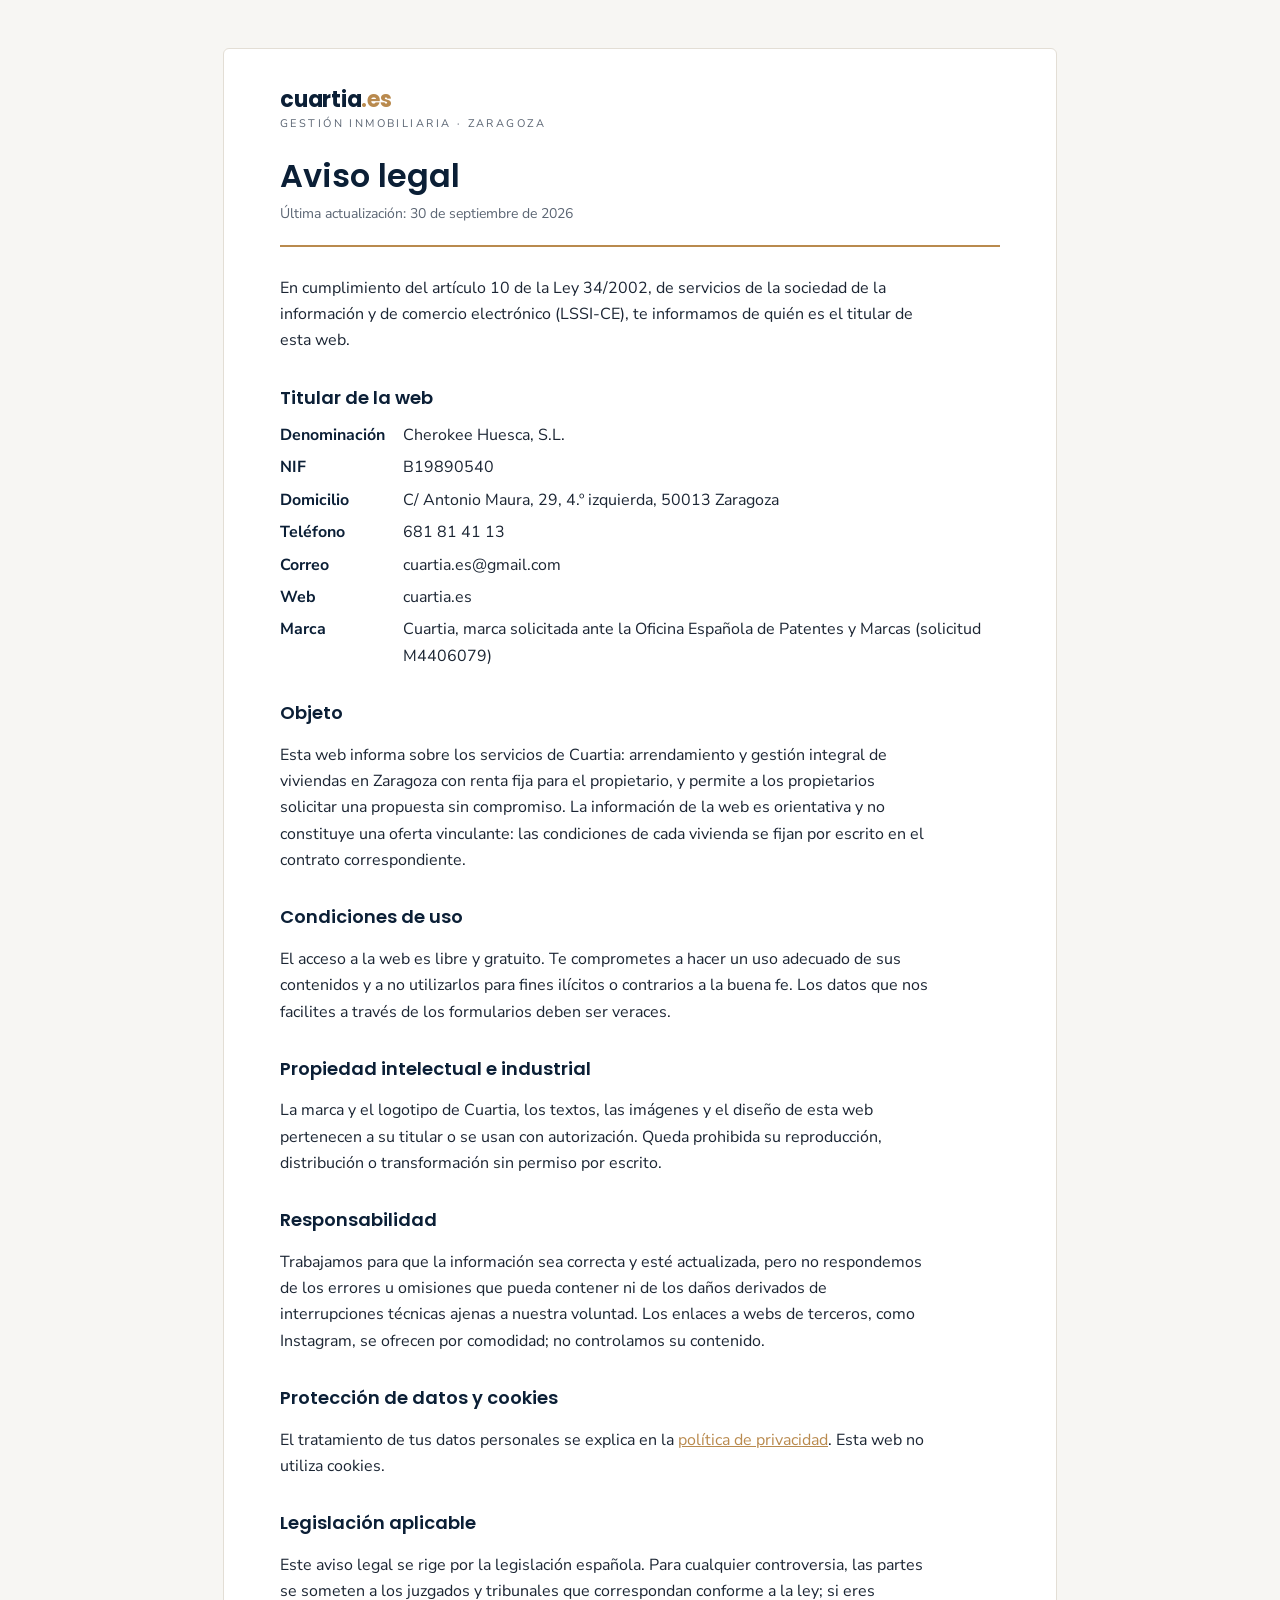
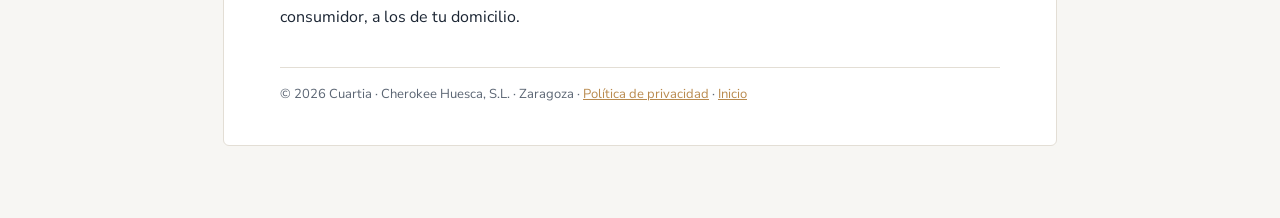
<file: aviso-legal.html>
<!doctype html>
<html lang="es">
<head>
<meta charset="utf-8">
<meta name="viewport" content="width=device-width, initial-scale=1">
<meta name="robots" content="noindex">
<title>Aviso legal · Cuartia Zaragoza</title>
<link rel="icon" href="favicon.ico" sizes="any">
<link rel="icon" type="image/png" sizes="32x32" href="img/favicon-32.png">
<link rel="icon" type="image/png" sizes="16x16" href="img/favicon-16.png">
<link rel="apple-touch-icon" href="img/apple-touch-icon.png">
<link rel="stylesheet" href="fonts/fonts.css">
<style>
  :root {
    --navy: #0B1F36;
    --gold: #B98A4E;
    --bg: #F7F6F3;
    --paper: #FFFFFF;
    --ink: #1B2533;
    --muted: #5B6573;
    --line: #E3DED5;
    --pending: #FFF3DC;
  }
  @media (prefers-color-scheme: dark) {
    :root:not([data-theme="light"]) {
      color-scheme: dark;
      --navy: #E9EDF3;
      --gold: #D8B07A;
      --bg: #0A1624;
      --paper: #0F1E31;
      --ink: #E4E8EE;
      --muted: #9BA7B6;
      --line: #22344B;
      --pending: #3A2E1A;
    }
  }
  :root[data-theme="dark"] {
    color-scheme: dark;
    --navy: #E9EDF3;
    --gold: #D8B07A;
    --bg: #0A1624;
    --paper: #0F1E31;
    --ink: #E4E8EE;
    --muted: #9BA7B6;
    --line: #22344B;
    --pending: #3A2E1A;
  }
  body {
    background: var(--bg);
    color: var(--ink);
    font: 16px/1.65 "Nunito Sans", "Segoe UI", system-ui, sans-serif;
    padding: 40px 16px 64px;
  }
  .doc {
    max-width: 720px;
    margin: 0 auto;
    background: var(--paper);
    border: 1px solid var(--line);
    border-radius: 6px;
    padding: 40px clamp(20px, 5vw, 56px);
  }
  header { border-bottom: 2px solid var(--gold); padding-bottom: 20px; margin-bottom: 28px; }
  .brand { font: 700 22px/1 "Poppins", "Segoe UI", sans-serif; color: var(--navy); letter-spacing: -0.01em; }
  .brand span { color: var(--gold); }
  .tag { font-size: 11px; letter-spacing: 0.22em; text-transform: uppercase; color: var(--muted); margin-top: 4px; }
  h1 { font: 600 clamp(26px, 5vw, 32px)/1.2 "Poppins", "Segoe UI", sans-serif; color: var(--navy); margin: 24px 0 6px; text-wrap: balance; }
  .updated { color: var(--muted); font-size: 14px; margin: 0; }
  h2 { font: 600 18px/1.35 "Poppins", "Segoe UI", sans-serif; color: var(--navy); margin: 32px 0 8px; text-wrap: balance; }
  p, li { max-width: 65ch; }
  ul { padding-left: 20px; margin: 8px 0; }
  li + li { margin-top: 4px; }
  dl { display: grid; grid-template-columns: max-content 1fr; gap: 6px 18px; margin: 12px 0; }
  dt { font-weight: 700; color: var(--navy); }
  dd { margin: 0; }
  @media (max-width: 480px) { dl { grid-template-columns: 1fr; } dd { margin-bottom: 8px; } }
  .p { background: var(--pending); padding: 0 4px; border-radius: 3px; }
  a { color: var(--gold); }
  footer { margin-top: 36px; padding-top: 16px; border-top: 1px solid var(--line); font-size: 13px; color: var(--muted); }
</style>
</head>
<body>

<main class="doc">
  <header>
    <div class="brand">cuartia<span>.es</span></div>
    <div class="tag">Gestión inmobiliaria · Zaragoza</div>
    <h1>Aviso legal</h1>
    <p class="updated">Última actualización: 30 de septiembre de 2026</p>
  </header>

  <p>En cumplimiento del artículo 10 de la Ley 34/2002, de servicios de la sociedad de la información y de comercio electrónico (LSSI-CE), te informamos de quién es el titular de esta web.</p>

  <h2>Titular de la web</h2>
  <dl>
    <dt>Denominación</dt><dd>Cherokee Huesca, S.L.</dd>
    <dt>NIF</dt><dd>B19890540</dd>
    <dt>Domicilio</dt><dd>C/ Antonio Maura, 29, 4.º izquierda, 50013 Zaragoza</dd>
    <dt>Teléfono</dt><dd>681 81 41 13</dd>
    <dt>Correo</dt><dd>cuartia.es@gmail.com</dd>
    <dt>Web</dt><dd>cuartia.es</dd>
    <dt>Marca</dt><dd>Cuartia, marca solicitada ante la Oficina Española de Patentes y Marcas (solicitud M4406079)</dd>
  </dl>

  <h2>Objeto</h2>
  <p>Esta web informa sobre los servicios de Cuartia: arrendamiento y gestión integral de viviendas en Zaragoza con renta fija para el propietario, y permite a los propietarios solicitar una propuesta sin compromiso. La información de la web es orientativa y no constituye una oferta vinculante: las condiciones de cada vivienda se fijan por escrito en el contrato correspondiente.</p>

  <h2>Condiciones de uso</h2>
  <p>El acceso a la web es libre y gratuito. Te comprometes a hacer un uso adecuado de sus contenidos y a no utilizarlos para fines ilícitos o contrarios a la buena fe. Los datos que nos facilites a través de los formularios deben ser veraces.</p>

  <h2>Propiedad intelectual e industrial</h2>
  <p>La marca y el logotipo de Cuartia, los textos, las imágenes y el diseño de esta web pertenecen a su titular o se usan con autorización. Queda prohibida su reproducción, distribución o transformación sin permiso por escrito.</p>

  <h2>Responsabilidad</h2>
  <p>Trabajamos para que la información sea correcta y esté actualizada, pero no respondemos de los errores u omisiones que pueda contener ni de los daños derivados de interrupciones técnicas ajenas a nuestra voluntad. Los enlaces a webs de terceros, como Instagram, se ofrecen por comodidad; no controlamos su contenido.</p>

  <h2>Protección de datos y cookies</h2>
  <p>El tratamiento de tus datos personales se explica en la <a href="privacidad.html">política de privacidad</a>. Esta web no utiliza cookies.</p>

  <h2>Legislación aplicable</h2>
  <p>Este aviso legal se rige por la legislación española. Para cualquier controversia, las partes se someten a los juzgados y tribunales que correspondan conforme a la ley; si eres consumidor, a los de tu domicilio.</p>

  <footer>© 2026 Cuartia · Cherokee Huesca, S.L. · Zaragoza · <a href="privacidad.html">Política de privacidad</a> · <a href="index.html">Inicio</a></footer>
</main>
</body>
</html>
</file>
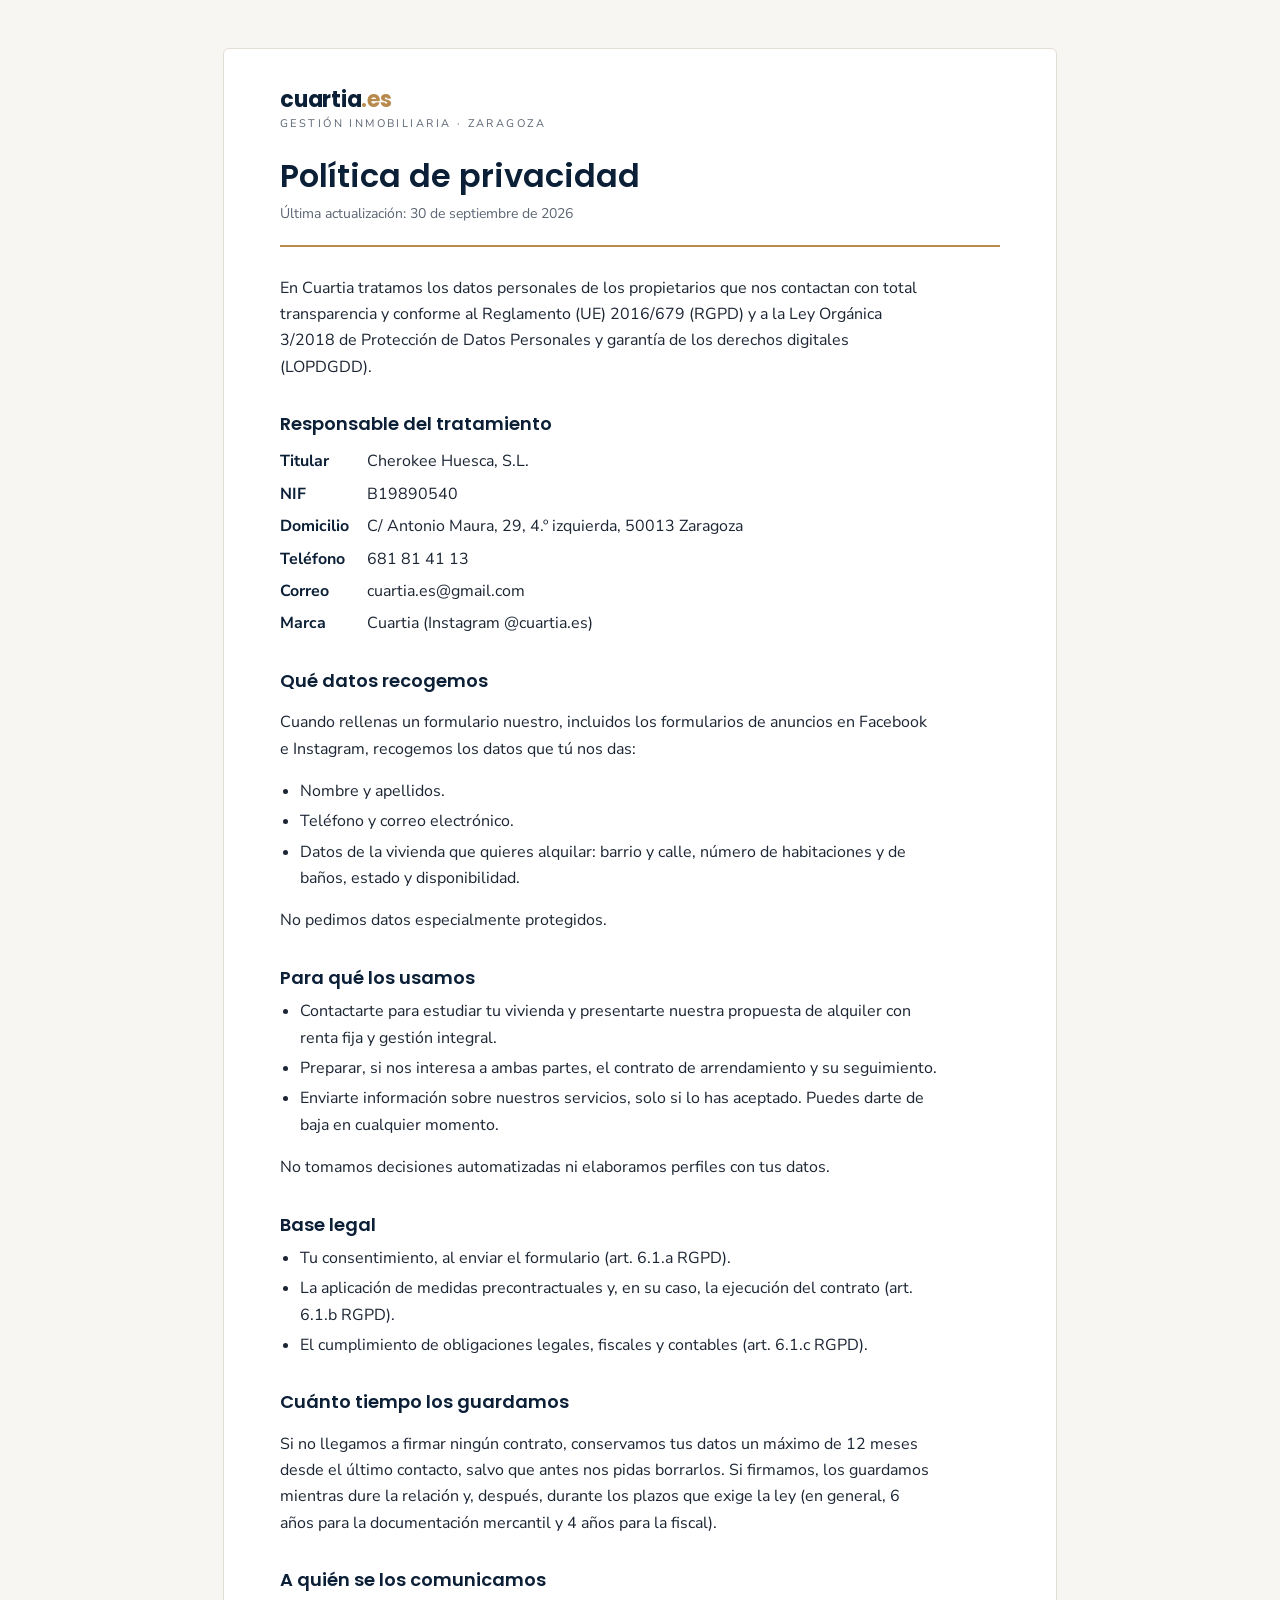
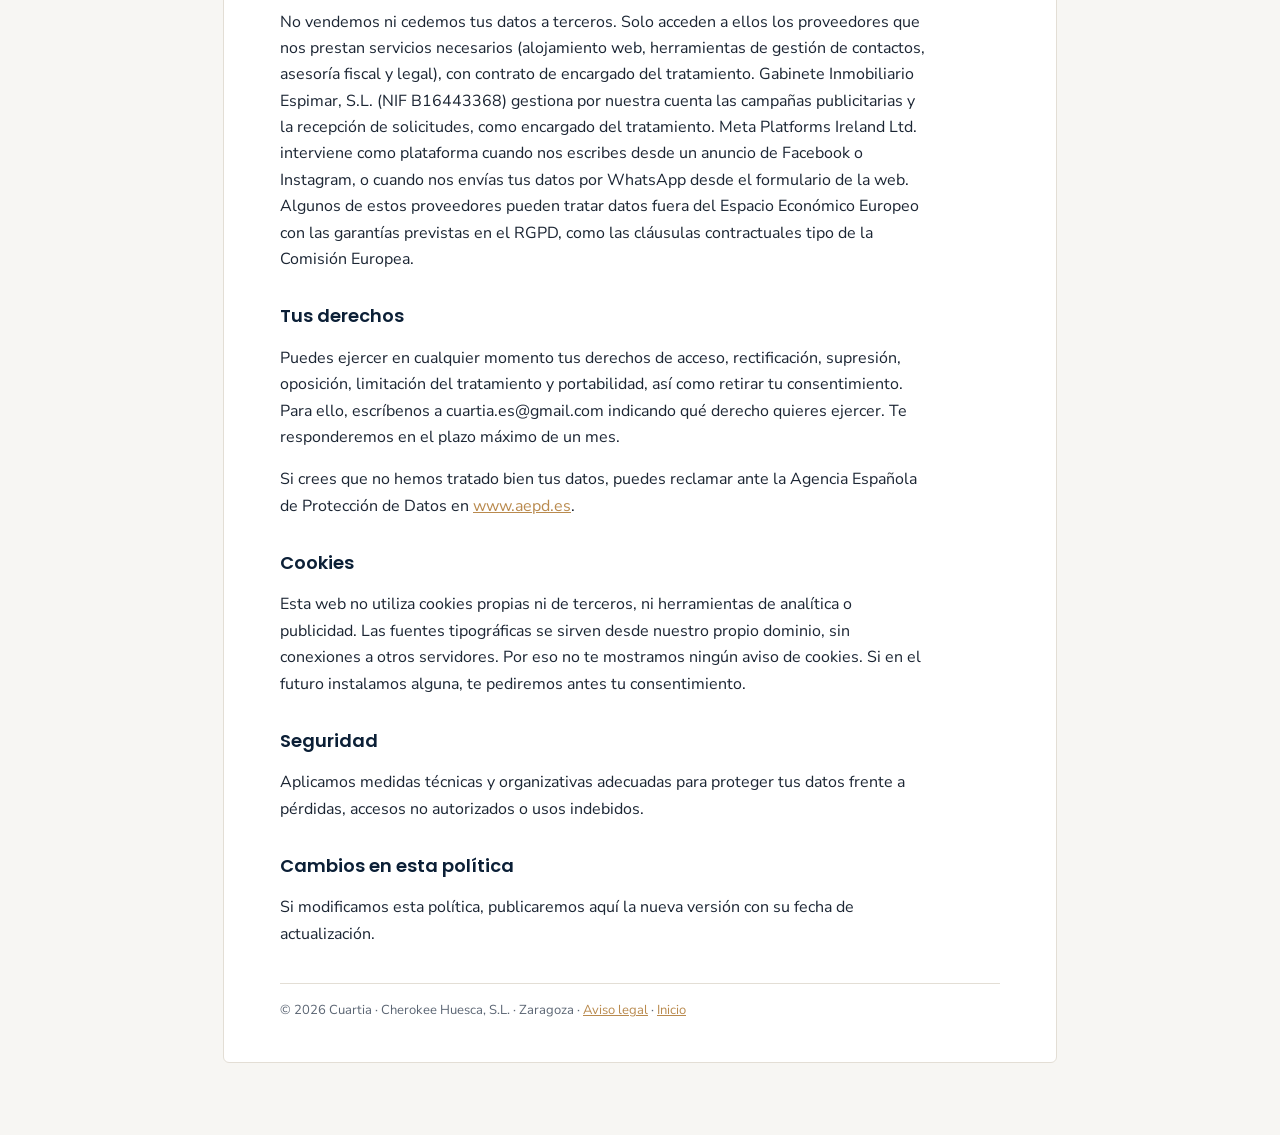
<file: privacidad.html>
<!doctype html>
<html lang="es">
<head>
<meta charset="utf-8">
<meta name="viewport" content="width=device-width, initial-scale=1">
<meta name="robots" content="noindex">
<title>Política de privacidad · Cuartia Zaragoza</title>
<link rel="icon" href="favicon.ico" sizes="any">
<link rel="icon" type="image/png" sizes="32x32" href="img/favicon-32.png">
<link rel="icon" type="image/png" sizes="16x16" href="img/favicon-16.png">
<link rel="apple-touch-icon" href="img/apple-touch-icon.png">
<link rel="stylesheet" href="fonts/fonts.css">
<style>
  :root {
    --navy: #0B1F36;
    --gold: #B98A4E;
    --bg: #F7F6F3;
    --paper: #FFFFFF;
    --ink: #1B2533;
    --muted: #5B6573;
    --line: #E3DED5;
    --pending: #FFF3DC;
  }
  @media (prefers-color-scheme: dark) {
    :root:not([data-theme="light"]) {
      color-scheme: dark;
      --navy: #E9EDF3;
      --gold: #D8B07A;
      --bg: #0A1624;
      --paper: #0F1E31;
      --ink: #E4E8EE;
      --muted: #9BA7B6;
      --line: #22344B;
      --pending: #3A2E1A;
    }
  }
  :root[data-theme="dark"] {
    color-scheme: dark;
    --navy: #E9EDF3;
    --gold: #D8B07A;
    --bg: #0A1624;
    --paper: #0F1E31;
    --ink: #E4E8EE;
    --muted: #9BA7B6;
    --line: #22344B;
    --pending: #3A2E1A;
  }
  body {
    background: var(--bg);
    color: var(--ink);
    font: 16px/1.65 "Nunito Sans", "Segoe UI", system-ui, sans-serif;
    padding: 40px 16px 64px;
  }
  .doc {
    max-width: 720px;
    margin: 0 auto;
    background: var(--paper);
    border: 1px solid var(--line);
    border-radius: 6px;
    padding: 40px clamp(20px, 5vw, 56px);
  }
  header { border-bottom: 2px solid var(--gold); padding-bottom: 20px; margin-bottom: 28px; }
  .brand { font: 700 22px/1 "Poppins", "Segoe UI", sans-serif; color: var(--navy); letter-spacing: -0.01em; }
  .brand span { color: var(--gold); }
  .tag { font-size: 11px; letter-spacing: 0.22em; text-transform: uppercase; color: var(--muted); margin-top: 4px; }
  h1 { font: 600 clamp(26px, 5vw, 32px)/1.2 "Poppins", "Segoe UI", sans-serif; color: var(--navy); margin: 24px 0 6px; text-wrap: balance; }
  .updated { color: var(--muted); font-size: 14px; margin: 0; }
  h2 { font: 600 18px/1.35 "Poppins", "Segoe UI", sans-serif; color: var(--navy); margin: 32px 0 8px; text-wrap: balance; }
  p, li { max-width: 65ch; }
  ul { padding-left: 20px; margin: 8px 0; }
  li + li { margin-top: 4px; }
  dl { display: grid; grid-template-columns: max-content 1fr; gap: 6px 18px; margin: 12px 0; }
  dt { font-weight: 700; color: var(--navy); }
  dd { margin: 0; }
  @media (max-width: 480px) { dl { grid-template-columns: 1fr; } dd { margin-bottom: 8px; } }
  .p { background: var(--pending); padding: 0 4px; border-radius: 3px; }
  a { color: var(--gold); }
  footer { margin-top: 36px; padding-top: 16px; border-top: 1px solid var(--line); font-size: 13px; color: var(--muted); }
</style>
</head>
<body>

<main class="doc">
  <header>
    <div class="brand">cuartia<span>.es</span></div>
    <div class="tag">Gestión inmobiliaria · Zaragoza</div>
    <h1>Política de privacidad</h1>
    <p class="updated">Última actualización: 30 de septiembre de 2026</p>
  </header>

  <p>En Cuartia tratamos los datos personales de los propietarios que nos contactan con total transparencia y conforme al Reglamento (UE) 2016/679 (RGPD) y a la Ley Orgánica 3/2018 de Protección de Datos Personales y garantía de los derechos digitales (LOPDGDD).</p>

  <h2>Responsable del tratamiento</h2>
  <dl>
    <dt>Titular</dt><dd>Cherokee Huesca, S.L.</dd>
    <dt>NIF</dt><dd>B19890540</dd>
    <dt>Domicilio</dt><dd>C/ Antonio Maura, 29, 4.º izquierda, 50013 Zaragoza</dd>
    <dt>Teléfono</dt><dd>681 81 41 13</dd>
    <dt>Correo</dt><dd>cuartia.es@gmail.com</dd>
    <dt>Marca</dt><dd>Cuartia (Instagram @cuartia.es)</dd>
  </dl>

  <h2>Qué datos recogemos</h2>
  <p>Cuando rellenas un formulario nuestro, incluidos los formularios de anuncios en Facebook e Instagram, recogemos los datos que tú nos das:</p>
  <ul>
    <li>Nombre y apellidos.</li>
    <li>Teléfono y correo electrónico.</li>
    <li>Datos de la vivienda que quieres alquilar: barrio y calle, número de habitaciones y de baños, estado y disponibilidad.</li>
  </ul>
  <p>No pedimos datos especialmente protegidos.</p>

  <h2>Para qué los usamos</h2>
  <ul>
    <li>Contactarte para estudiar tu vivienda y presentarte nuestra propuesta de alquiler con renta fija y gestión integral.</li>
    <li>Preparar, si nos interesa a ambas partes, el contrato de arrendamiento y su seguimiento.</li>
    <li>Enviarte información sobre nuestros servicios, solo si lo has aceptado. Puedes darte de baja en cualquier momento.</li>
  </ul>
  <p>No tomamos decisiones automatizadas ni elaboramos perfiles con tus datos.</p>

  <h2>Base legal</h2>
  <ul>
    <li>Tu consentimiento, al enviar el formulario (art. 6.1.a RGPD).</li>
    <li>La aplicación de medidas precontractuales y, en su caso, la ejecución del contrato (art. 6.1.b RGPD).</li>
    <li>El cumplimiento de obligaciones legales, fiscales y contables (art. 6.1.c RGPD).</li>
  </ul>

  <h2>Cuánto tiempo los guardamos</h2>
  <p>Si no llegamos a firmar ningún contrato, conservamos tus datos un máximo de 12 meses desde el último contacto, salvo que antes nos pidas borrarlos. Si firmamos, los guardamos mientras dure la relación y, después, durante los plazos que exige la ley (en general, 6 años para la documentación mercantil y 4 años para la fiscal).</p>

  <h2>A quién se los comunicamos</h2>
  <p>No vendemos ni cedemos tus datos a terceros. Solo acceden a ellos los proveedores que nos prestan servicios necesarios (alojamiento web, herramientas de gestión de contactos, asesoría fiscal y legal), con contrato de encargado del tratamiento. Gabinete Inmobiliario Espimar, S.L. (NIF B16443368) gestiona por nuestra cuenta las campañas publicitarias y la recepción de solicitudes, como encargado del tratamiento. Meta Platforms Ireland Ltd. interviene como plataforma cuando nos escribes desde un anuncio de Facebook o Instagram, o cuando nos envías tus datos por WhatsApp desde el formulario de la web. Algunos de estos proveedores pueden tratar datos fuera del Espacio Económico Europeo con las garantías previstas en el RGPD, como las cláusulas contractuales tipo de la Comisión Europea.</p>

  <h2>Tus derechos</h2>
  <p>Puedes ejercer en cualquier momento tus derechos de acceso, rectificación, supresión, oposición, limitación del tratamiento y portabilidad, así como retirar tu consentimiento. Para ello, escríbenos a cuartia.es@gmail.com indicando qué derecho quieres ejercer. Te responderemos en el plazo máximo de un mes.</p>
  <p>Si crees que no hemos tratado bien tus datos, puedes reclamar ante la Agencia Española de Protección de Datos en <a href="https://www.aepd.es" target="_blank" rel="noopener">www.aepd.es</a>.</p>

  <h2>Cookies</h2>
  <p>Esta web no utiliza cookies propias ni de terceros, ni herramientas de analítica o publicidad. Las fuentes tipográficas se sirven desde nuestro propio dominio, sin conexiones a otros servidores. Por eso no te mostramos ningún aviso de cookies. Si en el futuro instalamos alguna, te pediremos antes tu consentimiento.</p>

  <h2>Seguridad</h2>
  <p>Aplicamos medidas técnicas y organizativas adecuadas para proteger tus datos frente a pérdidas, accesos no autorizados o usos indebidos.</p>

  <h2>Cambios en esta política</h2>
  <p>Si modificamos esta política, publicaremos aquí la nueva versión con su fecha de actualización.</p>

  <footer>© 2026 Cuartia · Cherokee Huesca, S.L. · Zaragoza · <a href="aviso-legal.html">Aviso legal</a> · <a href="index.html">Inicio</a></footer>
</main>
</body>
</html>
</file>
<file: fonts/fonts.css>
@font-face {
  font-family: 'Inter';
  font-style: normal;
  font-weight: 400;
  font-display: swap;
  src: url(Inter-400.woff2) format('woff2');
  unicode-range: U+0000-00FF, U+0131, U+0152-0153, U+02BB-02BC, U+02C6, U+02DA, U+02DC, U+0304, U+0308, U+0329, U+2000-206F, U+20AC, U+2122, U+2191, U+2193, U+2212, U+2215, U+FEFF, U+FFFD;
}

@font-face {
  font-family: 'Inter';
  font-style: normal;
  font-weight: 500;
  font-display: swap;
  src: url(Inter-500.woff2) format('woff2');
  unicode-range: U+0000-00FF, U+0131, U+0152-0153, U+02BB-02BC, U+02C6, U+02DA, U+02DC, U+0304, U+0308, U+0329, U+2000-206F, U+20AC, U+2122, U+2191, U+2193, U+2212, U+2215, U+FEFF, U+FFFD;
}

@font-face {
  font-family: 'Inter';
  font-style: normal;
  font-weight: 600;
  font-display: swap;
  src: url(Inter-600.woff2) format('woff2');
  unicode-range: U+0000-00FF, U+0131, U+0152-0153, U+02BB-02BC, U+02C6, U+02DA, U+02DC, U+0304, U+0308, U+0329, U+2000-206F, U+20AC, U+2122, U+2191, U+2193, U+2212, U+2215, U+FEFF, U+FFFD;
}

@font-face {
  font-family: 'Nunito Sans';
  font-style: normal;
  font-weight: 400;
  font-stretch: 100%;
  font-display: swap;
  src: url(NunitoSans-400.woff2) format('woff2');
  unicode-range: U+0000-00FF, U+0131, U+0152-0153, U+02BB-02BC, U+02C6, U+02DA, U+02DC, U+0304, U+0308, U+0329, U+2000-206F, U+20AC, U+2122, U+2191, U+2193, U+2212, U+2215, U+FEFF, U+FFFD;
}

@font-face {
  font-family: 'Nunito Sans';
  font-style: normal;
  font-weight: 600;
  font-stretch: 100%;
  font-display: swap;
  src: url(NunitoSans-600.woff2) format('woff2');
  unicode-range: U+0000-00FF, U+0131, U+0152-0153, U+02BB-02BC, U+02C6, U+02DA, U+02DC, U+0304, U+0308, U+0329, U+2000-206F, U+20AC, U+2122, U+2191, U+2193, U+2212, U+2215, U+FEFF, U+FFFD;
}

@font-face {
  font-family: 'Nunito Sans';
  font-style: normal;
  font-weight: 700;
  font-stretch: 100%;
  font-display: swap;
  src: url(NunitoSans-700.woff2) format('woff2');
  unicode-range: U+0000-00FF, U+0131, U+0152-0153, U+02BB-02BC, U+02C6, U+02DA, U+02DC, U+0304, U+0308, U+0329, U+2000-206F, U+20AC, U+2122, U+2191, U+2193, U+2212, U+2215, U+FEFF, U+FFFD;
}

@font-face {
  font-family: 'Poppins';
  font-style: normal;
  font-weight: 600;
  font-display: swap;
  src: url(Poppins-600.woff2) format('woff2');
  unicode-range: U+0000-00FF, U+0131, U+0152-0153, U+02BB-02BC, U+02C6, U+02DA, U+02DC, U+0304, U+0308, U+0329, U+2000-206F, U+20AC, U+2122, U+2191, U+2193, U+2212, U+2215, U+FEFF, U+FFFD;
}

@font-face {
  font-family: 'Poppins';
  font-style: normal;
  font-weight: 700;
  font-display: swap;
  src: url(Poppins-700.woff2) format('woff2');
  unicode-range: U+0000-00FF, U+0131, U+0152-0153, U+02BB-02BC, U+02C6, U+02DA, U+02DC, U+0304, U+0308, U+0329, U+2000-206F, U+20AC, U+2122, U+2191, U+2193, U+2212, U+2215, U+FEFF, U+FFFD;
}

@font-face {
  font-family: 'Poppins';
  font-style: normal;
  font-weight: 800;
  font-display: swap;
  src: url(Poppins-800.woff2) format('woff2');
  unicode-range: U+0000-00FF, U+0131, U+0152-0153, U+02BB-02BC, U+02C6, U+02DA, U+02DC, U+0304, U+0308, U+0329, U+2000-206F, U+20AC, U+2122, U+2191, U+2193, U+2212, U+2215, U+FEFF, U+FFFD;
}
</file>
<file: css/site.css>
/* Estilos comunes de las páginas interiores de cuartia.es */
:root {
  --navy: #0B1F36;
  --navy-2: #13294A;
  --gold: #C49A5C;
  --gold-dk: #8A6330;
  --cream: #F6F1EA;
  --paper: #FFFFFF;
  --ink: #0B1F36;
  --muted: #55606E;
  --line: #E4DBCD;
  --note: #FFF6E5;
  --warn: #FDECEA;
}
* { box-sizing: border-box; }
html { scroll-behavior: smooth; }
body { margin: 0; font: 17px/1.65 Inter, "Segoe UI", system-ui, sans-serif; color: var(--ink); background: var(--cream); }
img { max-width: 100%; height: auto; display: block; }
a { color: var(--gold-dk); }
.wrap { max-width: 1120px; margin: 0 auto; padding-inline: 20px; }
h1, h2, h3 { font-family: Poppins, "Segoe UI", sans-serif; line-height: 1.15; letter-spacing: -0.015em; margin: 0; text-wrap: balance; color: var(--navy); }

/* Cabecera y menú */
header.top { background: var(--navy); }
header.top .wrap { display: flex; flex-wrap: wrap; gap: 12px 24px; justify-content: space-between; align-items: center; padding-block: 16px; }
header.top .logo img { height: 40px; width: auto; }
nav.menu { display: flex; flex-wrap: wrap; gap: 6px 20px; align-items: center; }
nav.menu a { color: #E2E7EE; text-decoration: none; font: 500 15px Inter, sans-serif; }
nav.menu a:hover, nav.menu a[aria-current="page"] { color: var(--gold); }
nav.menu a.cta { color: var(--navy); background: var(--gold); padding: 9px 16px; border-radius: 999px; font-weight: 600; }
nav.menu a.cta:hover { color: var(--navy); background: #D4AE74; }

/* Migas de pan */
.crumbs { font-size: 14px; color: var(--muted); padding-top: 22px; }
.crumbs a { color: var(--muted); }

/* Cabecera de página */
.page-head { padding: 18px 0 8px; }
.page-head h1 { font-size: clamp(30px, 4.6vw, 46px); font-weight: 800; margin: 8px 0 14px; }
.page-head .lead { font-size: clamp(18px, 2vw, 20px); color: var(--muted); max-width: 70ch; margin: 0; }
.meta { font-size: 14px; color: var(--muted); margin-top: 14px; }
.eyebrow { font: 700 13px/1 Poppins, sans-serif; letter-spacing: .2em; text-transform: uppercase; color: var(--gold-dk); }

/* Cuerpo del artículo */
.layout { display: grid; grid-template-columns: minmax(0, 1fr) 300px; gap: 48px; align-items: start; padding-block: 28px 72px; }
@media (max-width: 900px) { .layout { grid-template-columns: 1fr; } }
article { background: var(--paper); border: 1px solid var(--line); border-radius: 18px; padding: clamp(22px, 4vw, 44px); }
article h2 { font-size: clamp(22px, 2.6vw, 28px); margin: 38px 0 12px; }
article h2:first-child { margin-top: 0; }
article h3 { font-size: 20px; margin: 26px 0 8px; }
article p, article li { max-width: 72ch; }
article ul, article ol { padding-left: 22px; }
article li + li { margin-top: 6px; }
.answer { background: var(--cream); border-left: 4px solid var(--gold); padding: 16px 20px; border-radius: 0 12px 12px 0; margin: 0 0 8px; }
.note { background: var(--note); border: 1px solid #F0DDB6; padding: 16px 20px; border-radius: 12px; }
.warn { background: var(--warn); border: 1px solid #F3C6C0; padding: 16px 20px; border-radius: 12px; }
blockquote { margin: 16px 0; padding: 14px 20px; border-left: 4px solid var(--navy); background: #F3F5F8; border-radius: 0 12px 12px 0; font-style: italic; }
.table-wrap { overflow-x: auto; margin: 16px 0; }
table { border-collapse: collapse; width: 100%; font-size: 16px; }
th, td { text-align: left; padding: 10px 12px; border-bottom: 1px solid var(--line); }
th { font: 600 15px Poppins, sans-serif; color: var(--navy); background: #F8F4EE; }
td.num, th.num { text-align: right; font-variant-numeric: tabular-nums; }
.sources { font-size: 14px; color: var(--muted); border-top: 1px solid var(--line); margin-top: 36px; padding-top: 18px; }
.sources li { word-break: break-word; }

/* Barra lateral */
aside.side { position: sticky; top: 20px; display: grid; gap: 16px; }
@media (max-width: 900px) { aside.side { position: static; } }
.box { background: var(--navy); color: #fff; border-radius: 18px; padding: 24px; }
.box h2, .box h3 { color: #fff; font-size: 21px; margin-bottom: 8px; }
.box p { color: #C9D2DE; margin: 0 0 16px; font-size: 16px; }
.box.light { background: var(--paper); color: var(--ink); border: 1px solid var(--line); }
.box.light h2, .box.light h3 { color: var(--navy); }
.box.light p { color: var(--muted); }
.box ul { margin: 0; padding-left: 18px; }
.btn { display: inline-flex; align-items: center; gap: 8px; background: var(--gold); color: var(--navy); font: 700 16px Poppins, sans-serif; padding: 13px 22px; border-radius: 999px; text-decoration: none; border: 0; cursor: pointer; }
.btn:hover { background: #D4AE74; }
.btn.ghost { background: transparent; color: var(--navy); border: 2px solid var(--navy); }

/* Tarjetas de listado */
.cards { display: grid; grid-template-columns: repeat(auto-fit, minmax(260px, 1fr)); gap: 18px; padding-block: 24px 72px; }
.cards a.card { display: block; background: var(--paper); border: 1px solid var(--line); border-radius: 18px; padding: 24px; text-decoration: none; color: var(--ink); transition: border-color .15s; }
.cards a.card:hover { border-color: var(--gold); }
.cards .card h2 { font-size: 21px; margin: 8px 0 8px; }
.cards .card p { color: var(--muted); margin: 0; font-size: 16px; }
.tag { font: 600 12px Inter, sans-serif; letter-spacing: .08em; text-transform: uppercase; color: var(--gold-dk); }

/* Calculadora */
.calc { display: grid; gap: 14px; }
.calc label { font: 600 15px Inter, sans-serif; display: grid; gap: 6px; }
.calc input, .calc select { font: 16px Inter, sans-serif; padding: 12px 14px; border: 1px solid #CFC5B5; border-radius: 12px; background: #FFFDF9; color: var(--ink); width: 100%; }
.calc .row2 { display: grid; grid-template-columns: 1fr 1fr; gap: 12px; }
@media (max-width: 520px) { .calc .row2 { grid-template-columns: 1fr; } }
.result { background: var(--navy); color: #fff; border-radius: 16px; padding: 22px 24px; }
.result .big { font: 800 clamp(30px, 5vw, 42px)/1.1 Poppins, sans-serif; color: var(--gold); }
.result p { color: #C9D2DE; margin: 6px 0 0; }

/* Pie */
footer.site { background: var(--navy); color: #AEB9C7; font-size: 15px; padding-block: 44px; }
footer.site .cols { display: grid; grid-template-columns: repeat(auto-fit, minmax(200px, 1fr)); gap: 28px; }
footer.site h2 { color: #fff; font-size: 16px; margin-bottom: 10px; }
footer.site ul { list-style: none; padding: 0; margin: 0; }
footer.site li + li { margin-top: 6px; }
footer.site a { color: #E2E7EE; }
footer.site .logo img { height: 36px; width: auto; margin-bottom: 12px; }
footer.site .legal { border-top: 1px solid rgba(255,255,255,.12); margin-top: 28px; padding-top: 18px; font-size: 13px; }

@media (prefers-reduced-motion: reduce) { html { scroll-behavior: auto; } }

/* Botón flotante de WhatsApp */
.wa { position: fixed; right: 18px; bottom: 18px; z-index: 50; width: 58px; height: 58px; border-radius: 50%; background: #25D366; display: grid; place-items: center; box-shadow: 0 6px 18px rgba(0,0,0,.25); }
</file>
